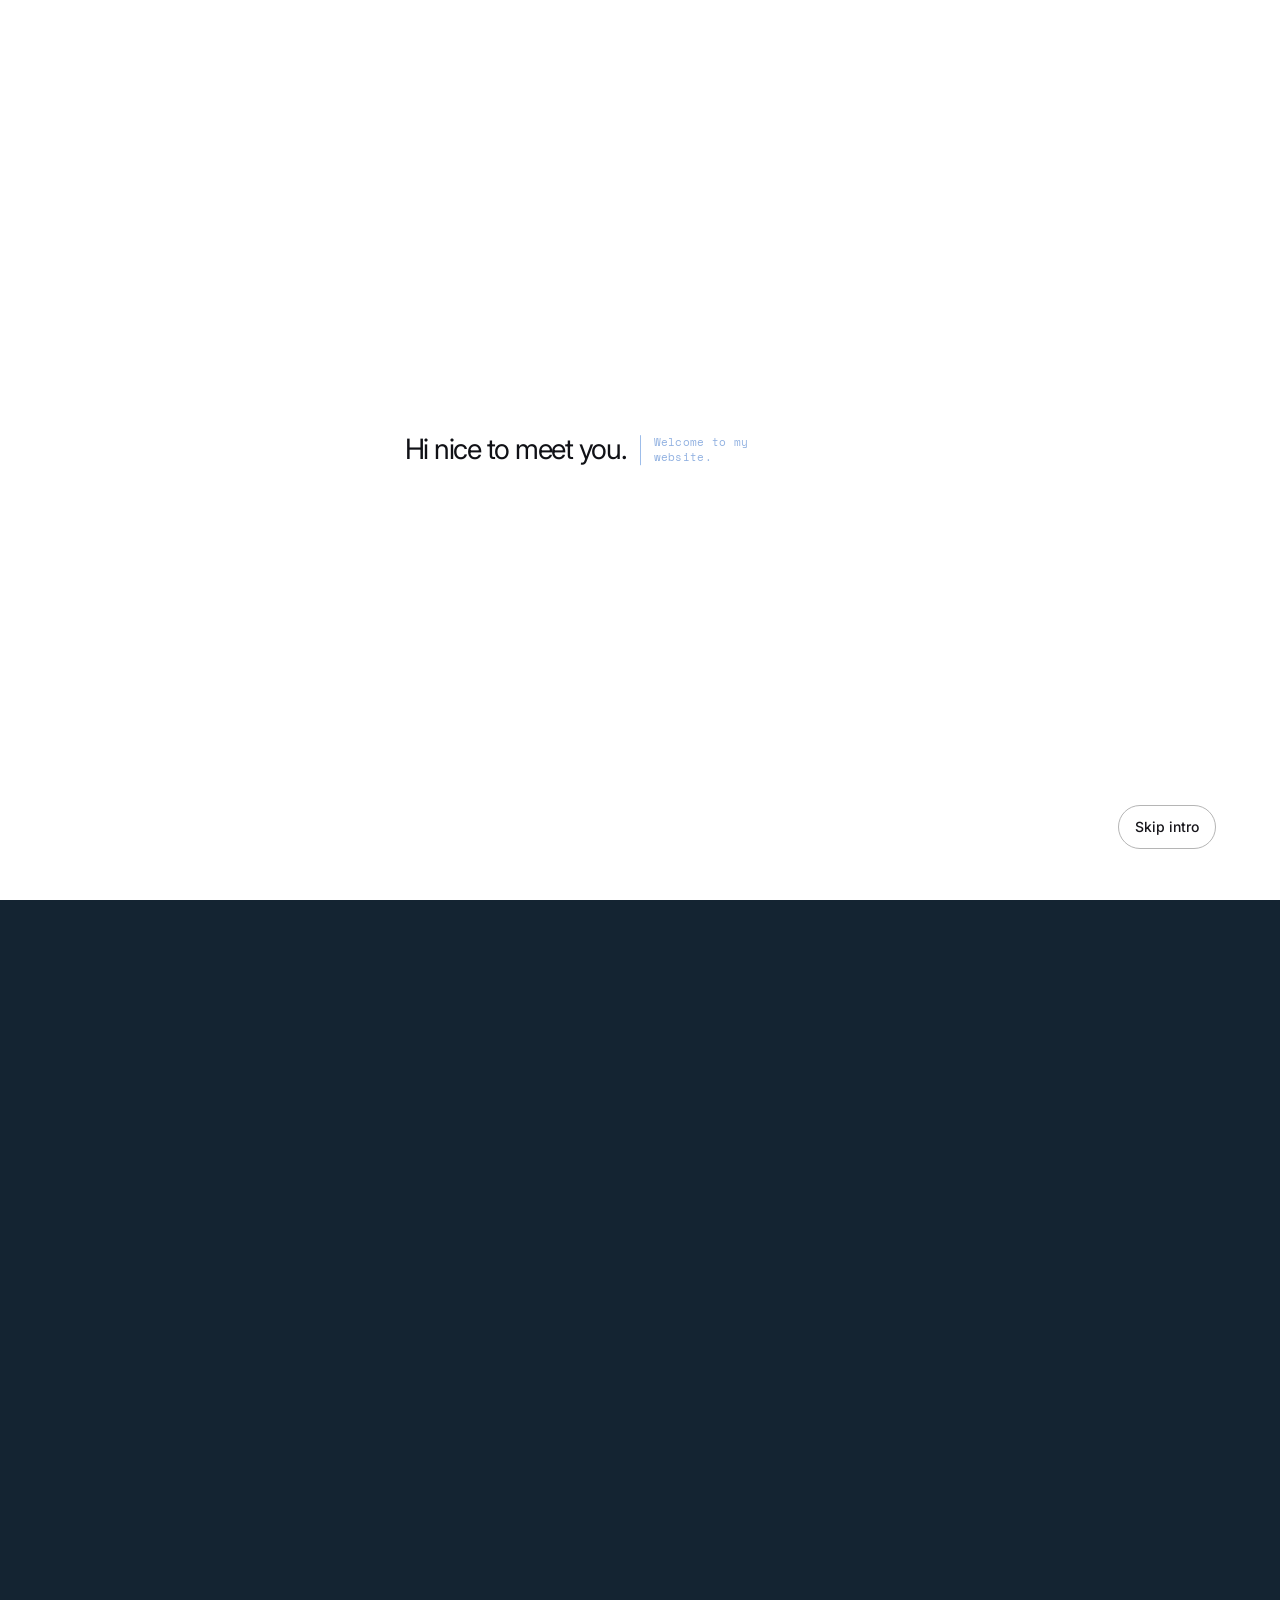
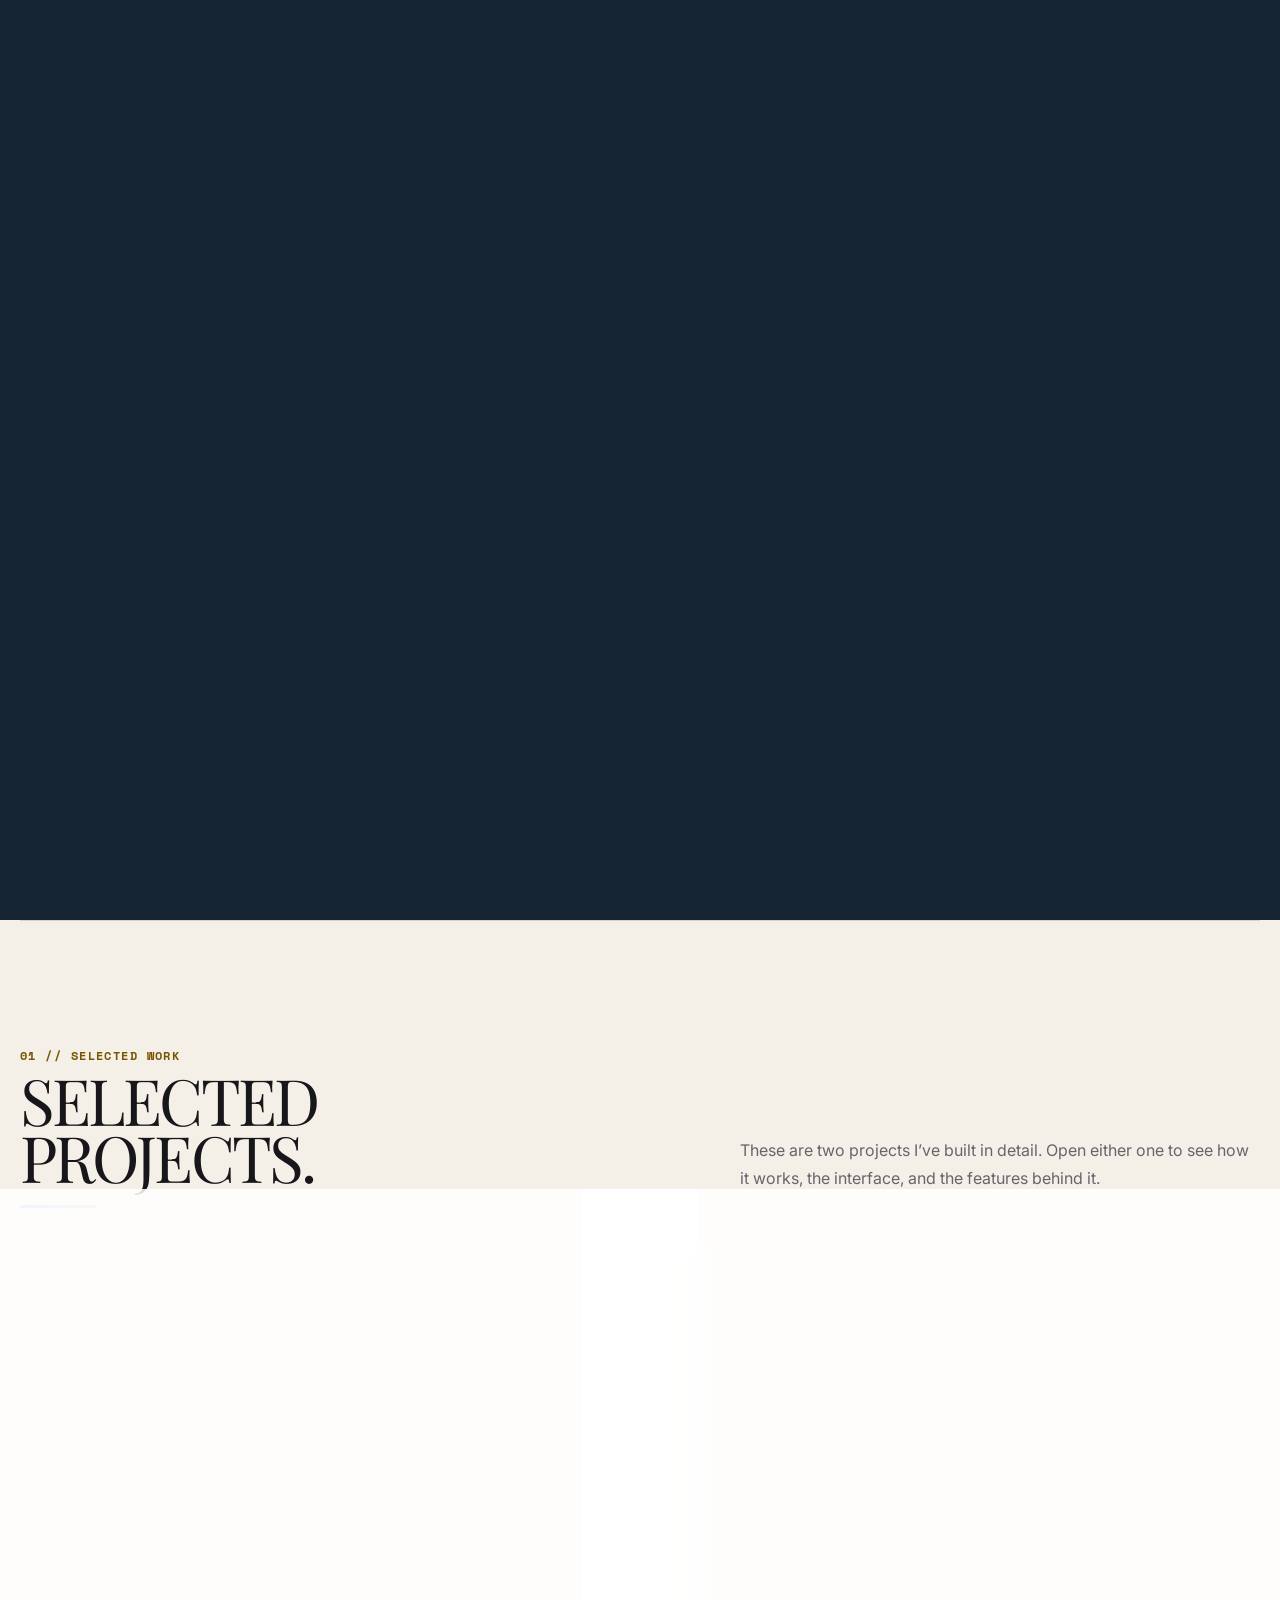
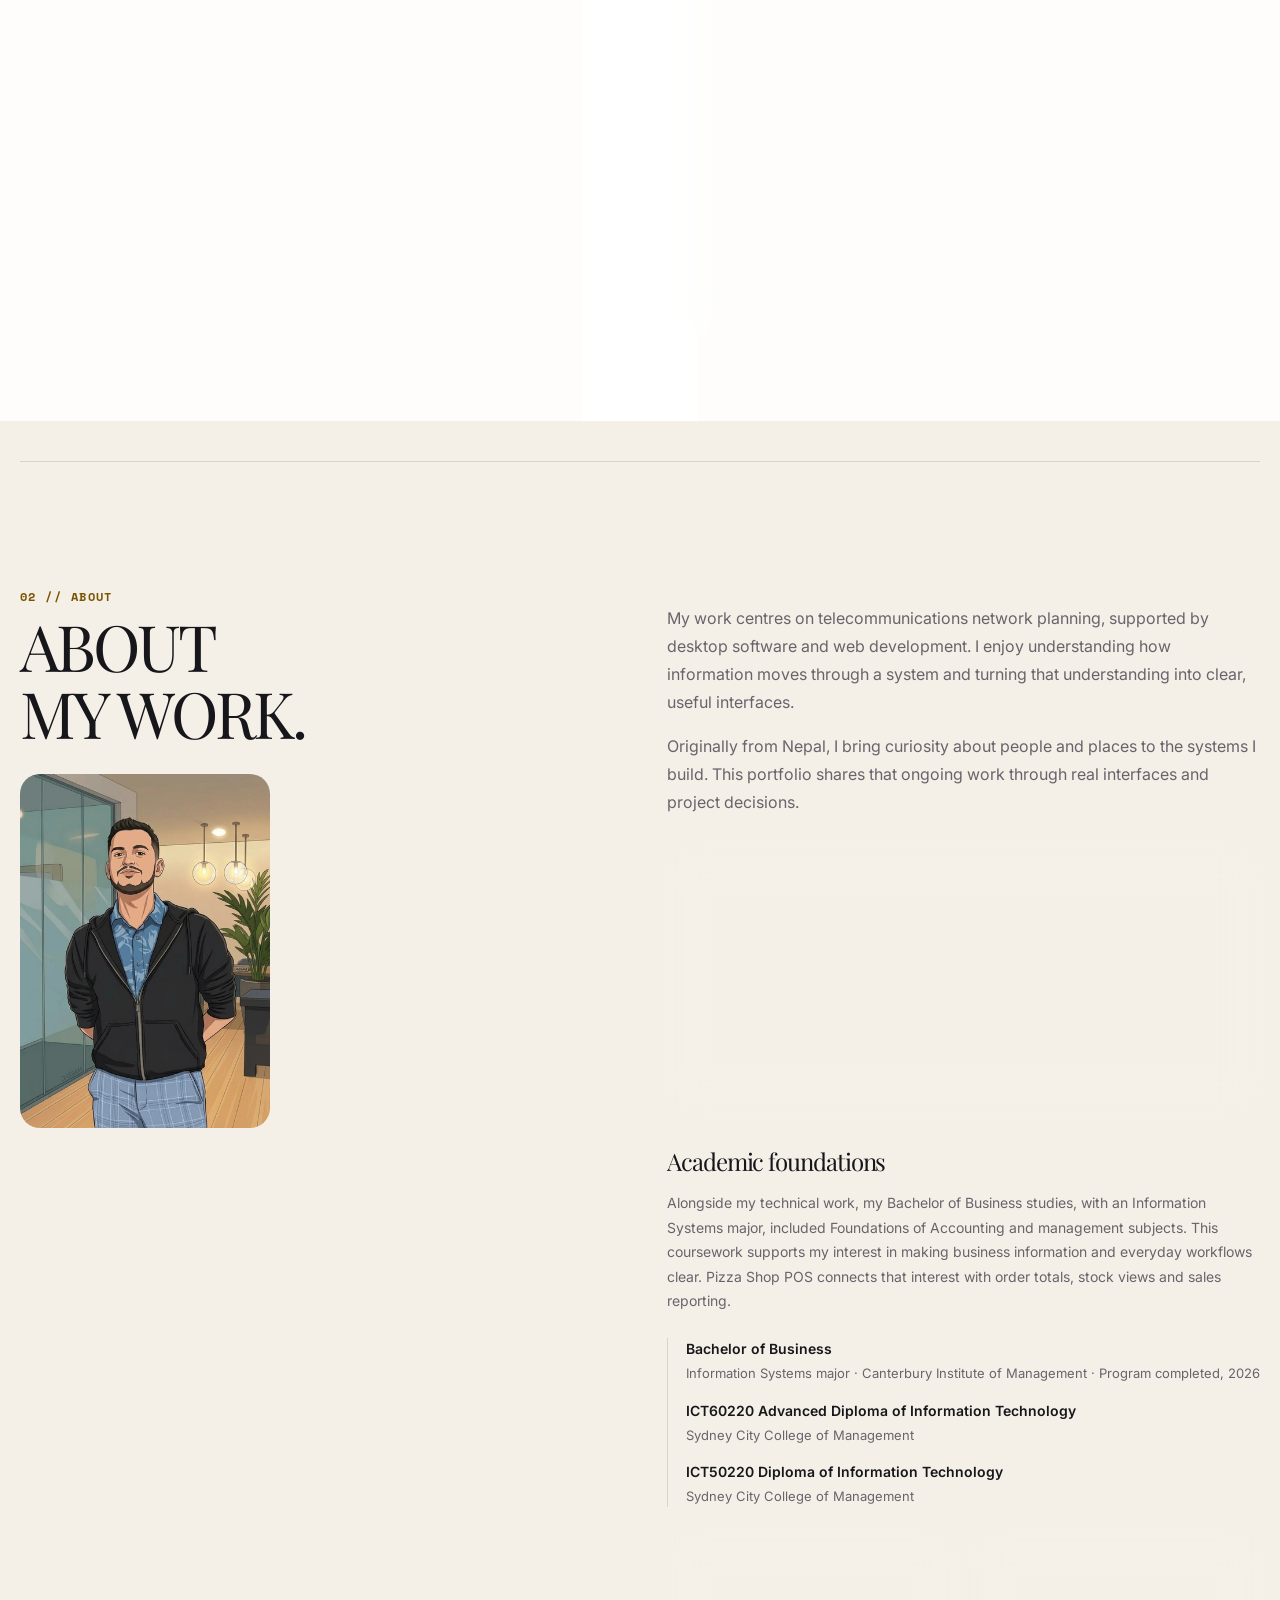
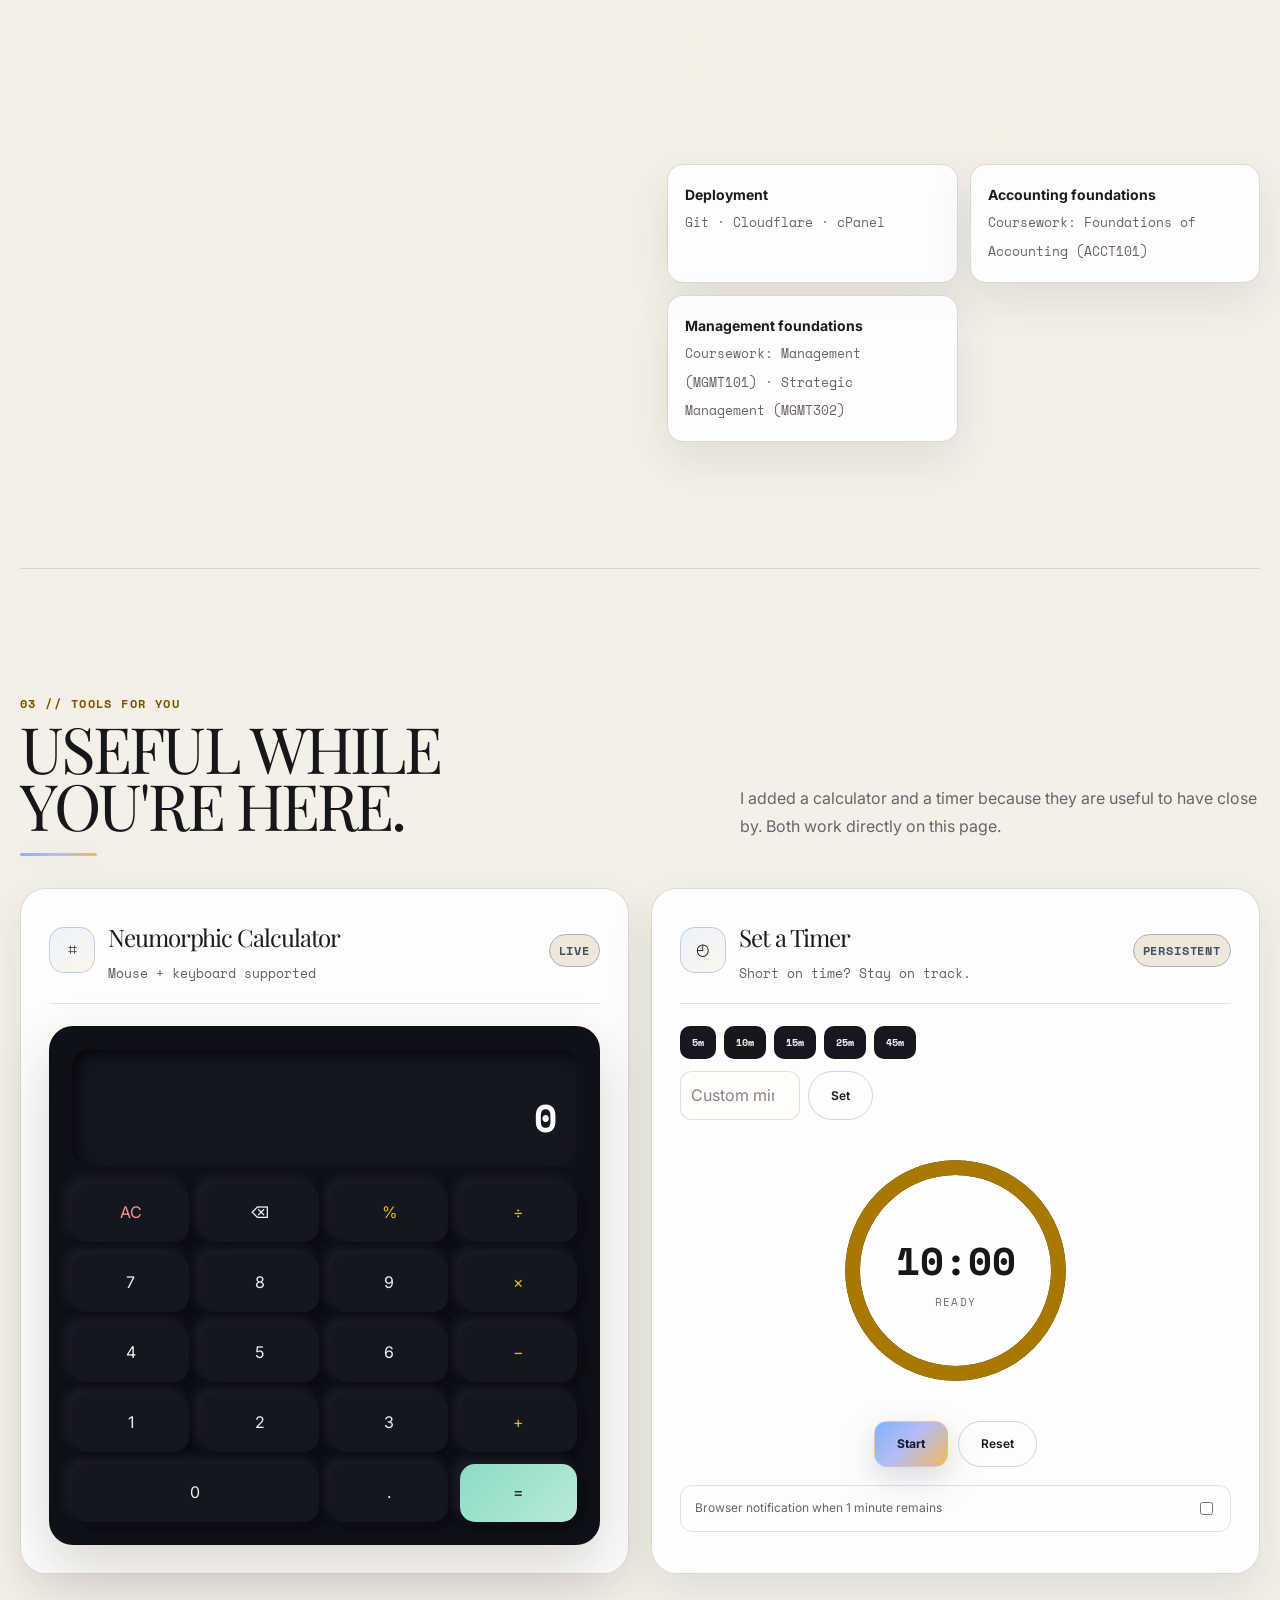
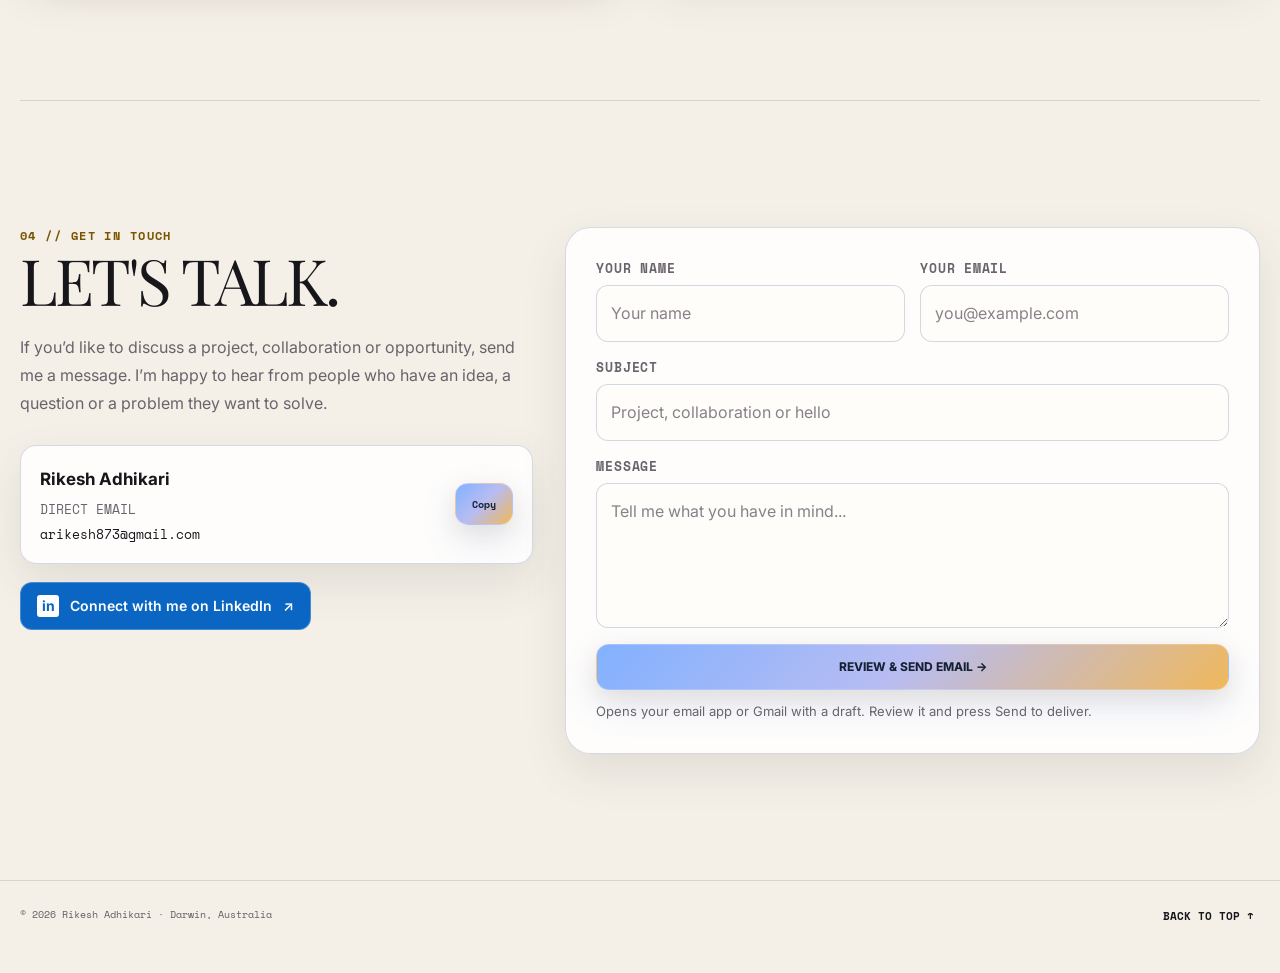
<file: index.html>
<!doctype html>

<html lang="en">
  <head>
    <meta content="v74-2026-11-20-navigation-timer" name="portfolio-build" />
    <meta charset="utf-8" />
    <meta content="width=device-width,initial-scale=1,viewport-fit=cover" name="viewport" />
    <title>Rikesh Adhikari | Telecommunications Network Planner &amp; Developer</title>
    <script src="theme-bootstrap.js?v=20261121-welcome-mask"></script>
    <link href="https://fonts.googleapis.com" rel="preconnect" />
    <link crossorigin="" href="https://fonts.gstatic.com" rel="preconnect" />
    <link
      href="https://fonts.googleapis.com/css2?family=Instrument+Serif:ital@0;1&amp;family=Inter:wght@300;400;500;600&amp;family=Playfair+Display:ital,wght@0,400;0,500;0,600;1,400&amp;family=Space+Mono:wght@400;700&amp;display=swap"
      rel="stylesheet"
    />
    <link href="assets/favicon.svg" rel="icon" />
    <link
      rel="preload"
      as="image"
      href="assets/images/scenery/nepal-himalayas.webp"
      fetchpriority="high"
    />
    <link href="styles.css?v=20261120-shared-pointer" rel="stylesheet" />
    <link href="./responsive-cinematic.css?v=20261116" rel="stylesheet" />
    <meta
      content="Rikesh Adhikari is a telecommunications network planner and developer based in Darwin, Australia. Explore his portfolio, software projects and web development work."
      name="description"
    />
    <link href="https://rikeshad.com/" rel="canonical" />
    <meta content="index, follow" name="robots" />
    <meta content="website" property="og:type" />
    <meta
      content="Rikesh Adhikari | Telecommunications Network Planner &amp; Developer"
      property="og:title"
    />
    <meta
      content="Rikesh Adhikari is a telecommunications network planner and developer based in Darwin, Australia. Explore his portfolio, software projects and web development work."
      property="og:description"
    />
    <meta content="https://rikeshad.com/" property="og:url" />
    <meta content="summary" name="twitter:card" />
    <meta content="Rikesh Adhikari" property="og:site_name" />
    <meta content="en_AU" property="og:locale" />
    <meta content="https://rikeshad.com/assets/images/home/rikesh-home.jpg" property="og:image" />
    <meta content="Portrait representing Rikesh Adhikari" property="og:image:alt" />
    <meta
      content="Rikesh Adhikari | Telecommunications Network Planner &amp; Developer"
      name="twitter:title"
    />
    <meta
      content="Rikesh Adhikari is a telecommunications network planner and developer based in Darwin, Australia. Explore his portfolio, software projects and web development work."
      name="twitter:description"
    />
    <script type="application/ld+json">
      {
        "@context": "https://schema.org",
        "@graph": [
          {
            "@type": "WebSite",
            "@id": "https://rikeshad.com/#website",
            "url": "https://rikeshad.com/",
            "name": "Rikesh Adhikari",
            "description": "Official portfolio of Rikesh Adhikari, a telecommunications network planner and developer based in Darwin, Australia.",
            "inLanguage": "en-AU",
            "publisher": {
              "@id": "https://rikeshad.com/#person"
            }
          },
          {
            "@type": "Person",
            "@id": "https://rikeshad.com/#person",
            "name": "Rikesh Adhikari",
            "url": "https://rikeshad.com/",
            "image": "https://rikeshad.com/assets/images/home/rikesh-home.jpg",
            "description": "Telecommunications network planner and developer in Darwin, Northern Territory, Australia.",
            "jobTitle": "Telecommunications Network Planner",
            "homeLocation": {
              "@type": "Place",
              "name": "Darwin, Northern Territory, Australia"
            },
            "knowsAbout": [
              "Telecommunications network planning",
              "Desktop software development",
              "Web development",
              "JavaScript",
              "MySQL"
            ]
          },
          {
            "@type": "WebPage",
            "@id": "https://rikeshad.com/#webpage",
            "url": "https://rikeshad.com/",
            "name": "Rikesh Adhikari | Telecommunications Network Planner & Developer",
            "description": "Rikesh Adhikari is a telecommunications network planner and developer based in Darwin, Australia. Explore his portfolio, software projects and web development work.",
            "inLanguage": "en-AU",
            "isPartOf": {
              "@id": "https://rikeshad.com/#website"
            },
            "about": {
              "@id": "https://rikeshad.com/#person"
            }
          }
        ]
      }
    </script>
    <link href="visual-polish.css?v=20261120-seamless-header" rel="stylesheet" />
    <link href="cinematic-journey.css?v=20261121-welcome-mask" rel="stylesheet" />
  </head>
  <body class="portfolio-home">
    <div class="site-intro motion-welcome" id="site-intro" role="dialog" aria-modal="true" aria-labelledby="intro-heading" aria-describedby="intro-description">
      <div class="welcome-composition">
        <div class="welcome-primary-mask"><h2 class="welcome-primary-text" id="intro-heading">Hi nice to meet you.</h2></div>
        <span class="welcome-divider" aria-hidden="true"></span>
        <div class="welcome-secondary-mask"><p class="welcome-secondary-text" id="intro-description">Welcome to my website.</p></div>
      </div>
      <div class="welcome-dark-wipe" aria-hidden="true"></div>
      <button class="welcome-skip" type="button" data-skip-intro>Skip intro</button>
    </div>
        <a class="skip-link" href="#projects">Skip to projects</a>
    <div class="journey-waves page-waves" aria-hidden="true">
      <svg class="wave-mask-defs" width="0" height="0" focusable="false">
        <defs>
          <linearGradient id="page-wave-fade" x1="0" y1="0" x2="0" y2="1">
            <stop stop-color="white" stop-opacity="0" />
            <stop offset=".12" stop-color="white" />
            <stop offset=".9" stop-color="white" />
            <stop offset="1" stop-color="white" stop-opacity="0" />
          </linearGradient>
          <mask
            id="page-wave-mask"
            x="0"
            y="0"
            width="1"
            height="1"
            maskUnits="userSpaceOnUse"
            mask-type="luminance"
          >
            <rect data-wave-mask-base width="1" height="1" fill="url(#page-wave-fade)" />
            <g data-wave-mask-holes fill="black"></g>
          </mask>
        </defs>
      </svg>
      <canvas class="page-wave-surface" width="1" height="1"></canvas>
      <span class="journey-still-wave"></span>
    </div>
    <div class="toast" id="toast" role="status"></div>
    <header class="site-header">
      <div class="nav-shell glass">
        <a class="brand" data-scroll-target="home" href="#home">
          <span class="brand-mark">RA</span>
          <span class="brand-copy"
            ><strong>RIKESH ADHIKARI</strong><small>Telecommunications Network Planner</small></span
          >
        </a>
        <nav aria-label="Primary" class="site-nav">
          <a class="nav-btn active" data-scroll-target="home" href="#home">Home</a>
          <a class="nav-btn" data-scroll-target="projects" href="#projects">Projects</a>
          <a class="nav-btn" data-scroll-target="tools" href="#tools">Tools</a>
          <a class="nav-btn" data-scroll-target="about" href="#about">About</a>
          <a class="nav-btn nav-link" href="/darwin/">Darwin</a>
        </nav>
        <div class="nav-right nav-actions">
          <button
            aria-label="Switch colour mode"
            class="theme-toggle nav-theme-toggle"
            data-theme-toggle=""
            title="Switch colour mode"
            type="button"
          >
            <span aria-hidden="true" class="theme-toggle-icon" data-theme-icon="">☾</span
            ><span data-theme-label="">Night</span>
          </button>
          <a class="nav-contact" data-scroll-target="contact" href="#contact">Contact</a>
        </div>
        <button
          aria-controls="mobile-navigation"
          aria-expanded="false"
          aria-label="Open navigation"
          class="menu-toggle"
          data-menu-toggle=""
          type="button"
        >
          ☰
        </button>
      </div>
      <div aria-label="Mobile navigation" class="mobile-menu glass" id="mobile-navigation" inert>
        <a class="nav-btn active" data-scroll-target="home" href="#home">Home</a>
        <a class="nav-btn" data-scroll-target="projects" href="#projects">Projects</a>
        <a class="nav-btn" data-scroll-target="tools" href="#tools">Tools</a>
        <a class="nav-btn" data-scroll-target="about" href="#about">About</a>
        <a class="nav-btn nav-link" href="/darwin/">Darwin</a>
        <button
          aria-label="Switch colour mode"
          class="theme-toggle theme-toggle-mobile"
          data-theme-toggle=""
          title="Switch colour mode"
          type="button"
        >
          <span aria-hidden="true" class="theme-toggle-icon" data-theme-icon="">☾</span
          ><span data-theme-label="">Night mode</span>
        </button>
        <a class="nav-contact mobile-contact" data-scroll-target="contact" href="#contact"
          >Contact</a
        >
      </div>
      <button
        aria-label="Close navigation"
        class="mobile-menu-backdrop"
        data-menu-backdrop=""
        tabindex="-1"
        type="button"
      ></button>
    </header>
    <main id="main-content">
      <section class="journey-story" id="home" tabindex="-1" aria-label="My work and journey">
        <div class="journey-stage">
          <div class="journey-scenery" aria-hidden="true">
            <img
              class="journey-nepal"
              src="assets/images/scenery/nepal-himalayas.webp"
              width="1672"
              height="941"
              alt=""
              fetchpriority="high"
              decoding="async"
            /><img
              class="journey-darwin"
              data-darwin-src="assets/images/scenery/darwin-artwork-fallback.webp"
              alt=""
              decoding="async"
            />
          </div>
          <div class="journey-orb" aria-hidden="true">
            <svg class="wire-orb-art" viewBox="0 0 800 800" focusable="false">
              <g class="wire-orb-rotate">
                <path
                  class="wire-orb-back"
                  d="M263.6 649.3L330.1 668.2M400.0 666.9L330.1 668.2M530.7 607.6L468.4 646.0M400.0 666.9L468.4 646.0M330.1 668.2L315.8 673.2M400.0 666.9L388.2 685.6M330.1 668.2L388.2 685.6M530.7 607.6L540.4 637.0M540.0 649.9L540.4 637.0M468.4 646.0L540.4 637.0M400.0 666.9L472.1 671.8M540.0 649.9L472.1 671.8M468.4 646.0L472.1 671.8M388.2 685.6L472.1 671.8M540.4 637.0L472.1 671.8M307.3 209.1L281.4 174.8M263.1 155.5L281.4 174.8M263.1 155.5L326.5 123.2M537.0 149.7L481.2 136.5M421.5 143.2L481.2 136.5M472.2 123.1L481.2 136.5M307.3 209.1L362.2 168.2M421.5 143.2L362.2 168.2M281.4 174.8L362.2 168.2M421.5 143.2L411.7 116.9M481.2 136.5L411.7 116.9M263.1 155.5L340.4 136.7M421.5 143.2L340.4 136.7M281.4 174.8L340.4 136.7M326.5 123.2L340.4 136.7M362.2 168.2L340.4 136.7M411.7 116.9L340.4 136.7M263.6 649.3L261.3 625.3M269.1 586.3L261.3 625.3M330.1 668.2L261.3 625.3M309.8 477.9L285.7 535.9M269.1 586.3L285.7 535.9M400.0 666.9L330.4 637.2M269.1 586.3L330.4 637.2M330.1 668.2L330.4 637.2M261.3 625.3L330.4 637.2M530.7 607.6L477.4 592.4M420.6 564.2L477.4 592.4M468.4 646.0L477.4 592.4M309.8 477.9L363.6 525.2M420.6 564.2L363.6 525.2M285.7 535.9L363.6 525.2M400.0 666.9L411.1 624.6M420.6 564.2L411.1 624.6M468.4 646.0L411.1 624.6M330.4 637.2L411.1 624.6M477.4 592.4L411.1 624.6M269.1 586.3L343.1 583.5M420.6 564.2L343.1 583.5M285.7 535.9L343.1 583.5M330.4 637.2L343.1 583.5M363.6 525.2L343.1 583.5M411.1 624.6L343.1 583.5M307.3 209.1L296.8 269.1M293.9 336.6L296.8 269.1M309.8 477.9L298.3 407.5M293.9 336.6L298.3 407.5M530.7 607.6L552.0 550.4M562.0 484.2L552.0 550.4M477.4 592.4L552.0 550.4M547.6 342.1L560.4 413.4M562.0 484.2L560.4 413.4M420.6 564.2L495.4 530.2M562.0 484.2L495.4 530.2M477.4 592.4L495.4 530.2M552.0 550.4L495.4 530.2M537.0 149.7L557.9 180.0M566.4 224.8L557.9 180.0M481.2 136.5L557.9 180.0M547.6 342.1L562.6 280.2M566.4 224.8L562.6 280.2M421.5 143.2L499.0 173.6M566.4 224.8L499.0 173.6M481.2 136.5L499.0 173.6M557.9 180.0L499.0 173.6M307.3 209.1L369.8 226.8M433.1 256.3L369.8 226.8M362.2 168.2L369.8 226.8M296.8 269.1L369.8 226.8M547.6 342.1L493.5 295.5M433.1 256.3L493.5 295.5M562.6 280.2L493.5 295.5M421.5 143.2L428.8 191.5M433.1 256.3L428.8 191.5M362.2 168.2L428.8 191.5M499.0 173.6L428.8 191.5M369.8 226.8L428.8 191.5M293.9 336.6L361.6 291.7M433.1 256.3L361.6 291.7M296.8 269.1L361.6 291.7M369.8 226.8L361.6 291.7M566.4 224.8L503.3 233.2M433.1 256.3L503.3 233.2M562.6 280.2L503.3 233.2M499.0 173.6L503.3 233.2M493.5 295.5L503.3 233.2M428.8 191.5L503.3 233.2M309.8 477.9L370.5 446.4M432.6 411.9L370.5 446.4M363.6 525.2L370.5 446.4M298.3 407.5L370.5 446.4M547.6 342.1L492.8 376.6M432.6 411.9L492.8 376.6M560.4 413.4L492.8 376.6M493.5 295.5L492.8 376.6M420.6 564.2L427.9 491.3M432.6 411.9L427.9 491.3M363.6 525.2L427.9 491.3M495.4 530.2L427.9 491.3M370.5 446.4L427.9 491.3M293.9 336.6L361.9 373.3M432.6 411.9L361.9 373.3M298.3 407.5L361.9 373.3M361.6 291.7L361.9 373.3M370.5 446.4L361.9 373.3M562.0 484.2L501.0 449.8M432.6 411.9L501.0 449.8M560.4 413.4L501.0 449.8M495.4 530.2L501.0 449.8M492.8 376.6L501.0 449.8M427.9 491.3L501.0 449.8M433.1 256.3L434.4 331.7M432.6 411.9L434.4 331.7M493.5 295.5L434.4 331.7M361.6 291.7L434.4 331.7M492.8 376.6L434.4 331.7M361.9 373.3L434.4 331.7M530.7 607.6L592.5 576.3M641.6 531.1L592.5 576.3M540.4 637.0L592.5 576.3M552.0 550.4L592.5 576.3M641.6 531.1L674.0 474.5M641.6 531.1L601.4 599.3M540.4 637.0L601.4 599.3M592.5 576.3L601.4 599.3M562.0 484.2L610.5 512.3M641.6 531.1L610.5 512.3M552.0 550.4L610.5 512.3M592.5 576.3L610.5 512.3M557.9 180.0L600.3 195.7M566.4 224.8L616.7 232.8M648.6 257.8L616.7 232.8M557.9 180.0L616.7 232.8M600.3 195.7L616.7 232.8M641.6 531.1L650.8 538.2M547.6 342.1L604.9 354.3M649.6 370.3L604.9 354.3M560.4 413.4L604.9 354.3M562.6 280.2L604.9 354.3M686.2 410.3L677.8 389.3M649.6 370.3L677.8 389.3M674.0 474.5L677.8 389.3M678.1 331.2L677.8 389.3M562.0 484.2L615.0 429.6M649.6 370.3L615.0 429.6M560.4 413.4L615.0 429.6M610.5 512.3L615.0 429.6M604.9 354.3L615.0 429.6M566.4 224.8L618.0 292.3M649.6 370.3L618.0 292.3M562.6 280.2L618.0 292.3M616.7 232.8L618.0 292.3M604.9 354.3L618.0 292.3M641.6 531.1L657.9 452.3M649.6 370.3L657.9 452.3M674.0 474.5L657.9 452.3M610.5 512.3L657.9 452.3M677.8 389.3L657.9 452.3M615.0 429.6L657.9 452.3M648.6 257.8L661.7 311.2M649.6 370.3L661.7 311.2M678.1 331.2L661.7 311.2M616.7 232.8L661.7 311.2M677.8 389.3L661.7 311.2M618.0 292.3L661.7 311.2M263.6 649.3L202.1 601.9M156.0 539.6L202.1 601.9M261.3 625.3L202.1 601.9M121.5 390.0L128.5 467.2M156.0 539.6L128.5 467.2M269.1 586.3L204.6 571.6M156.0 539.6L204.6 571.6M261.3 625.3L204.6 571.6M202.1 601.9L204.6 571.6M121.5 390.0L124.5 325.1M263.1 155.5L196.9 198.9M307.3 209.1L241.4 238.5M185.9 280.1L241.4 238.5M281.4 174.8L241.4 238.5M296.8 269.1L241.4 238.5M121.5 390.0L144.8 331.7M185.9 280.1L144.8 331.7M124.5 325.1L144.8 331.7M263.1 155.5L215.0 209.8M185.9 280.1L215.0 209.8M281.4 174.8L215.0 209.8M196.9 198.9L215.0 209.8M241.4 238.5L215.0 209.8M293.9 336.6L233.5 304.6M185.9 280.1L233.5 304.6M296.8 269.1L233.5 304.6M241.4 238.5L233.5 304.6M185.9 280.1L156.2 265.7M124.5 325.1L156.2 265.7M196.9 198.9L156.2 265.7M144.8 331.7L156.2 265.7M215.0 209.8L156.2 265.7M309.8 477.9L245.1 462.2M189.5 441.5L245.1 462.2M285.7 535.9L245.1 462.2M298.3 407.5L245.1 462.2M121.5 390.0L147.1 417.0M189.5 441.5L147.1 417.0M128.5 467.2L147.1 417.0M144.8 331.7L147.1 417.0M269.1 586.3L220.9 519.2M189.5 441.5L220.9 519.2M285.7 535.9L220.9 519.2M204.6 571.6L220.9 519.2M245.1 462.2L220.9 519.2M293.9 336.6L234.9 387.8M189.5 441.5L234.9 387.8M298.3 407.5L234.9 387.8M233.5 304.6L234.9 387.8M245.1 462.2L234.9 387.8M156.0 539.6L161.9 493.7M189.5 441.5L161.9 493.7M128.5 467.2L161.9 493.7M204.6 571.6L161.9 493.7M147.1 417.0L161.9 493.7M220.9 519.2L161.9 493.7M185.9 280.1L177.4 359.6M189.5 441.5L177.4 359.6M144.8 331.7L177.4 359.6M233.5 304.6L177.4 359.6M147.1 417.0L177.4 359.6M234.9 387.8L177.4 359.6M121.5 390.0L113.9 411.0M128.5 467.2L113.9 411.0"
                />
                <path
                  class="wire-orb-front"
                  d="M256.6 172.2L326.0 134.0M400.0 117.4L326.0 134.0M537.0 149.7L472.2 123.1M400.0 117.4L472.2 123.1M256.6 172.2L311.4 179.8M375.7 206.0L311.4 179.8M326.0 134.0L311.4 179.8M509.2 305.7L443.8 249.2M375.7 206.0L443.8 249.2M400.0 117.4L387.5 147.3M375.7 206.0L387.5 147.3M326.0 134.0L387.5 147.3M311.4 179.8L387.5 147.3M537.0 149.7L547.6 160.4M546.8 191.1L547.6 160.4M472.2 123.1L547.6 160.4M509.2 305.7L533.9 240.6M546.8 191.1L533.9 240.6M443.8 249.2L533.9 240.6M400.0 117.4L476.2 140.4M546.8 191.1L476.2 140.4M472.2 123.1L476.2 140.4M387.5 147.3L476.2 140.4M547.6 160.4L476.2 140.4M375.7 206.0L465.9 187.2M546.8 191.1L465.9 187.2M443.8 249.2L465.9 187.2M387.5 147.3L465.9 187.2M533.9 240.6L465.9 187.2M476.2 140.4L465.9 187.2M263.6 649.3L315.8 673.2M376.8 676.6L315.8 673.2M505.7 617.5L442.0 657.8M376.8 676.6L442.0 657.8M376.8 676.6L388.2 685.6M315.8 673.2L388.2 685.6M505.7 617.5L528.4 643.8M540.0 649.9L528.4 643.8M442.0 657.8L528.4 643.8M376.8 676.6L462.6 677.0M540.0 649.9L462.6 677.0M442.0 657.8L462.6 677.0M388.2 685.6L462.6 677.0M528.4 643.8L462.6 677.0M472.1 671.8L462.6 677.0M509.2 305.7L523.9 390.8M528.2 476.6L523.9 390.8M505.7 617.5L521.8 554.6M528.2 476.6L521.8 554.6M256.6 172.2L254.3 154.1M263.1 155.5L254.3 154.1M326.0 134.0L254.3 154.1M400.0 117.4L326.5 123.2M326.0 134.0L326.5 123.2M254.3 154.1L326.5 123.2M400.0 117.4L411.7 116.9M472.2 123.1L411.7 116.9M326.5 123.2L411.7 116.9M686.2 410.3L674.0 474.5M540.0 649.9L601.4 599.3M537.0 149.7L600.3 195.7M648.6 257.8L600.3 195.7M547.6 160.4L600.3 195.7M686.2 410.3L678.1 331.2M648.6 257.8L678.1 331.2M546.8 191.1L609.6 215.9M648.6 257.8L609.6 215.9M547.6 160.4L609.6 215.9M600.3 195.7L609.6 215.9M509.2 305.7L582.9 326.6M639.3 352.8L582.9 326.6M533.9 240.6L582.9 326.6M523.9 390.8L582.9 326.6M686.2 410.3L674.2 381.5M639.3 352.8L674.2 381.5M678.1 331.2L674.2 381.5M546.8 191.1L603.5 264.6M639.3 352.8L603.5 264.6M533.9 240.6L603.5 264.6M609.6 215.9L603.5 264.6M582.9 326.6L603.5 264.6M528.2 476.6L595.1 414.4M639.3 352.8L595.1 414.4M523.9 390.8L595.1 414.4M582.9 326.6L595.1 414.4M648.6 257.8L657.2 298.8M639.3 352.8L657.2 298.8M678.1 331.2L657.2 298.8M609.6 215.9L657.2 298.8M674.2 381.5L657.2 298.8M603.5 264.6L657.2 298.8M505.7 617.5L578.1 581.4M634.9 531.6L578.1 581.4M528.4 643.8L578.1 581.4M521.8 554.6L578.1 581.4M686.2 410.3L671.6 472.7M634.9 531.6L671.6 472.7M674.0 474.5L671.6 472.7M674.2 381.5L671.6 472.7M540.0 649.9L596.5 602.0M634.9 531.6L596.5 602.0M528.4 643.8L596.5 602.0M601.4 599.3L596.5 602.0M578.1 581.4L596.5 602.0M528.2 476.6L593.1 510.6M634.9 531.6L593.1 510.6M521.8 554.6L593.1 510.6M595.1 414.4L593.1 510.6M578.1 581.4L593.1 510.6M634.9 531.6L650.8 538.2M674.0 474.5L650.8 538.2M601.4 599.3L650.8 538.2M671.6 472.7L650.8 538.2M596.5 602.0L650.8 538.2M639.3 352.8L650.0 445.4M634.9 531.6L650.0 445.4M674.2 381.5L650.0 445.4M595.1 414.4L650.0 445.4M671.6 472.7L650.0 445.4M593.1 510.6L650.0 445.4M256.6 172.2L193.9 211.2M148.9 263.8L193.9 211.2M254.3 154.1L193.9 211.2M148.9 263.8L124.5 325.1M148.9 263.8L196.9 198.9M254.3 154.1L196.9 198.9M193.9 211.2L196.9 198.9M148.9 263.8L156.2 265.7M263.6 649.3L234.2 631.0M216.5 593.2L234.2 631.0M315.8 673.2L234.2 631.0M202.1 601.9L234.2 631.0M224.9 468.7L213.0 537.8M216.5 593.2L213.0 537.8M376.8 676.6L291.6 647.8M216.5 593.2L291.6 647.8M315.8 673.2L291.6 647.8M234.2 631.0L291.6 647.8M156.0 539.6L174.1 574.3M216.5 593.2L174.1 574.3M202.1 601.9L174.1 574.3M234.2 631.0L174.1 574.3M256.6 172.2L227.1 228.9M210.8 301.6L227.1 228.9M311.4 179.8L227.1 228.9M193.9 211.2L227.1 228.9M224.9 468.7L209.9 384.1M210.8 301.6L209.9 384.1M375.7 206.0L287.0 245.8M210.8 301.6L287.0 245.8M311.4 179.8L287.0 245.8M227.1 228.9L287.0 245.8M148.9 263.8L166.9 275.7M210.8 301.6L166.9 275.7M193.9 211.2L166.9 275.7M227.1 228.9L166.9 275.7M509.2 305.7L436.4 342.8M359.6 385.2L436.4 342.8M443.8 249.2L436.4 342.8M523.9 390.8L436.4 342.8M224.9 468.7L286.7 428.6M359.6 385.2L286.7 428.6M209.9 384.1L286.7 428.6M375.7 206.0L365.9 288.5M359.6 385.2L365.9 288.5M443.8 249.2L365.9 288.5M287.0 245.8L365.9 288.5M436.4 342.8L365.9 288.5M528.2 476.6L447.1 433.0M359.6 385.2L447.1 433.0M523.9 390.8L447.1 433.0M436.4 342.8L447.1 433.0M210.8 301.6L277.5 339.5M359.6 385.2L277.5 339.5M209.9 384.1L277.5 339.5M287.0 245.8L277.5 339.5M286.7 428.6L277.5 339.5M365.9 288.5L277.5 339.5M505.7 617.5L435.4 603.2M360.4 571.6L435.4 603.2M442.0 657.8L435.4 603.2M521.8 554.6L435.4 603.2M224.9 468.7L287.9 525.3M360.4 571.6L287.9 525.3M213.0 537.8L287.9 525.3M286.7 428.6L287.9 525.3M376.8 676.6L367.1 638.0M360.4 571.6L367.1 638.0M442.0 657.8L367.1 638.0M291.6 647.8L367.1 638.0M435.4 603.2L367.1 638.0M528.2 476.6L446.6 531.3M360.4 571.6L446.6 531.3M521.8 554.6L446.6 531.3M447.1 433.0L446.6 531.3M435.4 603.2L446.6 531.3M216.5 593.2L280.7 592.8M360.4 571.6L280.7 592.8M213.0 537.8L280.7 592.8M291.6 647.8L280.7 592.8M287.9 525.3L280.7 592.8M367.1 638.0L280.7 592.8M359.6 385.2L357.7 483.9M360.4 571.6L357.7 483.9M286.7 428.6L357.7 483.9M447.1 433.0L357.7 483.9M287.9 525.3L357.7 483.9M446.6 531.3L357.7 483.9M128.5 432.3L113.9 411.0M124.5 325.1L113.9 411.0M224.9 468.7L166.1 452.2M128.5 432.3L166.1 452.2M213.0 537.8L166.1 452.2M209.9 384.1L166.1 452.2M156.0 539.6L129.1 491.9M128.5 432.3L129.1 491.9M128.5 467.2L129.1 491.9M174.1 574.3L129.1 491.9M113.9 411.0L129.1 491.9M148.9 263.8L124.9 344.2M128.5 432.3L124.9 344.2M124.5 325.1L124.9 344.2M166.9 275.7L124.9 344.2M113.9 411.0L124.9 344.2M216.5 593.2L160.0 518.6M128.5 432.3L160.0 518.6M213.0 537.8L160.0 518.6M174.1 574.3L160.0 518.6M166.1 452.2L160.0 518.6M129.1 491.9L160.0 518.6M210.8 301.6L156.2 366.5M128.5 432.3L156.2 366.5M209.9 384.1L156.2 366.5M166.9 275.7L156.2 366.5M166.1 452.2L156.2 366.5M124.9 344.2L156.2 366.5"
                />
              </g>
            </svg>
          </div>
          <svg class="journey-network" viewBox="0 0 640 180" aria-hidden="true">
            <path pathLength="1" d="M20 135L150 55L305 110L455 30L615 95" />
            <g>
              <circle cx="20" cy="135" r="5" />
              <circle cx="150" cy="55" r="5" />
              <circle cx="305" cy="110" r="5" />
              <circle cx="455" cy="30" r="5" />
              <circle cx="615" cy="95" r="5" />
            </g>
          </svg>
          <div class="journey-chapters container">
            <article class="journey-chapter is-active" data-journey-chapter="0">
              <p class="journey-eyebrow">Telecommunications Network Planner</p>
              <h1>I plan networks.<br />I connect systems.</h1>
              <p class="journey-description">
                My work begins with how people, places and infrastructure fit together.
              </p>
            </article>
            <article class="journey-chapter" data-journey-chapter="1">
              <p class="journey-eyebrow">Desktop software</p>
              <h2>Software for<br />everyday work.</h2>
              <p class="journey-description">
                Pizza Shop POS brings ordering, stock and reporting into one desktop workflow.
              </p>
            </article>
            <article class="journey-chapter" data-journey-chapter="2">
              <p class="journey-eyebrow">Web development</p>
              <h2>Clear interfaces.<br />Useful experiences.</h2>
              <p class="journey-description">
                BrewBean explores product discovery, recommendations and responsive web design.
              </p>
            </article>
            <article class="journey-chapter" data-journey-chapter="3">
              <p class="journey-eyebrow">From Nepal to Darwin</p>
              <h2>A journey shaped<br />by people and place.</h2>
              <p class="journey-description">
                Originally from Nepal, now based in Darwin, Australia. These are the projects I am
                building along the way.
              </p>
            </article>
          </div>
          <div class="journey-controls container">
            <div class="journey-position">
              <span data-journey-count>01 / 04</span
              ><span class="journey-progress" aria-hidden="true"><i></i></span
              ><span class="journey-scroll"
                >Scroll to explore <span aria-hidden="true">&#8595;</span></span
              >
            </div>
            <a class="journey-skip" href="#projects"
              >Skip to projects <span aria-hidden="true">&#8594;</span></a
            >
          </div>
        </div>
      </section>
      <section class="section container" id="projects" tabindex="-1">
        <div class="section-head">
          <div>
            <div class="section-index">01 // SELECTED WORK</div>
            <h2>
              SELECTED
              <br />
              PROJECTS.
            </h2>
          </div>
          <p>
            These are two projects I’ve built in detail. Open either one to see how it works, the
            interface, and the features behind it.
          </p>
        </div>
        <div class="works-grid">
          <article class="work-card glass">
            <a
              class="work-preview"
              href="/projects/pizza-pos/"
              aria-label="View Pizza Shop POS case study"
              ><img
                src="assets/images/pos/thumbs/taking-order.webp"
                srcset="
                  assets/images/pos/thumbs/taking-order.webp      420w,
                  assets/images/pos/thumbs/taking-order-card.webp 960w
                "
                sizes="(max-width: 760px) calc(100vw - 64px), (max-width: 1100px) 44vw, 580px"
                width="2403"
                height="1504"
                loading="lazy"
                decoding="async"
                alt="Pizza Shop POS order entry with product selection and current order"
            /></a>
            <div>
              <span class="work-num"> 01 / DESKTOP APPLICATION </span>
              <h3>Pizza Shop POS</h3>
              <p>
                A desktop point-of-sale system for day-to-day pizza shop work, including orders,
                customer details, stock, reporting and staff workflows.
              </p>
              <div class="tag-row">
                <span class="tag"> Electron </span>
                <span class="tag"> JavaScript </span>
                <span class="tag"> MySQL </span>
                <span class="tag"> Desktop UI </span>
              </div>
            </div>
            <a class="btn btn-gold work-link" href="/projects/pizza-pos/"> View case study → </a>
          </article>
          <article class="work-card glass">
            <a class="work-preview" href="/projects/brewbean/" aria-label="View BrewBean case study"
              ><img
                src="assets/images/brewbean/thumbs/homepage.webp"
                srcset="
                  assets/images/brewbean/thumbs/homepage.webp      420w,
                  assets/images/brewbean/thumbs/homepage-card.webp 960w
                "
                sizes="(max-width: 760px) calc(100vw - 64px), (max-width: 1100px) 44vw, 580px"
                width="1891"
                height="949"
                loading="lazy"
                decoding="async"
                alt="BrewBean coffee website homepage"
            /></a>
            <div>
              <span class="work-num"> 02 / WEB PROJECT </span>
              <h3>BrewBean</h3>
              <p>
                A responsive coffee website with product discovery, personalised recommendations,
                loyalty features and subscription options.
              </p>
              <div class="tag-row">
                <span class="tag"> Responsive Web </span>
                <span class="tag"> E-commerce </span>
                <span class="tag"> Cloudflare </span>
              </div>
            </div>
            <a class="btn btn-gold work-link" href="/projects/brewbean/"> View case study → </a>
          </article>
        </div>
      </section>
      <section class="section container" id="about">
        <div class="about-grid">
          <div>
            <div class="section-index">02 // ABOUT</div>
            <h2>ABOUT<br />MY WORK.</h2>
            <img
              class="about-portrait"
              src="assets/images/home/rikesh-home-432.webp"
              width="432"
              height="612"
              loading="lazy"
              decoding="async"
              alt="Illustrated portrait of Rikesh Adhikari"
            />
          </div>
          <div class="about-copy">
            <p>
              My work centres on telecommunications network planning, supported by desktop software
              and web development. I enjoy understanding how information moves through a system and
              turning that understanding into clear, useful interfaces.
            </p>
            <p>
              Originally from Nepal, I bring curiosity about people and places to the systems I
              build. This portfolio shares that ongoing work through real interfaces and project
              decisions.
            </p>
            <div class="darwin-commitment glass">
              <div aria-hidden="true" class="darwin-love-mark">♥</div>
              <div>
                <span class="eyebrow"> DARWIN · MORE THAN A BASE </span>
                <h3>I LOVE DARWIN.</h3>
                <p>
                  Darwin feels like home to me. I value the community, the tropical lifestyle and
                  the character of the Northern Territory. I want to stay connected to Darwin for
                  the long term by living, working and contributing here.
                </p>
                <a class="darwin-love-link" href="/darwin/"> Explore the place I call home ↗ </a>
              </div>
            </div>
            <div class="education-background">
              <h3>Academic foundations</h3>
              <p>
                Alongside my technical work, my Bachelor of Business studies, with an Information
                Systems major, included Foundations of Accounting and management subjects. This
                coursework supports my interest in making business information and everyday
                workflows clear. Pizza Shop POS connects that interest with order totals, stock
                views and sales reporting.
              </p>
              <dl class="education-record">
                <div>
                  <dt>Bachelor of Business</dt>
                  <dd>
                    Information Systems major · Canterbury Institute of Management · Program
                    completed, 2026
                  </dd>
                </div>
                <div>
                  <dt>ICT60220 Advanced Diploma of Information Technology</dt>
                  <dd>Sydney City College of Management</dd>
                </div>
                <div>
                  <dt>ICT50220 Diploma of Information Technology</dt>
                  <dd>Sydney City College of Management</dd>
                </div>
              </dl>
            </div>
            <div class="skill-grid">
              <div class="skill-card">
                <strong> Telecommunications </strong>
                <span> Network planning · systems thinking </span>
              </div>
              <div class="skill-card">
                <strong> Desktop systems </strong>
                <span> Electron · Node.js </span>
              </div>
              <div class="skill-card">
                <strong> Databases </strong>
                <span> MySQL · data workflows </span>
              </div>
              <div class="skill-card">
                <strong> Web interfaces </strong>
                <span> HTML · CSS · JavaScript </span>
              </div>
              <div class="skill-card">
                <strong> Deployment </strong>
                <span> Git · Cloudflare · cPanel </span>
              </div>
              <div class="skill-card">
                <strong>Accounting foundations</strong>
                <span>Coursework: Foundations of Accounting (ACCT101)</span>
              </div>
              <div class="skill-card">
                <strong>Management foundations</strong>
                <span>Coursework: Management (MGMT101) · Strategic Management (MGMT302)</span>
              </div>
            </div>
          </div>
        </div>
      </section>
      <section class="section container" id="tools">
        <div class="section-head">
          <div>
            <div class="section-index">03 // TOOLS FOR YOU</div>
            <h2>
              USEFUL WHILE
              <br />
              YOU'RE HERE.
            </h2>
          </div>
          <p>
            I added a calculator and a timer because they are useful to have close by. Both work
            directly on this page.
          </p>
        </div>
        <div class="tools-grid">
          <article class="tool-card glass">
            <div class="tool-head">
              <div class="tool-title-wrap">
                <span class="tool-icon"> ⌗ </span>
                <div>
                  <h3>Neumorphic Calculator</h3>
                  <div class="tool-sub">Mouse + keyboard supported</div>
                </div>
              </div>
              <span class="tag"> LIVE </span>
            </div>
            <div class="neo-calc">
              <div class="calc-screen">
                <div class="calc-history" id="calc-history"></div>
                <div class="calc-display" id="calc-display">0</div>
              </div>
              <div class="calc-grid">
                <button class="calc-key danger" data-calc="clear">AC</button>
                <button class="calc-key" data-calc="delete">⌫</button>
                <button class="calc-key op" data-calc="%">%</button>
                <button class="calc-key op" data-calc="/">÷</button>
                <button class="calc-key" data-calc="7">7</button>
                <button class="calc-key" data-calc="8">8</button>
                <button class="calc-key" data-calc="9">9</button>
                <button class="calc-key op" data-calc="*">×</button>
                <button class="calc-key" data-calc="4">4</button>
                <button class="calc-key" data-calc="5">5</button>
                <button class="calc-key" data-calc="6">6</button>
                <button class="calc-key op" data-calc="-">−</button>
                <button class="calc-key" data-calc="1">1</button>
                <button class="calc-key" data-calc="2">2</button>
                <button class="calc-key" data-calc="3">3</button>
                <button class="calc-key op" data-calc="+">+</button>
                <button class="calc-key span2" data-calc="0">0</button>
                <button class="calc-key" data-calc=".">.</button>
                <button class="calc-key eq" data-calc="equals">=</button>
              </div>
            </div>
          </article>
          <article class="tool-card glass">
            <div class="tool-head">
              <div class="tool-title-wrap">
                <span class="tool-icon"> ◴ </span>
                <div>
                  <h3>Set a Timer</h3>
                  <div class="tool-sub">Short on time? Stay on track.</div>
                </div>
              </div>
              <span class="tag"> PERSISTENT </span>
            </div>
            <div class="timer-presets">
              <button class="preset" data-min="5">5m</button>
              <button class="preset active" data-min="10">10m</button>
              <button class="preset" data-min="15">15m</button>
              <button class="preset" data-min="25">25m</button>
              <button class="preset" data-min="45">45m</button>
            </div>
            <div class="custom-time">
              <input id="custom-min" max="180" min="1" placeholder="Custom min" type="number" />
              <button class="btn btn-glass" id="custom-set" type="button">Set</button>
            </div>
            <div class="timer-ring">
              <svg aria-hidden="true" viewbox="0 0 100 100">
                <circle
                  class="timer-track"
                  cx="50"
                  cy="50"
                  fill="none"
                  r="42"
                  stroke-width="6"
                ></circle>
                <circle
                  class="timer-progress"
                  cx="50"
                  cy="50"
                  fill="none"
                  id="timer-progress"
                  r="42"
                  stroke-linecap="round"
                  stroke-width="6"
                ></circle>
              </svg>
              <div class="timer-inner">
                <div class="timer-display" id="timer-display">10:00</div>
                <div class="timer-status" id="timer-status">Ready</div>
              </div>
            </div>
            <div class="timer-actions">
              <button class="btn btn-gold" id="timer-start" type="button">Start</button>
              <button class="btn btn-glass" id="timer-reset" type="button">Reset</button>
            </div>
            <div class="timer-alarm" id="timer-alarm" hidden>
              <p id="timer-alarm-message" role="status"></p>
              <div class="timer-actions">
                <button class="btn btn-glass" id="timer-enable-sound" type="button" hidden>
                  Enable alarm sound
                </button>
                <button class="btn btn-gold" id="timer-stop-alarm" type="button">Stop alarm</button>
              </div>
            </div>
            <label class="notify-row">
              <span> Browser notification when 1 minute remains </span>
              <input id="notify-toggle" type="checkbox" />
            </label>
          </article>
        </div>
      </section>
      <section class="section container" id="contact">
        <div class="contact-grid">
          <div class="contact-copy">
            <div class="section-index">04 // GET IN TOUCH</div>
            <h2>LET'S TALK.</h2>
            <p>
              If you’d like to discuss a project, collaboration or opportunity, send me a message.
              I’m happy to hear from people who have an idea, a question or a problem they want to
              solve.
            </p>
            <div class="identity-card glass">
              <div>
                <strong> Rikesh Adhikari </strong>
                <span> DIRECT EMAIL </span>
                <span class="email-value"> arikesh873@gmail.com </span>
              </div>
              <button class="copy-btn" data-copy-email="" type="button">Copy</button>
            </div>
            <a
              class="linkedin-connect"
              href="https://www.linkedin.com/in/rikesh-adhikari-808b80261/"
              target="_blank"
              rel="me noopener noreferrer"
              aria-label="Connect with Rikesh Adhikari on LinkedIn (opens in a new tab)"
              ><span class="linkedin-connect-mark" aria-hidden="true">in</span
              ><span>Connect with me on LinkedIn</span
              ><span class="linkedin-connect-arrow" aria-hidden="true">↗</span></a
            >
          </div>
          <form class="contact-form glass" id="contact-form">
            <div class="form-grid">
              <div class="field">
                <label for="name"> Your Name </label>
                <input
                  autocomplete="name"
                  id="name"
                  name="name"
                  placeholder="Your name"
                  required=""
                />
              </div>
              <div class="field">
                <label for="email"> Your Email </label>
                <input
                  autocomplete="email"
                  id="email"
                  name="email"
                  placeholder="you@example.com"
                  required=""
                  type="email"
                />
              </div>
              <div class="field full">
                <label for="subject"> Subject </label>
                <input
                  id="subject"
                  name="subject"
                  placeholder="Project, collaboration or hello"
                  required=""
                />
              </div>
              <div class="field full">
                <label for="message"> Message </label>
                <textarea
                  id="message"
                  name="message"
                  placeholder="Tell me what you have in mind..."
                  required=""
                ></textarea>
              </div>
            </div>
            <button class="btn btn-gold send-btn" type="submit">REVIEW &amp; SEND EMAIL →</button>
            <p class="contact-delivery-note">
              Opens your email app or Gmail with a draft. Review it and press Send to deliver.
            </p>
          </form>
        </div>
      </section>
    </main>
    <footer class="footer">
      <div class="container footer-inner">
        <span>
          ©
          <span id="year"> </span>
          Rikesh Adhikari · Darwin, Australia
        </span>
        <button class="back-top" data-back-top="" type="button">Back to top ↑</button>
      </div>
    </footer>
    <script defer="" src="site.js?v=20261121-cinematic"></script>
    <script defer="" src="home.js?v=20261120-timer-alarm"></script>
    <script defer src="assets/vendor/gsap.min.js?v=3.15.1"></script>
    <script defer src="assets/vendor/ScrollTrigger.min.js?v=3.15.1"></script>
    <script defer src="assets/vendor/SplitText.min.js?v=3.15.1"></script>
    <script defer src="cinematic-journey.js?v=20261121-welcome-mask"></script>
  </body>
</html>
</file>
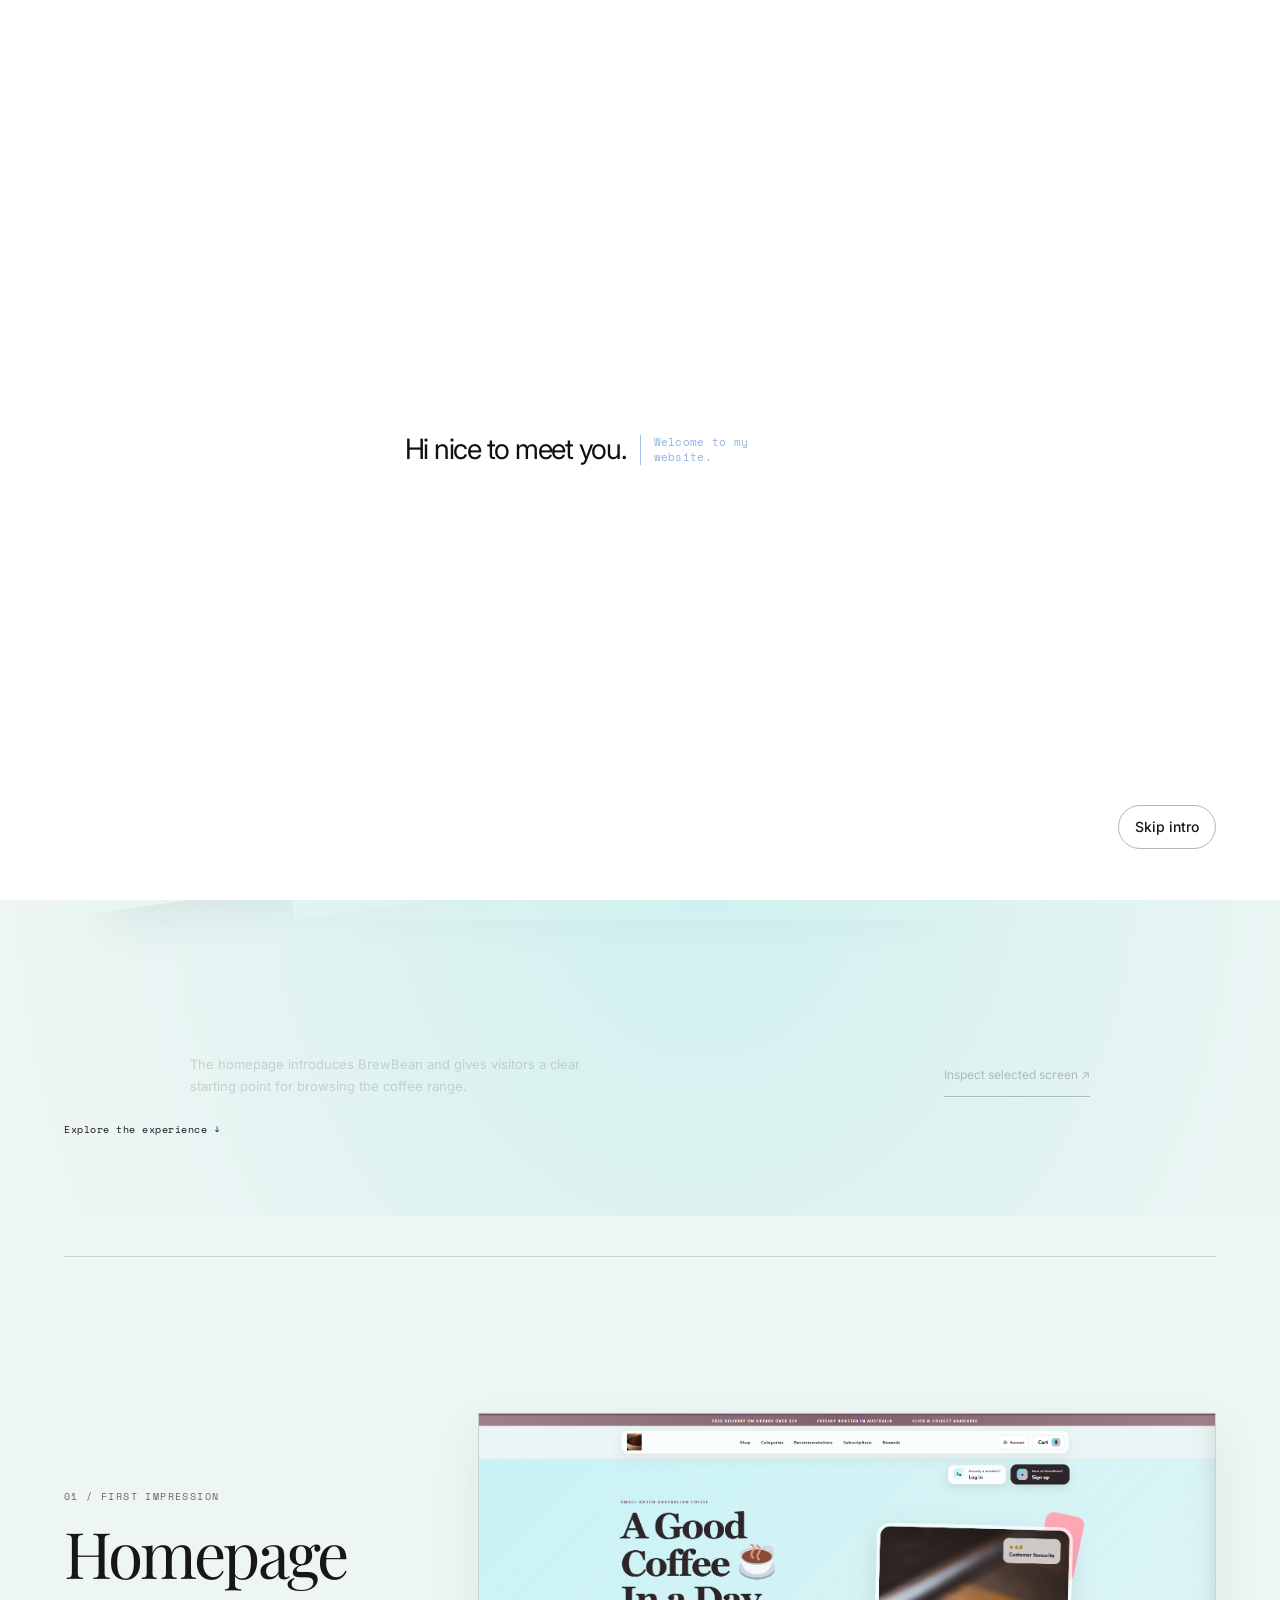
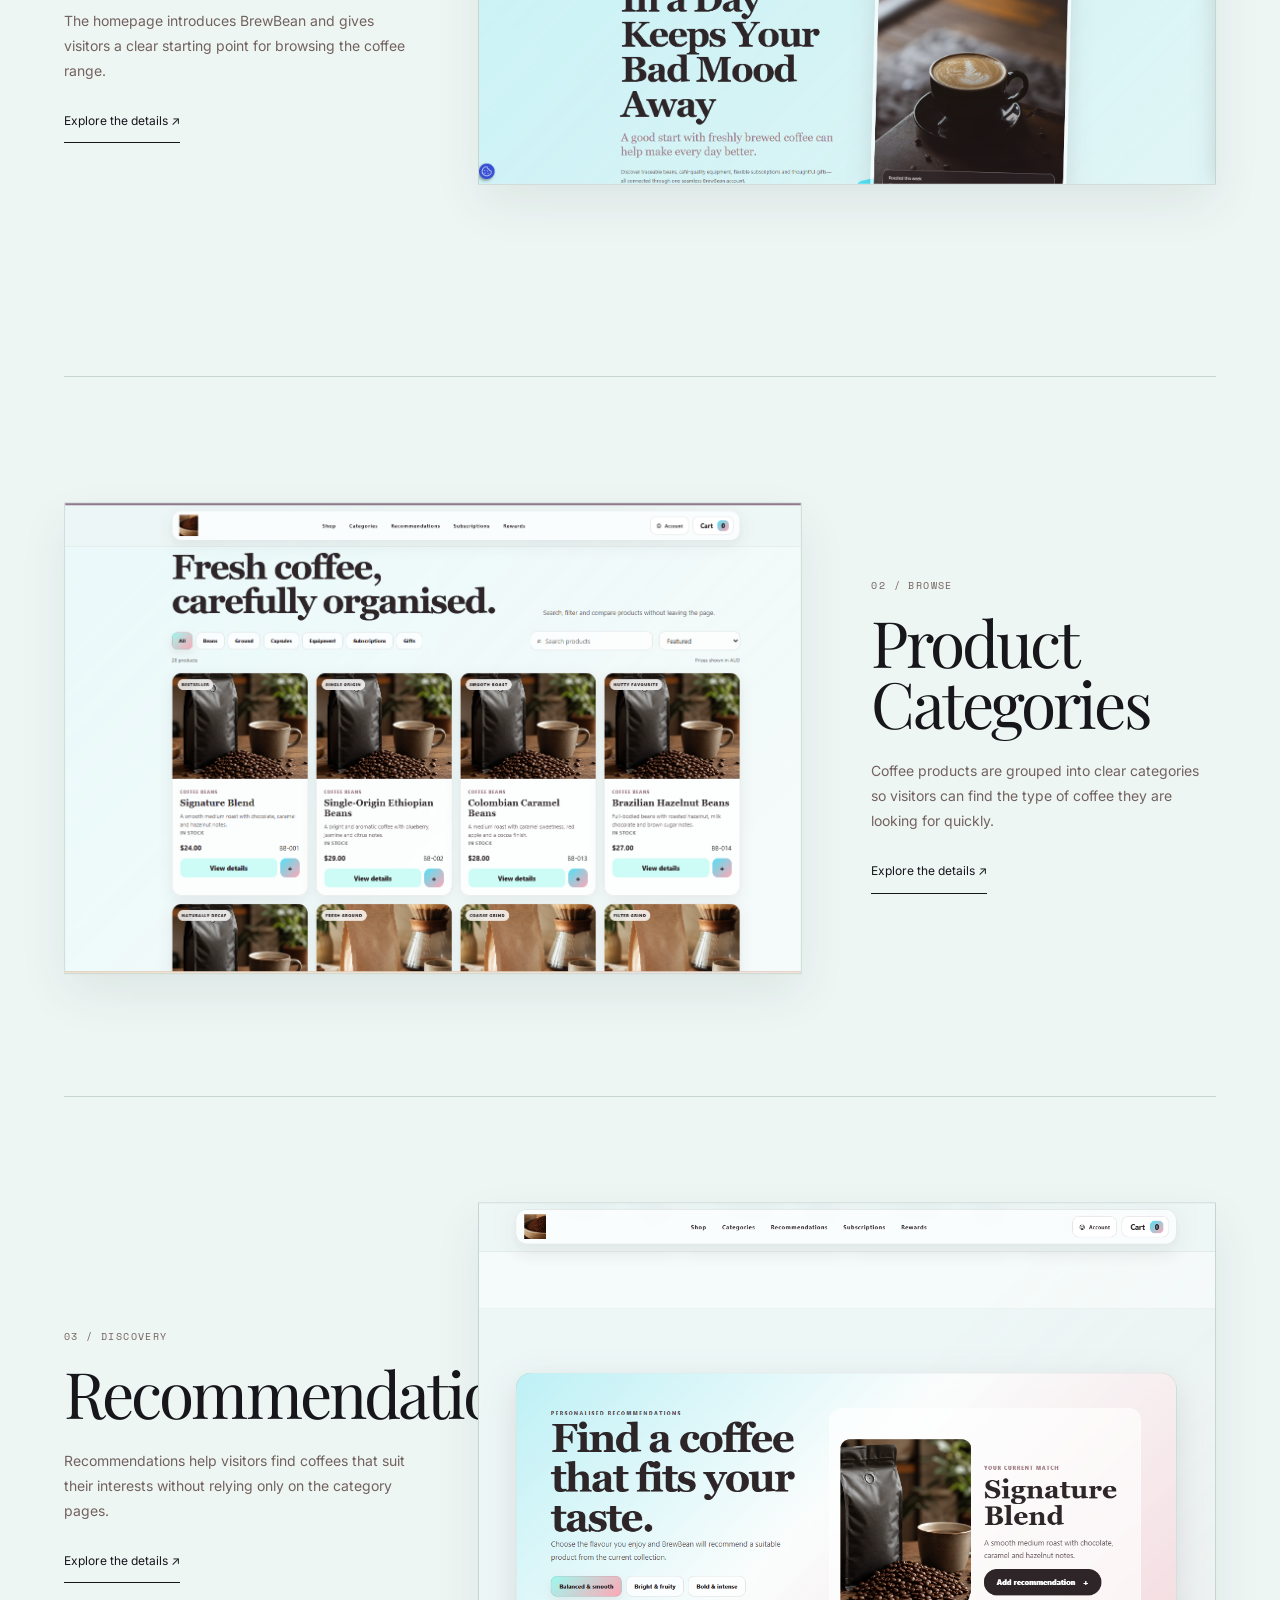
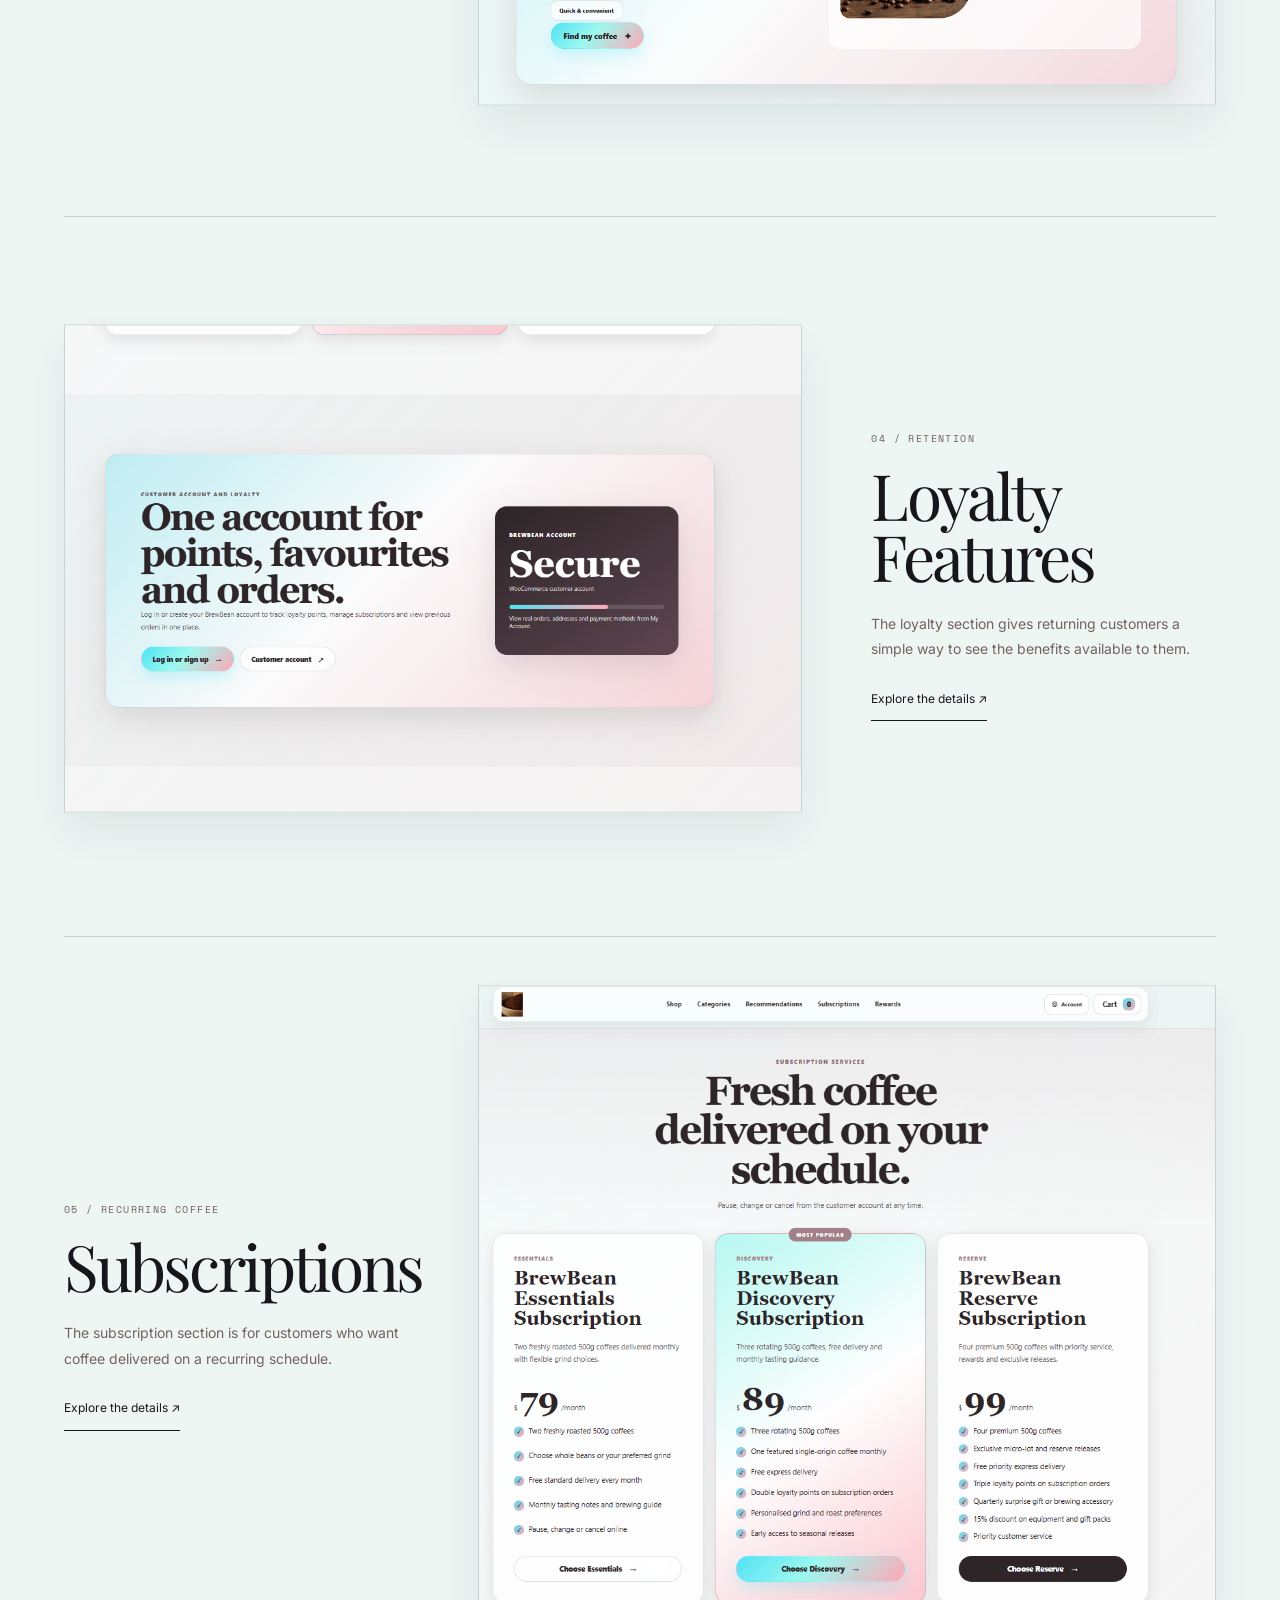
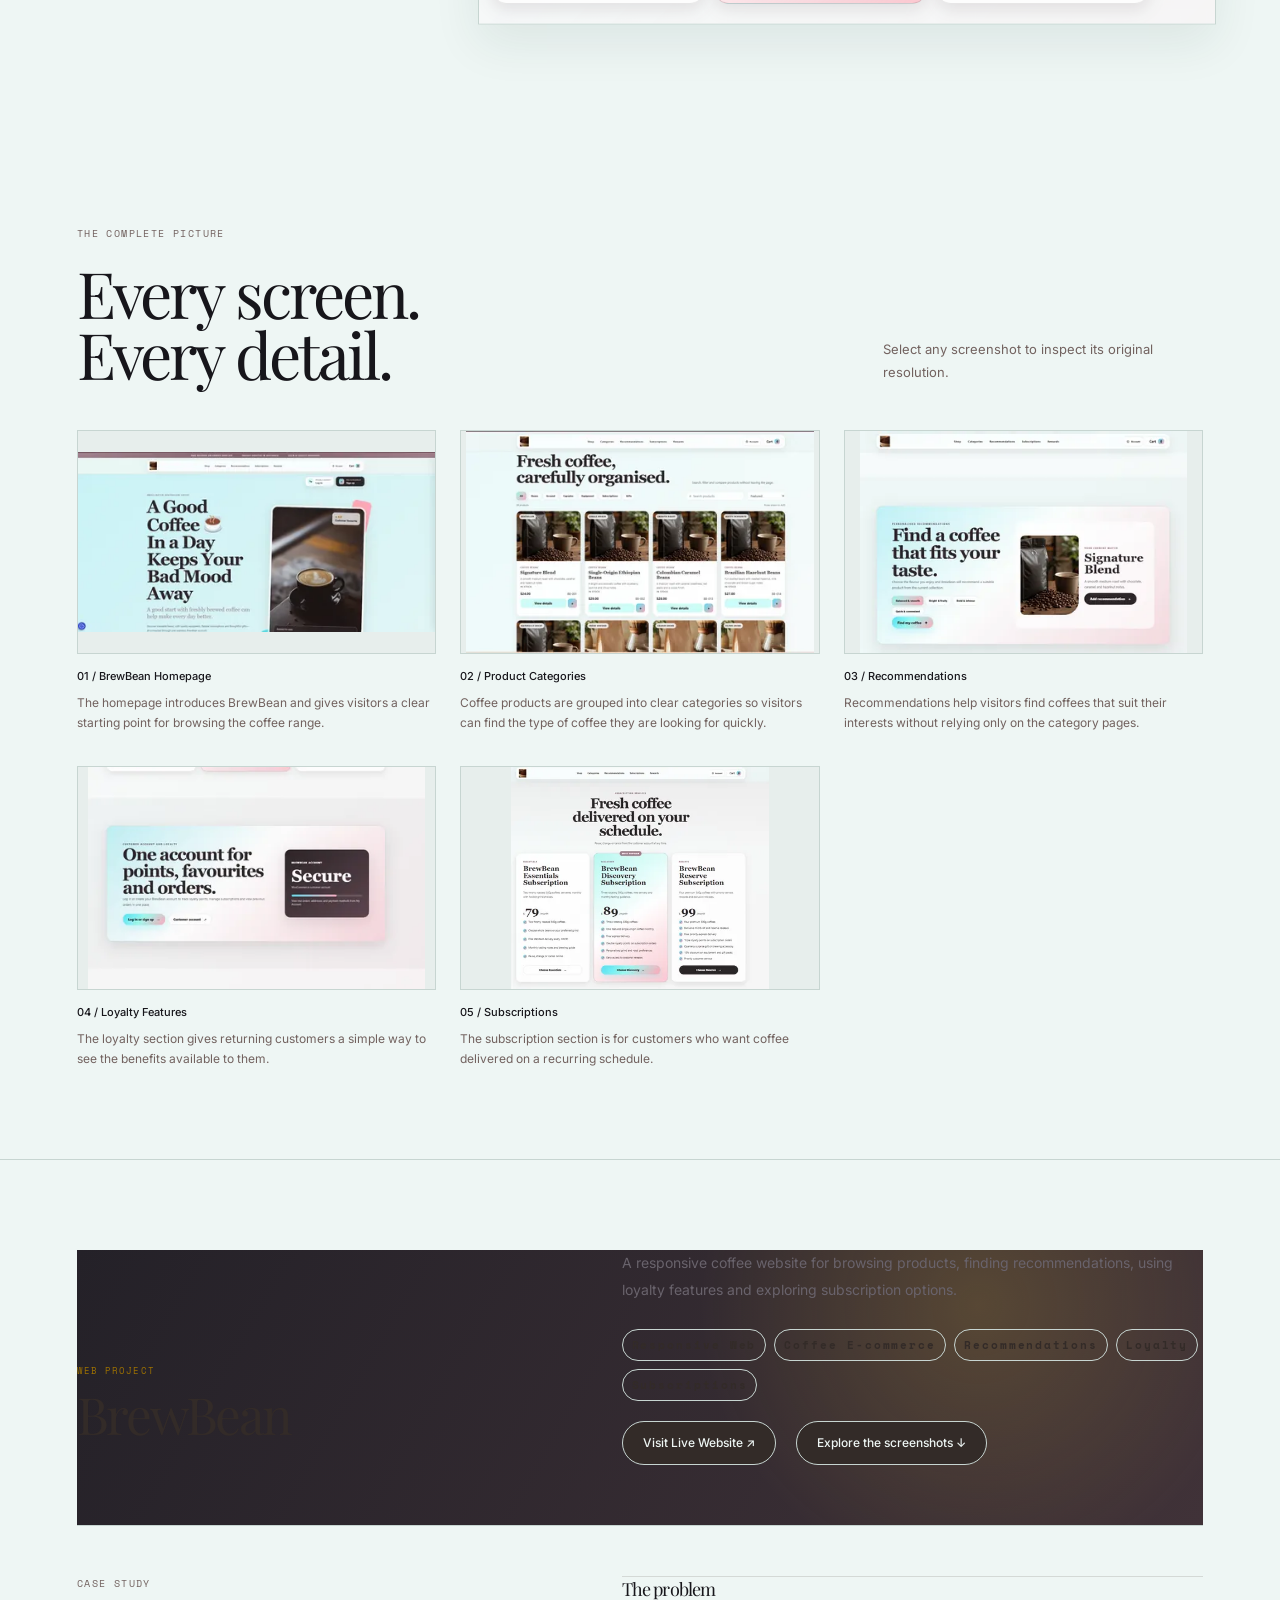
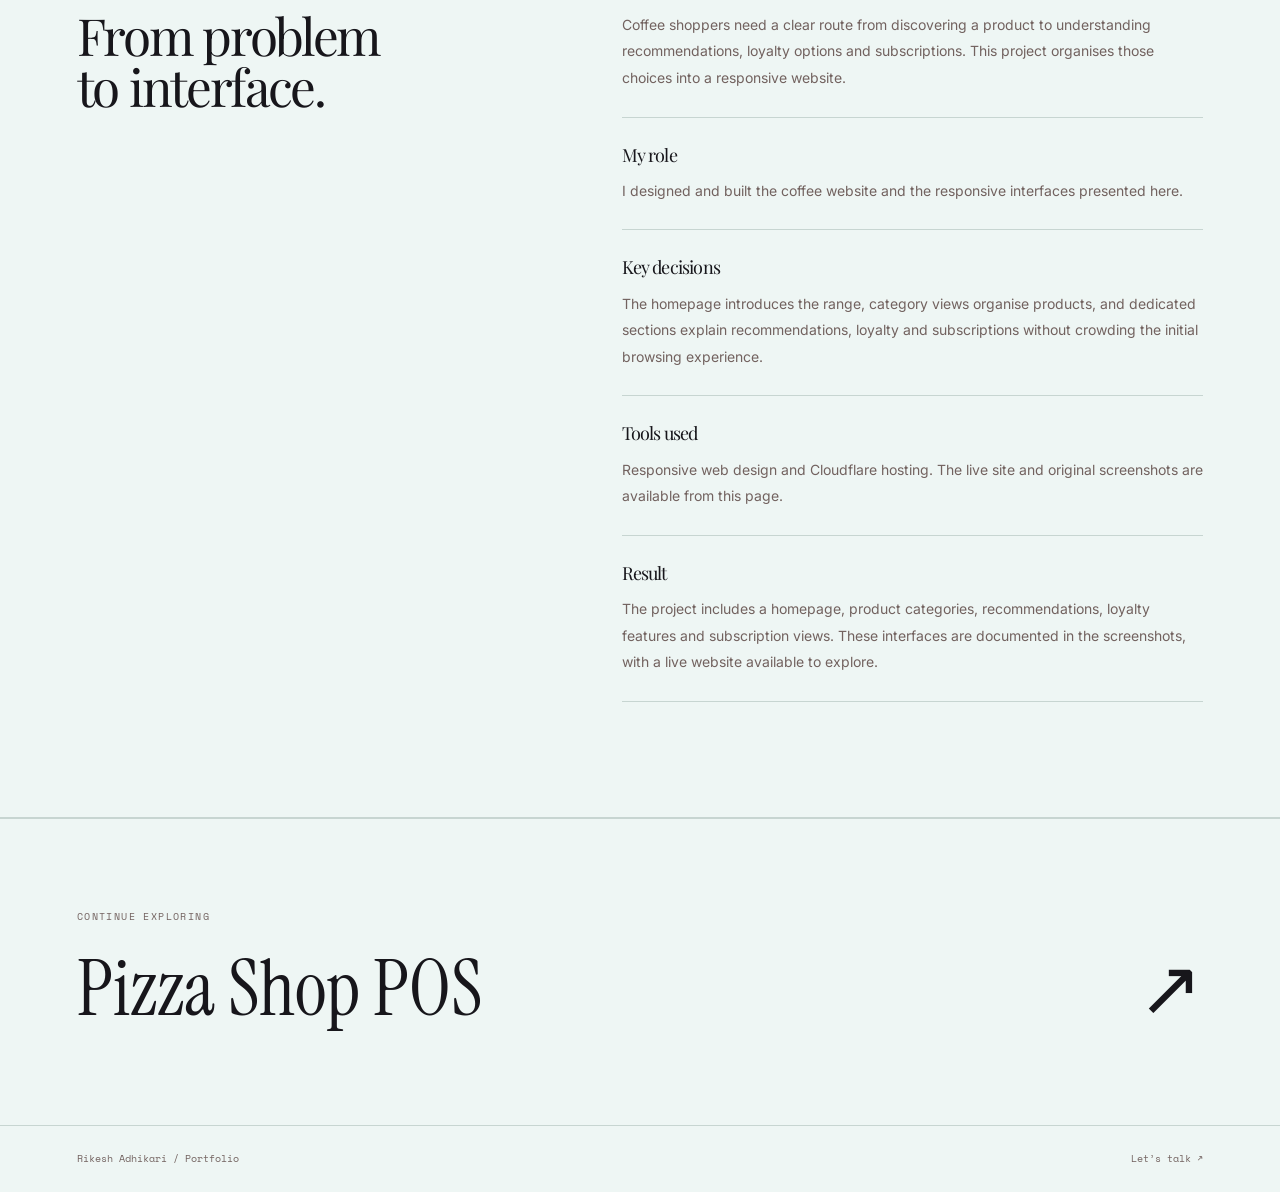
<file: projects/brewbean/index.html>
<!doctype html>

<html lang="en">
  <head>
    <meta content="v56-2026-10-29-fullscreen-gallery-parallax" name="portfolio-build" />
    <meta charset="utf-8" />
    <meta content="width=device-width,initial-scale=1" name="viewport" />
    <title>BrewBean Website Project | Rikesh Adhikari</title>
    <script src="../../theme-bootstrap.js?v=20261121-welcome-mask"></script>
    <link href="https://fonts.googleapis.com" rel="preconnect" />
    <link crossorigin="" href="https://fonts.gstatic.com" rel="preconnect" />
    <link
      href="https://fonts.googleapis.com/css2?family=Instrument+Serif:ital@0;1&amp;family=Inter:wght@300;400;500;600&amp;family=Playfair+Display:ital,wght@0,400;0,500;0,600;1,400&amp;family=Space+Mono:wght@400;700&amp;display=swap"
      rel="stylesheet"
    />
    <link href="../../assets/favicon.svg" rel="icon" />
    <link href="../../styles.css?v=20261120-shared-pointer" rel="stylesheet" />

    <meta
      content="Explore Rikesh Adhikari’s BrewBean website project, featuring responsive web design, product browsing, recommendations, loyalty features and subscriptions."
      name="description"
    />
    <link href="https://rikeshad.com/projects/brewbean/" rel="canonical" />
    <meta content="index, follow" name="robots" />
    <meta content="website" property="og:type" />
    <meta content="BrewBean Website Project | Rikesh Adhikari" property="og:title" />
    <meta
      content="Explore Rikesh Adhikari’s BrewBean website project, featuring responsive web design, product browsing, recommendations, loyalty features and subscriptions."
      property="og:description"
    />
    <meta content="https://rikeshad.com/projects/brewbean/" property="og:url" />
    <meta content="summary" name="twitter:card" />
    <meta content="Rikesh Adhikari" property="og:site_name" />
    <meta content="en_AU" property="og:locale" />
    <meta content="https://rikeshad.com/assets/images/brewbean/homepage.png" property="og:image" />
    <meta content="BrewBean Website Project | Rikesh Adhikari" property="og:image:alt" />
    <meta content="BrewBean Website Project | Rikesh Adhikari" name="twitter:title" />
    <meta
      content="Explore Rikesh Adhikari’s BrewBean website project, featuring responsive web design, product browsing, recommendations, loyalty features and subscriptions."
      name="twitter:description"
    />

    <link href="../../timed-gallery.css?v=20261121-url-audit" rel="stylesheet" />
    <link rel="preload" as="image" href="../../assets/images/brewbean/homepage.webp" />
    <link rel="stylesheet" href="../../cinematic-journey.css?v=20261121-welcome-mask" />
  </head>
  <body class="case-page case-brew">
    <header class="case-nav">
      <a href="/" class="case-back">← <span>Back to Portfolio</span></a
      ><span class="case-index">02 / DIGITAL COMMERCE</span
      ><button class="case-theme" data-theme-toggle type="button" aria-label="Switch colour mode">
        <span data-theme-icon aria-hidden="true">◐</span><span data-theme-label>Day</span>
      </button>
    </header>
    <main>
      <section class="brew-opening">
        <div class="brew-intro">
          <span class="case-label">BREWBEAN / A DIGITAL COFFEE EXPERIENCE</span>
          <h1>BrewBean.<em>Good coffee. Great company.</em></h1>
          <div class="brew-intro-bottom">
            <span class="brew-wordmark">BrewBean<span>®</span></span>
            <p>
              Discovery, recommendations and reasons to return.<br />A considered home for
              Australian coffee.
            </p>
          </div>
        </div>
        <div class="brew-composition" aria-label="Select a BrewBean screen">
          <button
            class="brew-float is-selected"
            data-brew-select="0"
            aria-pressed="true"
            aria-label="Select BrewBean Homepage"
          >
            <img
              width="1891"
              height="949"
              src="../../assets/images/brewbean/homepage.webp"
              alt="BrewBean Homepage"
              decoding="async"
            /><span>01 / BrewBean Homepage</span></button
          ><button
            class="brew-float"
            data-brew-select="1"
            aria-pressed="false"
            aria-label="Select Product Categories"
          >
            <img
              width="1491"
              height="952"
              src="../../assets/images/brewbean/thumbs/categories.webp"
              alt="Product Categories"
              decoding="async"
            /><span>02 / Product Categories</span></button
          ><button
            class="brew-float"
            data-brew-select="2"
            aria-pressed="false"
            aria-label="Select Recommendations"
          >
            <img
              width="1283"
              height="873"
              src="../../assets/images/brewbean/thumbs/recommendation.webp"
              alt="Recommendations"
              decoding="async"
            /><span>03 / Recommendations</span></button
          ><span class="brew-orbit" aria-hidden="true">CRAFTED FOR THE EVERYDAY ·</span>
        </div>
        <div class="brew-selected">
          <p data-brew-caption>
            The homepage introduces BrewBean and gives visitors a clear starting point for browsing
            the coffee range.
          </p>
          <a
            class="case-text-link brew-inspect"
            href="../../assets/images/brewbean/homepage.png"
            data-view-image
            data-title="BrewBean Homepage"
            data-description="The homepage introduces BrewBean and gives visitors a clear starting point for browsing the coffee range."
            target="_blank"
            rel="noopener"
            >Inspect selected screen ↗</a
          >
        </div>
        <a class="scroll-cue" href="#brew-feature-0">Explore the experience ↓</a>
      </section>
      <div class="brew-editorial">
        <section class="brew-feature" id="brew-feature-0" data-editorial>
          <div class="brew-feature-copy">
            <span class="case-label">01 / First impression</span>
            <h2>Homepage</h2>
            <p>
              The homepage introduces BrewBean and gives visitors a clear starting point for
              browsing the coffee range.
            </p>
            <a
              class="case-text-link"
              href="../../assets/images/brewbean/homepage.png"
              data-view-image
              data-title="BrewBean Homepage"
              data-description="The homepage introduces BrewBean and gives visitors a clear starting point for browsing the coffee range."
              target="_blank"
              rel="noopener"
              >Explore the details ↗</a
            >
          </div>
          <a
            class="brew-feature-image"
            href="../../assets/images/brewbean/homepage.png"
            data-view-image
            data-title="BrewBean Homepage"
            data-description="The homepage introduces BrewBean and gives visitors a clear starting point for browsing the coffee range."
            target="_blank"
            rel="noopener"
            ><img
              loading="lazy"
              decoding="async"
              width="1891"
              height="949"
              src="../../assets/images/brewbean/homepage.webp"
              alt="BrewBean Homepage screenshot"
          /></a>
        </section>
        <section class="brew-feature" id="brew-feature-1" data-editorial>
          <div class="brew-feature-copy">
            <span class="case-label">02 / Browse</span>
            <h2>Product Categories</h2>
            <p>
              Coffee products are grouped into clear categories so visitors can find the type of
              coffee they are looking for quickly.
            </p>
            <a
              class="case-text-link"
              href="../../assets/images/brewbean/categories.png"
              data-view-image
              data-title="Product Categories"
              data-description="Coffee products are grouped into clear categories so visitors can find the type of coffee they are looking for quickly."
              target="_blank"
              rel="noopener"
              >Explore the details ↗</a
            >
          </div>
          <a
            class="brew-feature-image"
            href="../../assets/images/brewbean/categories.png"
            data-view-image
            data-title="Product Categories"
            data-description="Coffee products are grouped into clear categories so visitors can find the type of coffee they are looking for quickly."
            target="_blank"
            rel="noopener"
            ><img
              loading="lazy"
              decoding="async"
              width="1491"
              height="952"
              src="../../assets/images/brewbean/categories.webp"
              alt="Product Categories screenshot"
          /></a>
        </section>
        <section class="brew-feature" id="brew-feature-2" data-editorial>
          <div class="brew-feature-copy">
            <span class="case-label">03 / Discovery</span>
            <h2>Recommendations</h2>
            <p>
              Recommendations help visitors find coffees that suit their interests without relying
              only on the category pages.
            </p>
            <a
              class="case-text-link"
              href="../../assets/images/brewbean/recommendation.png"
              data-view-image
              data-title="Recommendations"
              data-description="Recommendations help visitors find coffees that suit their interests without relying only on the category pages."
              target="_blank"
              rel="noopener"
              >Explore the details ↗</a
            >
          </div>
          <a
            class="brew-feature-image"
            href="../../assets/images/brewbean/recommendation.png"
            data-view-image
            data-title="Recommendations"
            data-description="Recommendations help visitors find coffees that suit their interests without relying only on the category pages."
            target="_blank"
            rel="noopener"
            ><img
              loading="lazy"
              decoding="async"
              width="1283"
              height="873"
              src="../../assets/images/brewbean/recommendation.webp"
              alt="Recommendations screenshot"
          /></a>
        </section>
        <section class="brew-feature" id="brew-feature-3" data-editorial>
          <div class="brew-feature-copy">
            <span class="case-label">04 / Retention</span>
            <h2>Loyalty Features</h2>
            <p>
              The loyalty section gives returning customers a simple way to see the benefits
              available to them.
            </p>
            <a
              class="case-text-link"
              href="../../assets/images/brewbean/loyalty.png"
              data-view-image
              data-title="Loyalty Features"
              data-description="The loyalty section gives returning customers a simple way to see the benefits available to them."
              target="_blank"
              rel="noopener"
              >Explore the details ↗</a
            >
          </div>
          <a
            class="brew-feature-image"
            href="../../assets/images/brewbean/loyalty.png"
            data-view-image
            data-title="Loyalty Features"
            data-description="The loyalty section gives returning customers a simple way to see the benefits available to them."
            target="_blank"
            rel="noopener"
            ><img
              loading="lazy"
              decoding="async"
              width="1159"
              height="766"
              src="../../assets/images/brewbean/loyalty.webp"
              alt="Loyalty Features screenshot"
          /></a>
        </section>
        <section class="brew-feature" id="brew-feature-4" data-editorial>
          <div class="brew-feature-copy">
            <span class="case-label">05 / Recurring coffee</span>
            <h2>Subscriptions</h2>
            <p>
              The subscription section is for customers who want coffee delivered on a recurring
              schedule.
            </p>
            <a
              class="case-text-link"
              href="../../assets/images/brewbean/subscription.png"
              data-view-image
              data-title="Subscriptions"
              data-description="The subscription section is for customers who want coffee delivered on a recurring schedule."
              target="_blank"
              rel="noopener"
              >Explore the details ↗</a
            >
          </div>
          <a
            class="brew-feature-image"
            href="../../assets/images/brewbean/subscription.png"
            data-view-image
            data-title="Subscriptions"
            data-description="The subscription section is for customers who want coffee delivered on a recurring schedule."
            target="_blank"
            rel="noopener"
            ><img
              loading="lazy"
              decoding="async"
              width="1077"
              height="932"
              src="../../assets/images/brewbean/subscription.webp"
              alt="Subscriptions screenshot"
          /></a>
        </section>
      </div>
      <section class="case-library" id="gallery" aria-labelledby="library-title">
        <div class="case-section-head">
          <span class="case-label">THE COMPLETE PICTURE</span>
          <h2 id="library-title">Every screen.<br />Every detail.</h2>
          <p>Select any screenshot to inspect its original resolution.</p>
        </div>
        <div class="case-library-grid">
          <a
            class="case-library-card"
            href="../../assets/images/brewbean/homepage.png"
            data-view-image
            data-title="BrewBean Homepage"
            data-description="The homepage introduces BrewBean and gives visitors a clear starting point for browsing the coffee range."
            target="_blank"
            rel="noopener"
            ><img
              loading="lazy"
              decoding="async"
              width="1891"
              height="949"
              src="../../assets/images/brewbean/thumbs/homepage.webp"
              alt="BrewBean Homepage"
            /><span>01 / BrewBean Homepage</span>
            <p>
              The homepage introduces BrewBean and gives visitors a clear starting point for
              browsing the coffee range.
            </p></a
          ><a
            class="case-library-card"
            href="../../assets/images/brewbean/categories.png"
            data-view-image
            data-title="Product Categories"
            data-description="Coffee products are grouped into clear categories so visitors can find the type of coffee they are looking for quickly."
            target="_blank"
            rel="noopener"
            ><img
              loading="lazy"
              decoding="async"
              width="1491"
              height="952"
              src="../../assets/images/brewbean/thumbs/categories.webp"
              alt="Product Categories"
            /><span>02 / Product Categories</span>
            <p>
              Coffee products are grouped into clear categories so visitors can find the type of
              coffee they are looking for quickly.
            </p></a
          ><a
            class="case-library-card"
            href="../../assets/images/brewbean/recommendation.png"
            data-view-image
            data-title="Recommendations"
            data-description="Recommendations help visitors find coffees that suit their interests without relying only on the category pages."
            target="_blank"
            rel="noopener"
            ><img
              loading="lazy"
              decoding="async"
              width="1283"
              height="873"
              src="../../assets/images/brewbean/thumbs/recommendation.webp"
              alt="Recommendations"
            /><span>03 / Recommendations</span>
            <p>
              Recommendations help visitors find coffees that suit their interests without relying
              only on the category pages.
            </p></a
          ><a
            class="case-library-card"
            href="../../assets/images/brewbean/loyalty.png"
            data-view-image
            data-title="Loyalty Features"
            data-description="The loyalty section gives returning customers a simple way to see the benefits available to them."
            target="_blank"
            rel="noopener"
            ><img
              loading="lazy"
              decoding="async"
              width="1159"
              height="766"
              src="../../assets/images/brewbean/thumbs/loyalty.webp"
              alt="Loyalty Features"
            /><span>04 / Loyalty Features</span>
            <p>
              The loyalty section gives returning customers a simple way to see the benefits
              available to them.
            </p></a
          ><a
            class="case-library-card"
            href="../../assets/images/brewbean/subscription.png"
            data-view-image
            data-title="Subscriptions"
            data-description="The subscription section is for customers who want coffee delivered on a recurring schedule."
            target="_blank"
            rel="noopener"
            ><img
              loading="lazy"
              decoding="async"
              width="1077"
              height="932"
              src="../../assets/images/brewbean/thumbs/subscription.webp"
              alt="Subscriptions"
            /><span>05 / Subscriptions</span>
            <p>
              The subscription section is for customers who want coffee delivered on a recurring
              schedule.
            </p></a
          >
        </div>
      </section>
      <div class="case-information" id="project-information">
        <section class="project-hero brew">
          <div>
            <div class="eyebrow">WEB PROJECT</div>
            <h2>BrewBean</h2>
          </div>
          <div class="project-hero-copy">
            <p>
              A responsive coffee website for browsing products, finding recommendations, using
              loyalty features and exploring subscription options.
            </p>
            <div class="facts">
              <span> Responsive Web </span>
              <span> Coffee E-commerce </span>
              <span> Recommendations </span>
              <span> Loyalty </span>
              <span> Subscriptions </span>
            </div>
            <div class="project-actions">
              <a
                class="btn btn-gold"
                href="https://brewbean.rikeshad.com/"
                rel="noopener"
                target="_blank"
              >
                Visit Live Website ↗
              </a>
              <a class="case-button" href="#gallery">Explore the screenshots ↓</a>
            </div>
          </div>
        </section>

        <section class="story" aria-labelledby="case-study-title">
          <div>
            <div class="case-label">CASE STUDY</div>
            <h2 id="case-study-title">From problem<br />to interface.</h2>
          </div>
          <div class="story-list">
            <div class="story-item">
              <h3>The problem</h3>
              <p>
                Coffee shoppers need a clear route from discovering a product to understanding
                recommendations, loyalty options and subscriptions. This project organises those
                choices into a responsive website.
              </p>
            </div>
            <div class="story-item">
              <h3>My role</h3>
              <p>
                I designed and built the coffee website and the responsive interfaces presented
                here.
              </p>
            </div>
            <div class="story-item">
              <h3>Key decisions</h3>
              <p>
                The homepage introduces the range, category views organise products, and dedicated
                sections explain recommendations, loyalty and subscriptions without crowding the
                initial browsing experience.
              </p>
            </div>
            <div class="story-item">
              <h3>Tools used</h3>
              <p>
                Responsive web design and Cloudflare hosting. The live site and original screenshots
                are available from this page.
              </p>
            </div>
            <div class="story-item">
              <h3>Result</h3>
              <p>
                The project includes a homepage, product categories, recommendations, loyalty
                features and subscription views. These interfaces are documented in the screenshots,
                with a live website available to explore.
              </p>
            </div>
          </div>
        </section>
      </div>
      <section class="case-next">
        <span class="case-label">CONTINUE EXPLORING</span
        ><a href="/projects/pizza-pos/">Pizza Shop POS <span>↗</span></a>
      </section>
    </main>
    <footer class="case-footer">
      <a href="/">Rikesh Adhikari / Portfolio</a
      ><a href="mailto:arikesh873@gmail.com">Let’s talk ↗</a>
    </footer>
    <dialog class="case-viewer" aria-labelledby="viewer-title">
      <div class="viewer-toolbar">
        <h2 id="viewer-title">Screenshot</h2>
        <button type="button" data-zoom aria-pressed="false">Zoom to original</button
        ><button type="button" data-close aria-label="Close screenshot viewer">Close ×</button>
      </div>
      <div class="viewer-media" tabindex="0" aria-label="Screenshot, scroll to inspect when zoomed">
        <img alt="" data-viewer-image />
      </div>
      <p data-viewer-description></p>
      <a data-original target="_blank" rel="noopener">Open original image ↗</a>
    </dialog>
    <script defer src="../../project.js?v=20261121-cinematic"></script>
    <script defer src="../../assets/vendor/gsap.min.js?v=3.15.1"></script>
    <script defer src="../../assets/vendor/ScrollTrigger.min.js?v=3.15.1"></script>
    <script defer src="../../assets/vendor/SplitText.min.js?v=3.15.1"></script>
    <script defer src="../../cinematic-journey.js?v=20261121-welcome-mask"></script>
  </body>
</html>
</file>
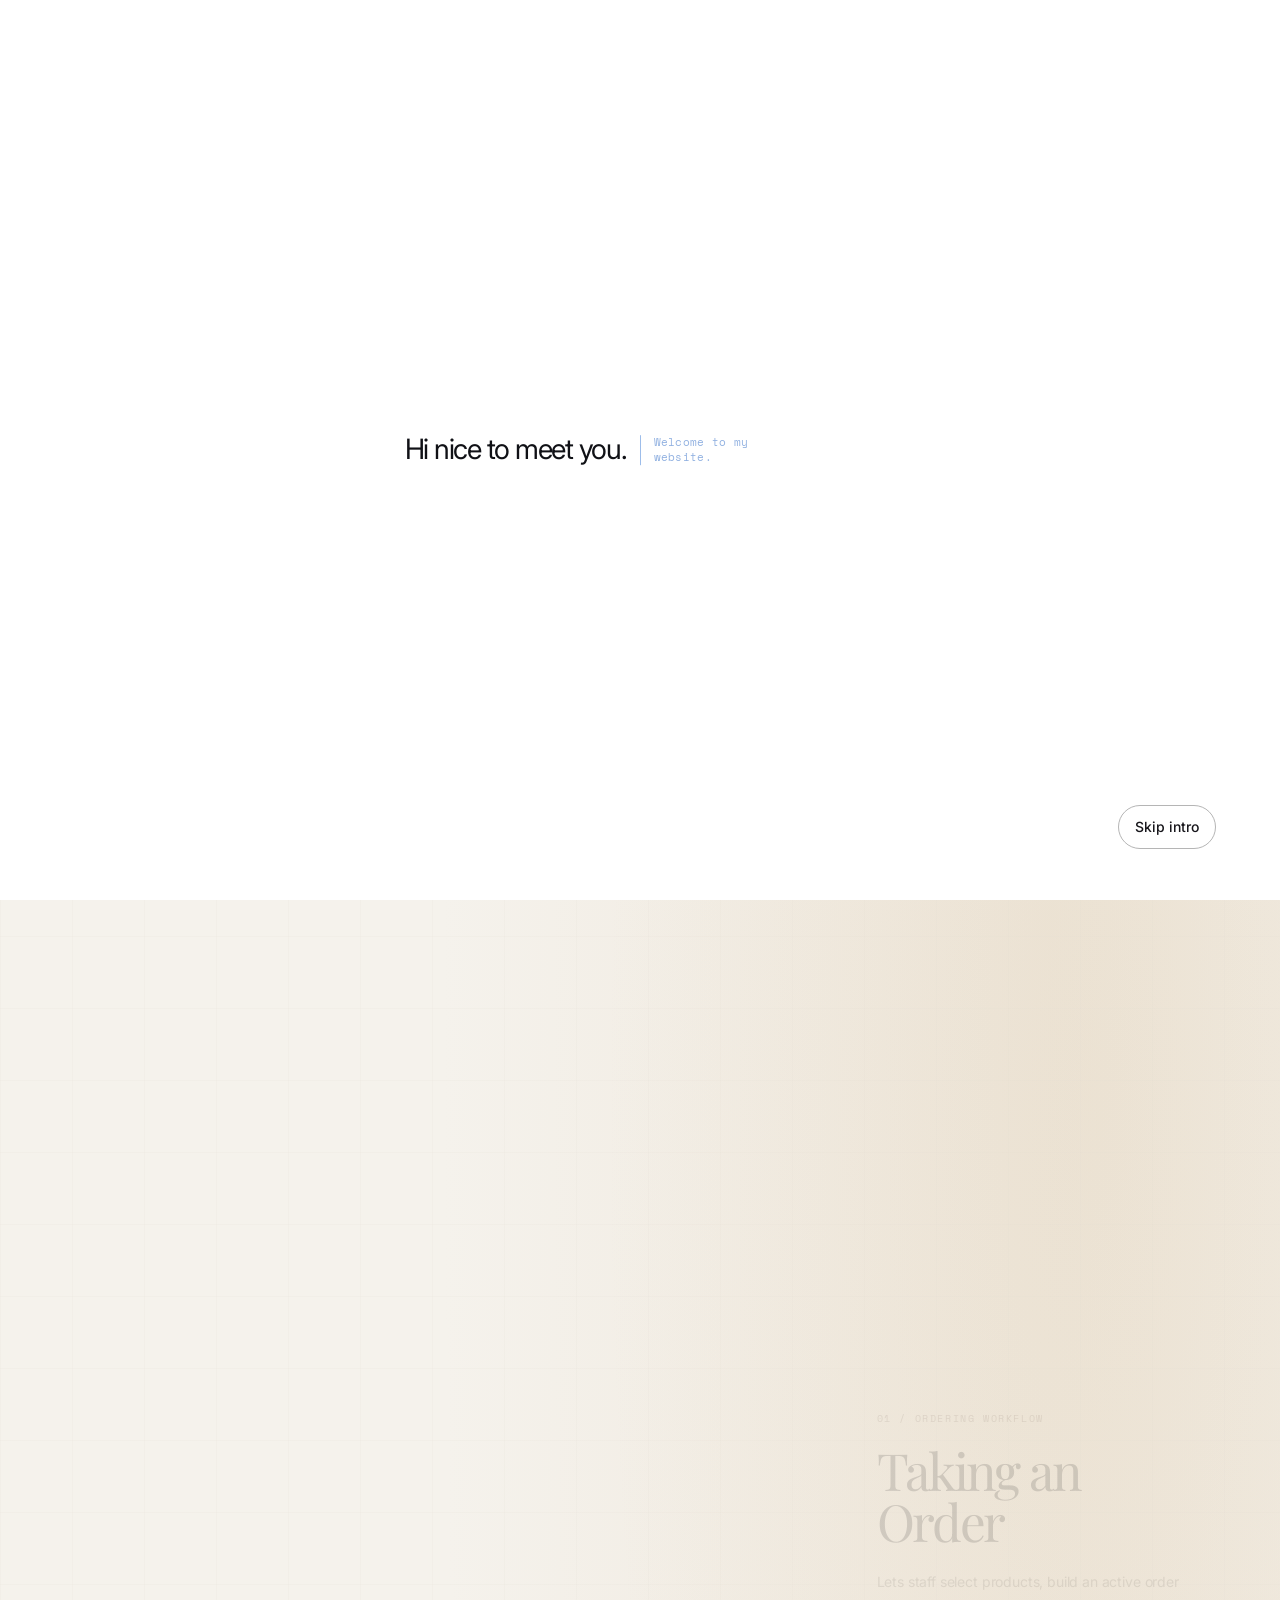
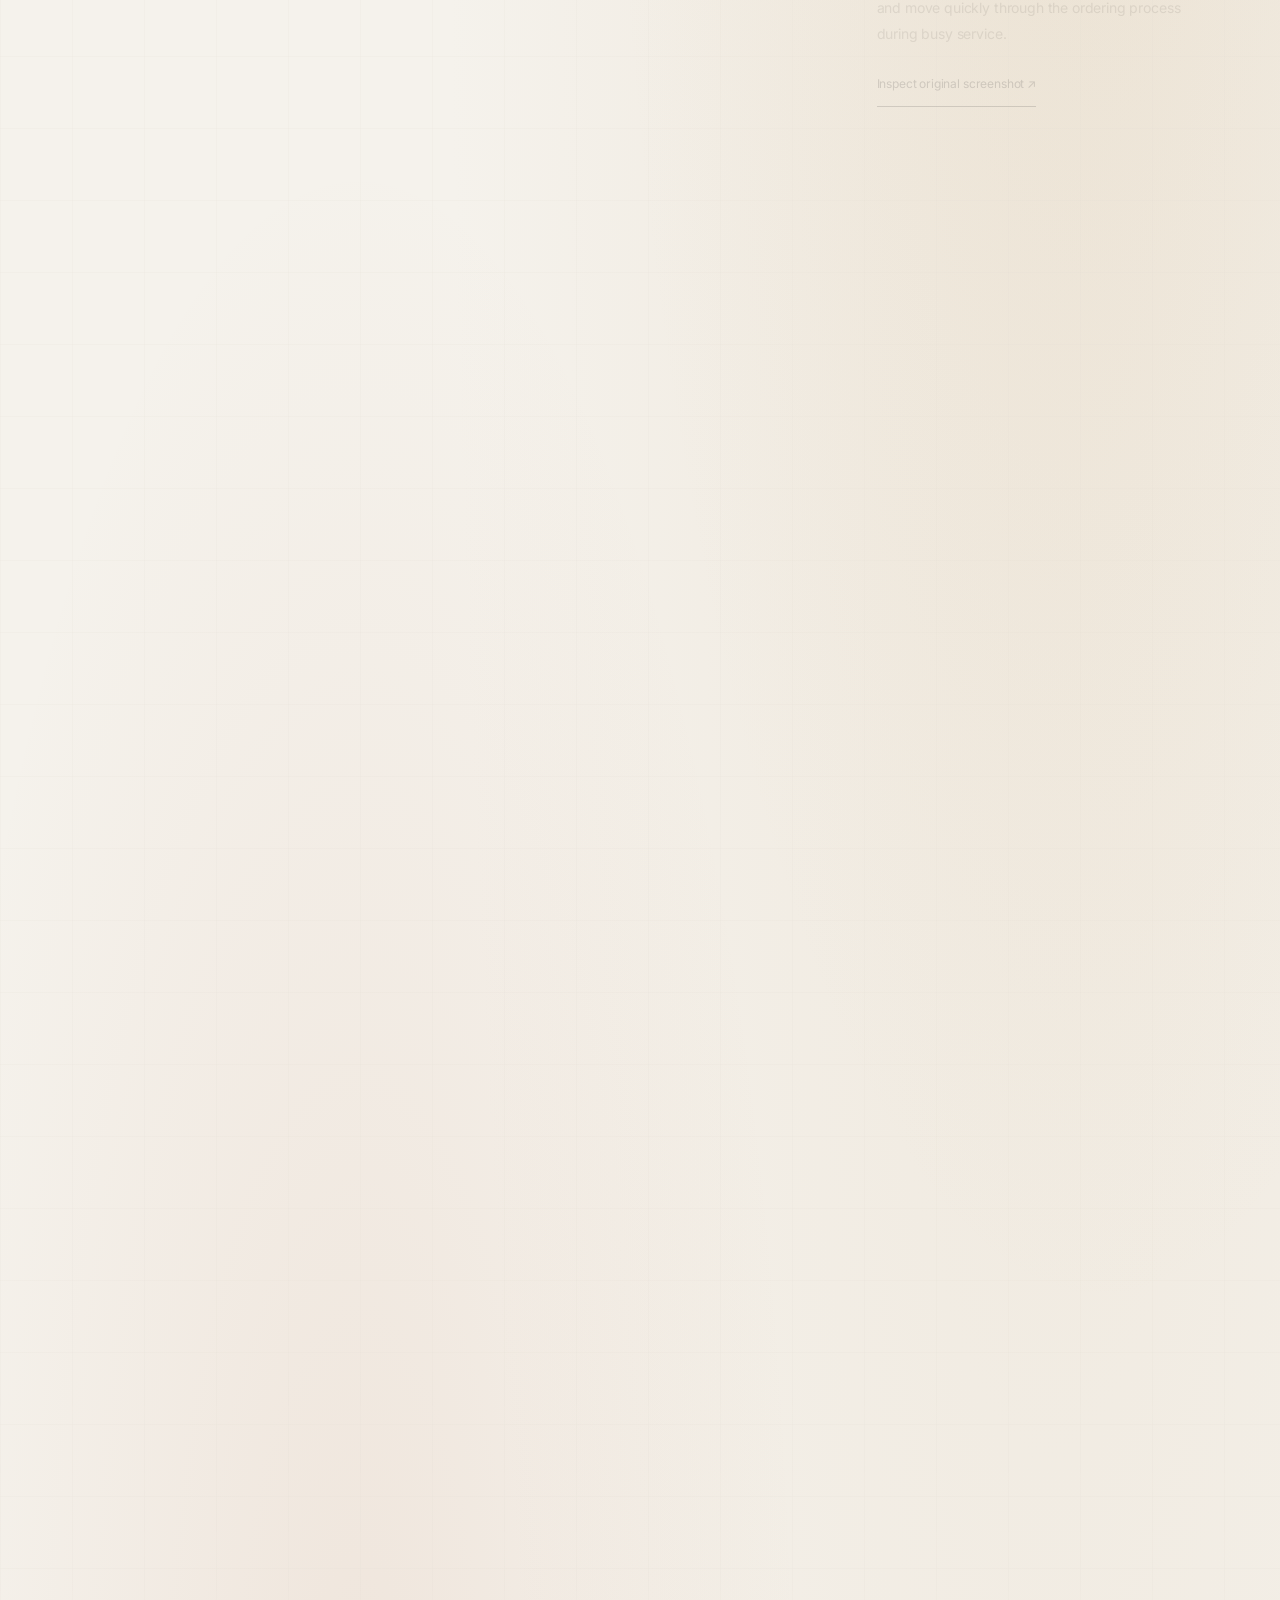
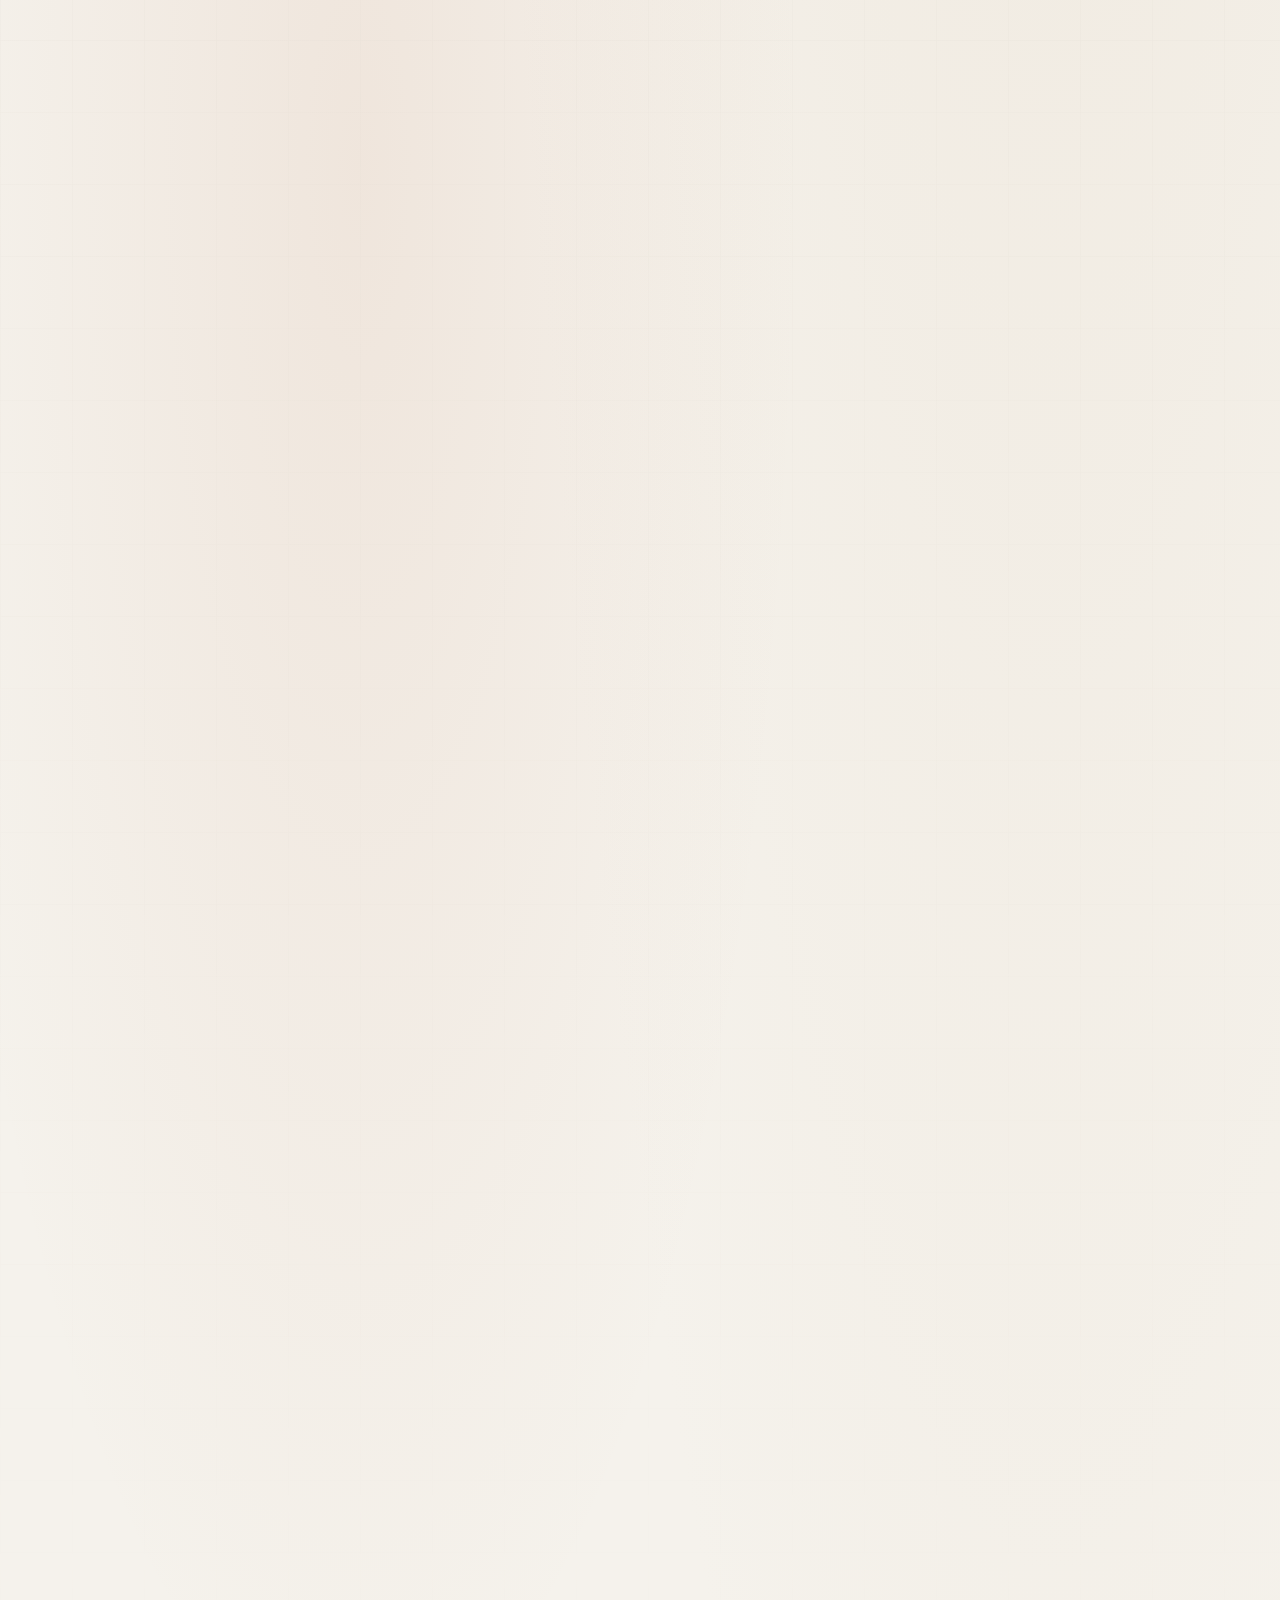
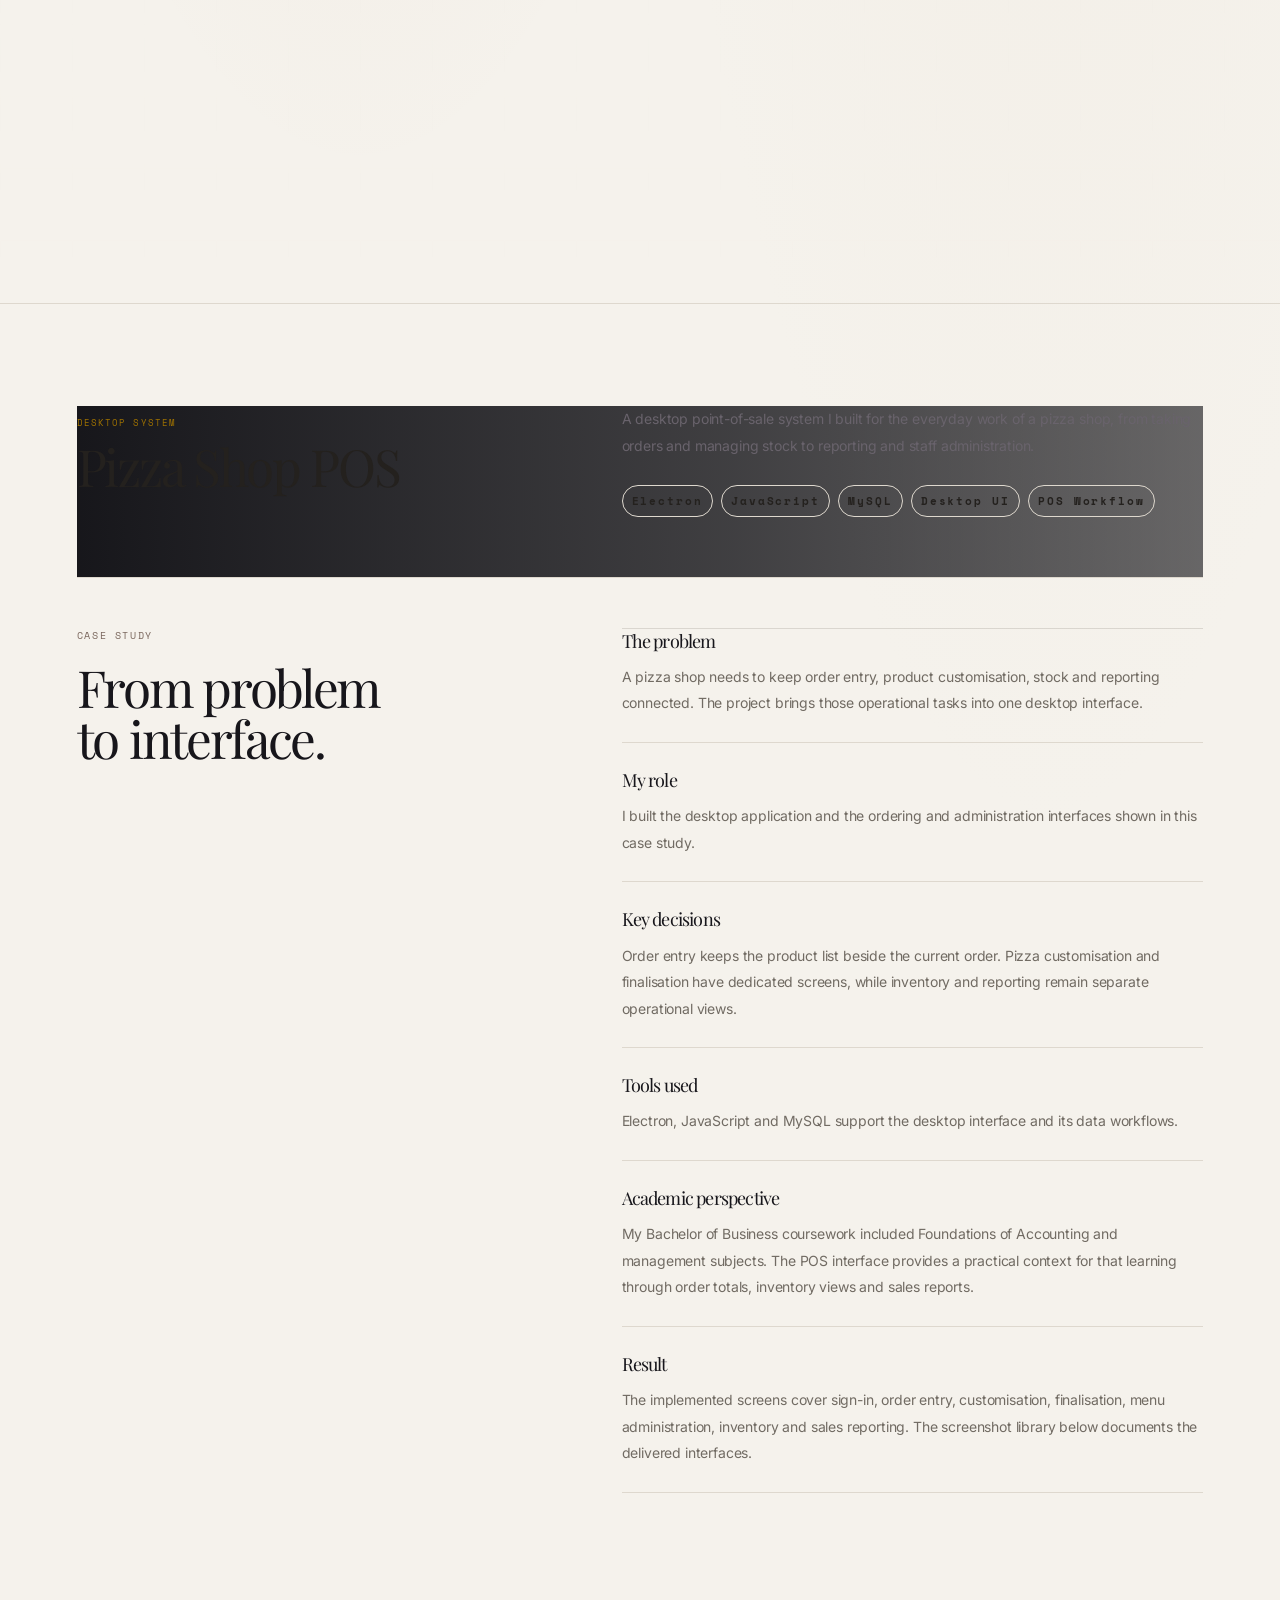
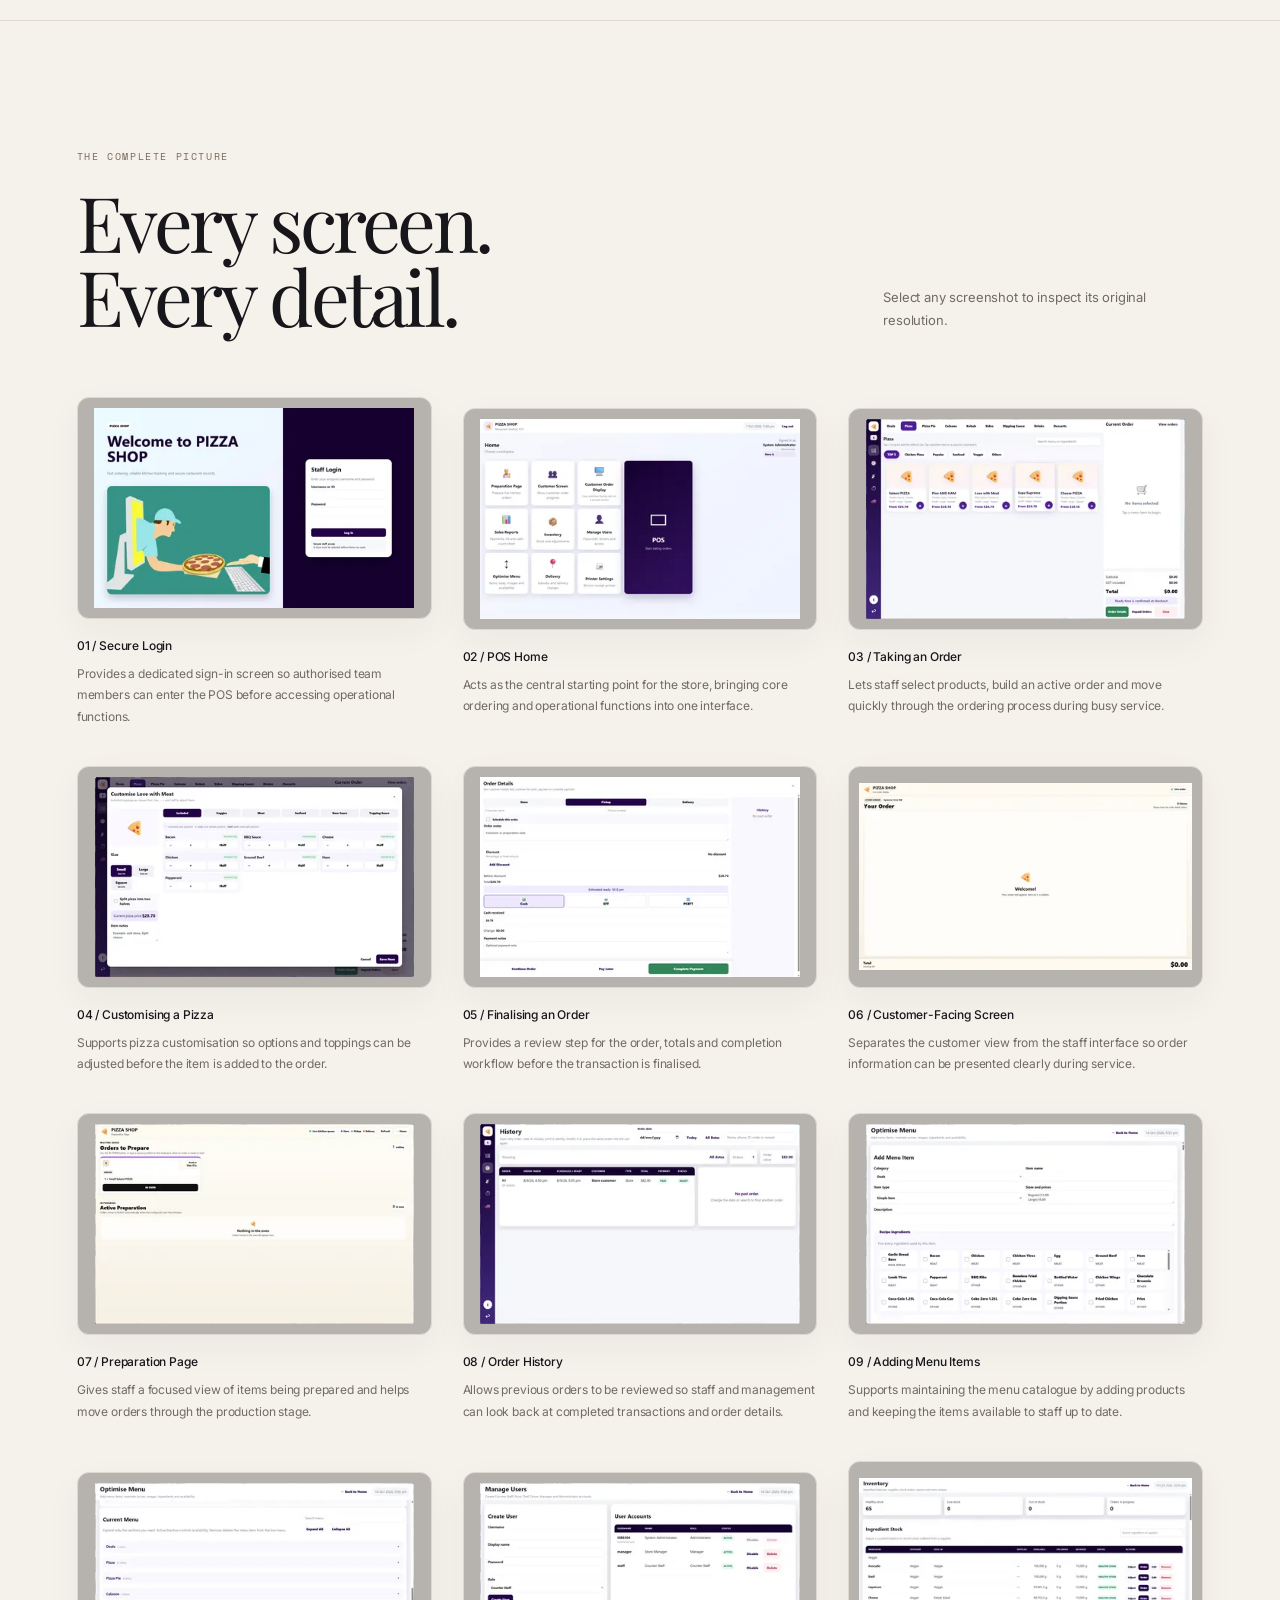
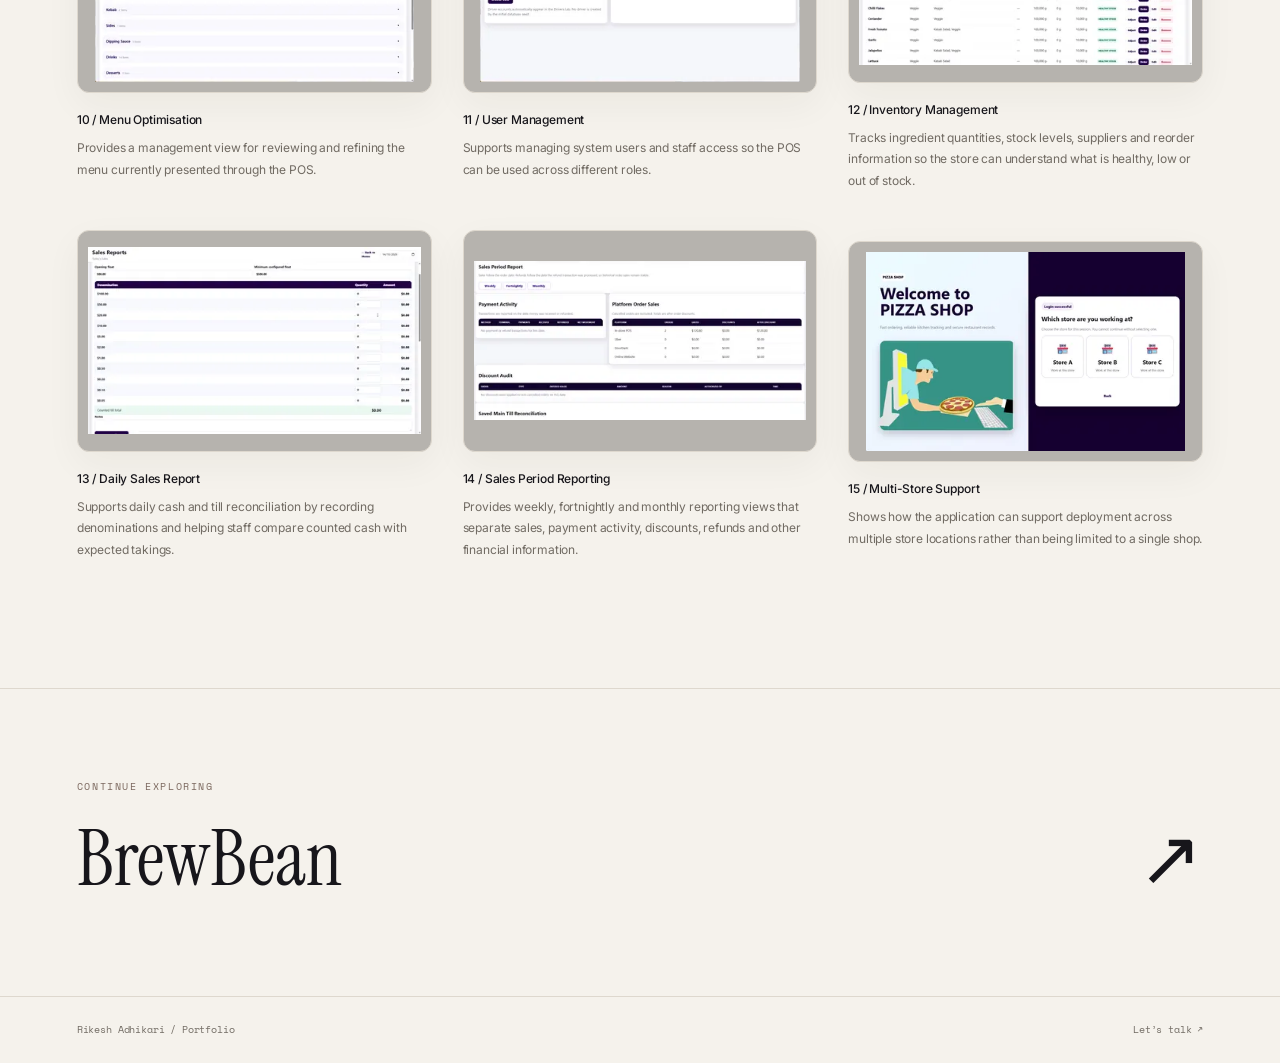
<file: projects/pizza-pos/index.html>
<!doctype html>

<html lang="en">
  <head>
    <meta content="v57-2026-11-19-premium-pos" name="portfolio-build" />
    <meta charset="utf-8" />
    <meta content="width=device-width,initial-scale=1" name="viewport" />
    <title>Pizza Shop POS Project | Rikesh Adhikari</title>
    <script src="../../theme-bootstrap.js?v=20261121-welcome-mask"></script>
    <link href="https://fonts.googleapis.com" rel="preconnect" />
    <link crossorigin="" href="https://fonts.gstatic.com" rel="preconnect" />
    <link
      href="https://fonts.googleapis.com/css2?family=Instrument+Serif:ital@0;1&amp;family=Inter:wght@300;400;500;600&amp;family=Playfair+Display:ital,wght@0,400;0,500;0,600;1,400&amp;family=Space+Mono:wght@400;700&amp;display=swap"
      rel="stylesheet"
    />
    <link href="../../assets/favicon.svg" rel="icon" />
    <link href="../../styles.css?v=20261120-shared-pointer" rel="stylesheet" />

    <meta
      content="Explore Rikesh Adhikari’s Pizza Shop POS desktop software project, featuring ordering, inventory, staff workflows and reporting built with Electron, JavaScript and MySQL."
      name="description"
    />
    <link href="https://rikeshad.com/projects/pizza-pos/" rel="canonical" />
    <meta content="index, follow" name="robots" />
    <meta content="website" property="og:type" />
    <meta content="Pizza Shop POS Project | Rikesh Adhikari" property="og:title" />
    <meta
      content="Explore Rikesh Adhikari’s Pizza Shop POS desktop software project, featuring ordering, inventory, staff workflows and reporting built with Electron, JavaScript and MySQL."
      property="og:description"
    />
    <meta content="https://rikeshad.com/projects/pizza-pos/" property="og:url" />
    <meta content="summary" name="twitter:card" />
    <meta content="Rikesh Adhikari" property="og:site_name" />
    <meta content="en_AU" property="og:locale" />
    <meta content="https://rikeshad.com/assets/images/pos/home.png" property="og:image" />
    <meta content="Pizza Shop POS Project | Rikesh Adhikari" property="og:image:alt" />
    <meta content="Pizza Shop POS Project | Rikesh Adhikari" name="twitter:title" />
    <meta
      content="Explore Rikesh Adhikari’s Pizza Shop POS desktop software project, featuring ordering, inventory, staff workflows and reporting built with Electron, JavaScript and MySQL."
      name="twitter:description"
    />

    <link href="../../timed-gallery.css?v=20261121-url-audit" rel="stylesheet" />
    <link rel="preload" as="image" href="../../assets/images/pos/login.webp" fetchpriority="high" />
    <link rel="stylesheet" href="../../cinematic-journey.css?v=20261121-welcome-mask" />
  </head>
  <body class="case-page case-pos">
    <header class="case-nav">
      <a href="/" class="case-back">← <span>Back to Portfolio</span></a
      ><span class="case-index">01 / DESKTOP SOFTWARE</span
      ><button class="case-theme" data-theme-toggle type="button" aria-label="Switch colour mode">
        <span data-theme-icon aria-hidden="true">◐</span><span data-theme-label>Day</span>
      </button>
    </header>
    <main>
      <section
        class="pos-experience"
        aria-label="Scroll-controlled restaurant POS terminal walkthrough"
      >
        <div class="pos-device-column">
          <div class="pos-device-stage">
            <div class="terminal-rig">
              <div
                class="pos-terminal"
                aria-label="Restaurant POS terminal showing Staff Login. Use the left and right arrow keys to browse screens."
                aria-keyshortcuts="ArrowLeft ArrowRight"
                role="img"
                tabindex="0"
                title="Use the left and right arrow keys to browse screens"
              >
                <img
                  class="terminal-scene"
                  src="../../assets/images/pos/restaurant-terminal.webp"
                  width="1448"
                  height="1086"
                  alt=""
                  aria-hidden="true"
                  decoding="async"
                  fetchpriority="high"
                />
                <div class="terminal-head">
                  <div class="terminal-display">
                    <img
                      src="../../assets/images/pos/login.webp"
                      width="2559"
                      height="1599"
                      alt="Staff Login interface"
                      decoding="async"
                      data-screen="0"
                    /><img
                      data-src="../../assets/images/pos/taking-order.webp"
                      width="2403"
                      height="1504"
                      alt="Taking an Order interface"
                      data-screen="1"
                    /><img
                      data-src="../../assets/images/pos/customising-pizza.webp"
                      width="2403"
                      height="1504"
                      alt="Customising a Pizza interface"
                      data-screen="2"
                    /><img
                      data-src="../../assets/images/pos/finalising-order.webp"
                      width="2560"
                      height="1600"
                      alt="Finalising an Order interface"
                      data-screen="3"
                    /><img
                      data-src="../../assets/images/pos/adding-menu.webp"
                      width="2403"
                      height="1504"
                      alt="Adding Menu Items interface"
                      data-screen="4"
                    /><img
                      data-src="../../assets/images/pos/inventory.webp"
                      width="1920"
                      height="1080"
                      alt="Inventory Management interface"
                      data-screen="5"
                    /><img
                      data-src="../../assets/images/pos/sales-report-period.webp"
                      width="1878"
                      height="893"
                      alt="Sales Period Reporting interface"
                      data-screen="6"
                    />
                  </div>
                </div>
              </div>
            </div>
            <span class="device-note">
              <span class="device-note-desktop"
                ><span data-pos-current>01 / Staff Login</span><br />Scroll to explore · Use the
                left and right arrow keys</span
              >
              <span class="device-note-mobile"
                >SWIPE THE SCREEN TO BROWSE <span aria-hidden="true">← →</span></span
              >
            </span>
          </div>
        </div>
        <div class="pos-chapters">
          <section class="pos-step pos-opening" data-pos-step="0">
            <div class="pos-copy">
              <span class="case-label">A SYSTEM BUILT FOR SERVICE</span>
              <h1>PIZZA<br />SHOP POS<span class="title-dot">.</span></h1>
              <p>A desktop point-of-sale system for the everyday rhythm of a pizza shop.</p>
              <a class="scroll-cue" href="#pos-feature-1"
                >Scroll to explore the system <span aria-hidden="true">↓</span></a
              >
            </div>
          </section>
          <section class="pos-step" id="pos-feature-1" data-pos-step="1">
            <div class="pos-copy">
              <span class="case-label">01 / Ordering workflow</span>
              <h2>Taking an Order</h2>
              <p>
                Lets staff select products, build an active order and move quickly through the
                ordering process during busy service.
              </p>
              <a
                class="case-text-link"
                href="../../assets/images/pos/taking-order.png"
                data-view-image
                data-title="Taking an Order"
                data-description="Lets staff select products, build an active order and move quickly through the ordering process during busy service."
                target="_blank"
                rel="noopener"
                >Inspect original screenshot ↗</a
              >
            </div>
          </section>
          <section class="pos-step" id="pos-feature-2" data-pos-step="2">
            <div class="pos-copy">
              <span class="case-label">02 / Product configuration</span>
              <h2>Customising a Pizza</h2>
              <p>
                Supports pizza customisation so options and toppings can be adjusted before the item
                is added to the order.
              </p>
              <a
                class="case-text-link"
                href="../../assets/images/pos/customising-pizza.png"
                data-view-image
                data-title="Customising a Pizza"
                data-description="Supports pizza customisation so options and toppings can be adjusted before the item is added to the order."
                target="_blank"
                rel="noopener"
                >Inspect original screenshot ↗</a
              >
            </div>
          </section>
          <section class="pos-step" id="pos-feature-3" data-pos-step="3">
            <div class="pos-copy">
              <span class="case-label">03 / Checkout</span>
              <h2>Finalising an Order</h2>
              <p>
                Provides a review step for the order, totals and completion workflow before the
                transaction is finalised.
              </p>
              <a
                class="case-text-link"
                href="../../assets/images/pos/finalising-order.png"
                data-view-image
                data-title="Finalising an Order"
                data-description="Provides a review step for the order, totals and completion workflow before the transaction is finalised."
                target="_blank"
                rel="noopener"
                >Inspect original screenshot ↗</a
              >
            </div>
          </section>
          <section class="pos-step" id="pos-feature-4" data-pos-step="4">
            <div class="pos-copy">
              <span class="case-label">04 / Catalogue management</span>
              <h2>Adding Menu Items</h2>
              <p>
                Supports maintaining the menu catalogue by adding products and keeping the items
                available to staff up to date.
              </p>
              <a
                class="case-text-link"
                href="../../assets/images/pos/adding-menu.png"
                data-view-image
                data-title="Adding Menu Items"
                data-description="Supports maintaining the menu catalogue by adding products and keeping the items available to staff up to date."
                target="_blank"
                rel="noopener"
                >Inspect original screenshot ↗</a
              >
            </div>
          </section>
          <section class="pos-step" id="pos-feature-5" data-pos-step="5">
            <div class="pos-copy">
              <span class="case-label">05 / Stock control</span>
              <h2>Inventory Management</h2>
              <p>
                Tracks ingredient quantities, stock levels, suppliers and reorder information so the
                store can understand what is healthy, low or out of stock.
              </p>
              <a
                class="case-text-link"
                href="../../assets/images/pos/inventory.png"
                data-view-image
                data-title="Inventory Management"
                data-description="Tracks ingredient quantities, stock levels, suppliers and reorder information so the store can understand what is healthy, low or out of stock."
                target="_blank"
                rel="noopener"
                >Inspect original screenshot ↗</a
              >
            </div>
          </section>
          <section class="pos-step" id="pos-feature-6" data-pos-step="6">
            <div class="pos-copy">
              <span class="case-label">06 / Performance analysis</span>
              <h2>Sales Period Reporting</h2>
              <p>
                Provides weekly, fortnightly and monthly reporting views that separate sales,
                payment activity, discounts, refunds and other financial information.
              </p>
              <a
                class="case-text-link"
                href="../../assets/images/pos/sales-report-period.png"
                data-view-image
                data-title="Sales Period Reporting"
                data-description="Provides weekly, fortnightly and monthly reporting views that separate sales, payment activity, discounts, refunds and other financial information."
                target="_blank"
                rel="noopener"
                >Inspect original screenshot ↗</a
              >
            </div>
          </section>
        </div>
      </section>
      <div class="case-information" id="project-information">
        <section class="project-hero">
          <div>
            <div class="eyebrow">DESKTOP SYSTEM</div>
            <h2>Pizza Shop POS</h2>
          </div>
          <div class="project-hero-copy">
            <p>
              A desktop point-of-sale system I built for the everyday work of a pizza shop, from
              taking orders and managing stock to reporting and staff administration.
            </p>
            <div class="facts">
              <span> Electron </span>
              <span> JavaScript </span>
              <span> MySQL </span>
              <span> Desktop UI </span>
              <span> POS Workflow </span>
            </div>
          </div>
        </section>

        <section class="story" aria-labelledby="case-study-title">
          <div>
            <div class="case-label">CASE STUDY</div>
            <h2 id="case-study-title">From problem<br />to interface.</h2>
          </div>
          <div class="story-list">
            <div class="story-item">
              <h3>The problem</h3>
              <p>
                A pizza shop needs to keep order entry, product customisation, stock and reporting
                connected. The project brings those operational tasks into one desktop interface.
              </p>
            </div>
            <div class="story-item">
              <h3>My role</h3>
              <p>
                I built the desktop application and the ordering and administration interfaces shown
                in this case study.
              </p>
            </div>
            <div class="story-item">
              <h3>Key decisions</h3>
              <p>
                Order entry keeps the product list beside the current order. Pizza customisation and
                finalisation have dedicated screens, while inventory and reporting remain separate
                operational views.
              </p>
            </div>
            <div class="story-item">
              <h3>Tools used</h3>
              <p>
                Electron, JavaScript and MySQL support the desktop interface and its data workflows.
              </p>
            </div>
            <div class="story-item">
              <h3>Academic perspective</h3>
              <p>
                My Bachelor of Business coursework included Foundations of Accounting and management
                subjects. The POS interface provides a practical context for that learning through
                order totals, inventory views and sales reports.
              </p>
            </div>
            <div class="story-item">
              <h3>Result</h3>
              <p>
                The implemented screens cover sign-in, order entry, customisation, finalisation,
                menu administration, inventory and sales reporting. The screenshot library below
                documents the delivered interfaces.
              </p>
            </div>
          </div>
        </section>
      </div>
      <section class="case-library" id="gallery" aria-labelledby="library-title">
        <div class="case-section-head">
          <span class="case-label">THE COMPLETE PICTURE</span>
          <h2 id="library-title">Every screen.<br />Every detail.</h2>
          <p>Select any screenshot to inspect its original resolution.</p>
        </div>
        <div class="case-library-grid">
          <a
            class="case-library-card"
            href="../../assets/images/pos/login.png"
            data-view-image
            data-title="Secure Login"
            data-description="Provides a dedicated sign-in screen so authorised team members can enter the POS before accessing operational functions."
            target="_blank"
            rel="noopener"
            ><img
              loading="lazy"
              decoding="async"
              width="2559"
              height="1599"
              src="../../assets/images/pos/thumbs/login.webp"
              alt="Secure Login"
            /><span>01 / Secure Login</span>
            <p>
              Provides a dedicated sign-in screen so authorised team members can enter the POS
              before accessing operational functions.
            </p></a
          ><a
            class="case-library-card"
            href="../../assets/images/pos/home.png"
            data-view-image
            data-title="POS Home"
            data-description="Acts as the central starting point for the store, bringing core ordering and operational functions into one interface."
            target="_blank"
            rel="noopener"
            ><img
              loading="lazy"
              decoding="async"
              width="2543"
              height="1592"
              src="../../assets/images/pos/thumbs/home.webp"
              alt="POS Home"
            /><span>02 / POS Home</span>
            <p>
              Acts as the central starting point for the store, bringing core ordering and
              operational functions into one interface.
            </p></a
          ><a
            class="case-library-card"
            href="../../assets/images/pos/taking-order.png"
            data-view-image
            data-title="Taking an Order"
            data-description="Lets staff select products, build an active order and move quickly through the ordering process during busy service."
            target="_blank"
            rel="noopener"
            ><img
              loading="lazy"
              decoding="async"
              width="2403"
              height="1504"
              src="../../assets/images/pos/thumbs/taking-order.webp"
              alt="Taking an Order"
            /><span>03 / Taking an Order</span>
            <p>
              Lets staff select products, build an active order and move quickly through the
              ordering process during busy service.
            </p></a
          ><a
            class="case-library-card"
            href="../../assets/images/pos/customising-pizza.png"
            data-view-image
            data-title="Customising a Pizza"
            data-description="Supports pizza customisation so options and toppings can be adjusted before the item is added to the order."
            target="_blank"
            rel="noopener"
            ><img
              loading="lazy"
              decoding="async"
              width="2403"
              height="1504"
              src="../../assets/images/pos/thumbs/customising-pizza.webp"
              alt="Customising a Pizza"
            /><span>04 / Customising a Pizza</span>
            <p>
              Supports pizza customisation so options and toppings can be adjusted before the item
              is added to the order.
            </p></a
          ><a
            class="case-library-card"
            href="../../assets/images/pos/finalising-order.png"
            data-view-image
            data-title="Finalising an Order"
            data-description="Provides a review step for the order, totals and completion workflow before the transaction is finalised."
            target="_blank"
            rel="noopener"
            ><img
              loading="lazy"
              decoding="async"
              width="2560"
              height="1600"
              src="../../assets/images/pos/thumbs/finalising-order.webp"
              alt="Finalising an Order"
            /><span>05 / Finalising an Order</span>
            <p>
              Provides a review step for the order, totals and completion workflow before the
              transaction is finalised.
            </p></a
          ><a
            class="case-library-card"
            href="../../assets/images/pos/customer-facing.png"
            data-view-image
            data-title="Customer-Facing Screen"
            data-description="Separates the customer view from the staff interface so order information can be presented clearly during service."
            target="_blank"
            rel="noopener"
            ><img
              loading="lazy"
              decoding="async"
              width="1920"
              height="1080"
              src="../../assets/images/pos/thumbs/customer-facing.webp"
              alt="Customer-Facing Screen"
            /><span>06 / Customer-Facing Screen</span>
            <p>
              Separates the customer view from the staff interface so order information can be
              presented clearly during service.
            </p></a
          ><a
            class="case-library-card"
            href="../../assets/images/pos/preparation.png"
            data-view-image
            data-title="Preparation Page"
            data-description="Gives staff a focused view of items being prepared and helps move orders through the production stage."
            target="_blank"
            rel="noopener"
            ><img
              loading="lazy"
              decoding="async"
              width="2403"
              height="1504"
              src="../../assets/images/pos/thumbs/preparation.webp"
              alt="Preparation Page"
            /><span>07 / Preparation Page</span>
            <p>
              Gives staff a focused view of items being prepared and helps move orders through the
              production stage.
            </p></a
          ><a
            class="case-library-card"
            href="../../assets/images/pos/order-history.png"
            data-view-image
            data-title="Order History"
            data-description="Allows previous orders to be reviewed so staff and management can look back at completed transactions and order details."
            target="_blank"
            rel="noopener"
            ><img
              loading="lazy"
              decoding="async"
              width="2403"
              height="1504"
              src="../../assets/images/pos/thumbs/order-history.webp"
              alt="Order History"
            /><span>08 / Order History</span>
            <p>
              Allows previous orders to be reviewed so staff and management can look back at
              completed transactions and order details.
            </p></a
          ><a
            class="case-library-card"
            href="../../assets/images/pos/adding-menu.png"
            data-view-image
            data-title="Adding Menu Items"
            data-description="Supports maintaining the menu catalogue by adding products and keeping the items available to staff up to date."
            target="_blank"
            rel="noopener"
            ><img
              loading="lazy"
              decoding="async"
              width="2403"
              height="1504"
              src="../../assets/images/pos/thumbs/adding-menu.webp"
              alt="Adding Menu Items"
            /><span>09 / Adding Menu Items</span>
            <p>
              Supports maintaining the menu catalogue by adding products and keeping the items
              available to staff up to date.
            </p></a
          ><a
            class="case-library-card"
            href="../../assets/images/pos/optimise-menu.png"
            data-view-image
            data-title="Menu Optimisation"
            data-description="Provides a management view for reviewing and refining the menu currently presented through the POS."
            target="_blank"
            rel="noopener"
            ><img
              loading="lazy"
              decoding="async"
              width="2403"
              height="1504"
              src="../../assets/images/pos/thumbs/optimise-menu.webp"
              alt="Menu Optimisation"
            /><span>10 / Menu Optimisation</span>
            <p>
              Provides a management view for reviewing and refining the menu currently presented
              through the POS.
            </p></a
          ><a
            class="case-library-card"
            href="../../assets/images/pos/user-management.png"
            data-view-image
            data-title="User Management"
            data-description="Supports managing system users and staff access so the POS can be used across different roles."
            target="_blank"
            rel="noopener"
            ><img
              loading="lazy"
              decoding="async"
              width="2403"
              height="1504"
              src="../../assets/images/pos/thumbs/user-management.webp"
              alt="User Management"
            /><span>11 / User Management</span>
            <p>
              Supports managing system users and staff access so the POS can be used across
              different roles.
            </p></a
          ><a
            class="case-library-card"
            href="../../assets/images/pos/inventory.png"
            data-view-image
            data-title="Inventory Management"
            data-description="Tracks ingredient quantities, stock levels, suppliers and reorder information so the store can understand what is healthy, low or out of stock."
            target="_blank"
            rel="noopener"
            ><img
              loading="lazy"
              decoding="async"
              width="1920"
              height="1080"
              src="../../assets/images/pos/thumbs/inventory.webp"
              alt="Inventory Management"
            /><span>12 / Inventory Management</span>
            <p>
              Tracks ingredient quantities, stock levels, suppliers and reorder information so the
              store can understand what is healthy, low or out of stock.
            </p></a
          ><a
            class="case-library-card"
            href="../../assets/images/pos/sales-report-daily.png"
            data-view-image
            data-title="Daily Sales Report"
            data-description="Supports daily cash and till reconciliation by recording denominations and helping staff compare counted cash with expected takings."
            target="_blank"
            rel="noopener"
            ><img
              loading="lazy"
              decoding="async"
              width="1920"
              height="1080"
              src="../../assets/images/pos/thumbs/sales-report-daily.webp"
              alt="Daily Sales Report"
            /><span>13 / Daily Sales Report</span>
            <p>
              Supports daily cash and till reconciliation by recording denominations and helping
              staff compare counted cash with expected takings.
            </p></a
          ><a
            class="case-library-card"
            href="../../assets/images/pos/sales-report-period.png"
            data-view-image
            data-title="Sales Period Reporting"
            data-description="Provides weekly, fortnightly and monthly reporting views that separate sales, payment activity, discounts, refunds and other financial information."
            target="_blank"
            rel="noopener"
            ><img
              loading="lazy"
              decoding="async"
              width="1878"
              height="893"
              src="../../assets/images/pos/thumbs/sales-report-period.webp"
              alt="Sales Period Reporting"
            /><span>14 / Sales Period Reporting</span>
            <p>
              Provides weekly, fortnightly and monthly reporting views that separate sales, payment
              activity, discounts, refunds and other financial information.
            </p></a
          ><a
            class="case-library-card"
            href="../../assets/images/pos/multiple-stores.png"
            data-view-image
            data-title="Multi-Store Support"
            data-description="Shows how the application can support deployment across multiple store locations rather than being limited to a single shop."
            target="_blank"
            rel="noopener"
            ><img
              loading="lazy"
              decoding="async"
              width="2388"
              height="1494"
              src="../../assets/images/pos/thumbs/multiple-stores.webp"
              alt="Multi-Store Support"
            /><span>15 / Multi-Store Support</span>
            <p>
              Shows how the application can support deployment across multiple store locations
              rather than being limited to a single shop.
            </p></a
          >
        </div>
      </section>
      <section class="case-next">
        <span class="case-label">CONTINUE EXPLORING</span
        ><a href="/projects/brewbean/">BrewBean <span>↗</span></a>
      </section>
    </main>
    <footer class="case-footer">
      <a href="/">Rikesh Adhikari / Portfolio</a
      ><a href="mailto:arikesh873@gmail.com">Let’s talk ↗</a>
    </footer>
    <dialog class="case-viewer" aria-labelledby="viewer-title">
      <div class="viewer-toolbar">
        <h2 id="viewer-title">Screenshot</h2>
        <button type="button" data-zoom aria-pressed="false">Zoom to original</button
        ><button type="button" data-close aria-label="Close screenshot viewer">Close ×</button>
      </div>
      <div class="viewer-media" tabindex="0" aria-label="Screenshot, scroll to inspect when zoomed">
        <img alt="" data-viewer-image />
      </div>
      <p data-viewer-description></p>
      <a data-original target="_blank" rel="noopener">Open original image ↗</a>
    </dialog>
    <script defer src="../../project.js?v=20261121-cinematic"></script>
    <script defer src="../../assets/vendor/gsap.min.js?v=3.15.1"></script>
    <script defer src="../../assets/vendor/ScrollTrigger.min.js?v=3.15.1"></script>
    <script defer src="../../assets/vendor/SplitText.min.js?v=3.15.1"></script>
    <script defer src="../../cinematic-journey.js?v=20261121-welcome-mask"></script>
  </body>
</html>
</file>
<file: styles.css>
:root {
  --bg:#0a0a0f;
  --panel:#12121acc;
  --panel-solid:#12121a;
  --panel2:#1a1a26;
  --text:#eef1f6;
  --muted:#9aa1ad;
  --gold:#d4af37;
  --gold2:#f6d365;
  --amber:#fda085;
  --line:rgba(255,255,255,.09);
  --green:#35d07f;
  --danger:#ff6b6b;
  --radius:24px;
  --max:1320px;
  --ease:cubic-bezier(.16,1,.3,1)
}

* {
  box-sizing:border-box
}

html {
  scroll-behavior:smooth;
  scroll-padding-top:102px
}

body {
  margin:0;
  background:var(--bg);
  font-family:'Plus Jakarta Sans',Arial,sans-serif;
  overflow-x:hidden
}

button,input,textarea,select {
  font:inherit
}

button {
  cursor:pointer
}

a {
  color:inherit;
  text-decoration:none
}

img,video {
  display:block;
  max-width:100%
}

::selection {
  color:#111
}

::-webkit-scrollbar {
  width:8px
}

::-webkit-scrollbar-track {
  background:#08080d
}

::-webkit-scrollbar-thumb {
  background:#2b2b38;
  border-radius:99px
}

::-webkit-scrollbar-thumb:hover {
  background:var(--gold)
}

.no-scroll {
  overflow:hidden
}

.container {
  width:min(100% - 40px,var(--max));
  margin-inline:auto
}

.glass {
  background:rgba(18,18,26,.68);
  border:1px solid var(--line);
  backdrop-filter:blur(18px);
  -webkit-backdrop-filter:blur(18px);
  box-shadow:0 28px 80px rgba(0,0,0,.28)
}

.eyebrow {
  font:700 12px/1.25 'Space Mono',monospace;
  letter-spacing:.12em;
  text-transform:uppercase;
  color:var(--gold2)
}

.muted {
  color:var(--muted)
}


.site-intro {
  position:fixed;
  inset:0;
  z-index:10000;
  background:#07080c;
  color:white;
  display:grid;
  grid-template-rows:1fr auto;
  padding:clamp(24px,4vw,64px);
  overflow:hidden;
  transition:opacity .65s var(--ease),visibility .65s
}

.site-intro::before {
  content:'';
  position:absolute;
  inset:0;
  background-image:linear-gradient(rgba(255,255,255,.035) 1px,transparent 1px),linear-gradient(90deg,rgba(255,255,255,.035) 1px,transparent 1px);
  background-size:64px 64px;
  mask-image:linear-gradient(to right,black,transparent 92%)
}

.site-intro.intro-hidden {
  opacity:0;
  visibility:hidden;
  pointer-events:none
}

.intro-main {
  position:relative;
  display:flex;
  align-items:center
}

.intro-copy {
  font-family:Arial,Helvetica,sans-serif;
  font-weight:900;
  font-size:clamp(62px,10vw,160px);
  line-height:.78;
  letter-spacing:-.045em;
  text-transform:uppercase
}

.intro-copy span {
  display:block
}

.intro-copy .indent {
  margin-left:10vw
}

.intro-copy .outline {
  -webkit-text-stroke:1.4px rgba(255,255,255,.76);
  color:transparent
}

.intro-star {
  position:absolute;
  right:5vw;
  top:48%;
  width:74px;
  height:74px;
  border:1px solid rgba(255,255,255,.3);
  border-radius:50%;
  display:grid;
  place-items:center;
  animation:spin 5s linear infinite
}

.intro-star::after {
  content:'✦';
  font-size:16px
}

.intro-bottom {
  position:relative;
  display:grid;
  grid-template-columns:1fr auto;
  gap:20px;
  align-items:end;
  font:700 10px 'Space Mono',monospace;
  letter-spacing:.12em
}

.intro-progress {
  grid-column:1/-1;
  height:1px;
  background:rgba(255,255,255,.18);
  position:relative
}

.intro-progress>i {
  position:absolute;
  inset:0 auto 0 0;
  width:0;
  background:white;
  transition:width .12s linear
}

.intro-pct {
  font-size:12px
}

.intro-skip {
  display:none
}

@keyframes spin {
  to {
    transform:rotate(360deg)
  }
}


.bg-canvas {
  z-index:-2;
  pointer-events:none
}

.ambient {
  z-index:-3;
  background:radial-gradient(circle at 18% 25%,rgba(212,175,55,.07),transparent 32%),radial-gradient(circle at 82% 70%,rgba(253,160,133,.045),transparent 35%),#0a0a0f
}


.site-header {
  position:fixed;
  left:0;
  right:0;
  top:0;
  z-index:1000;
  padding:18px 20px;
  pointer-events:none
}

.nav-shell {
  width:min(100%,var(--max));
  margin:auto;
  display:flex;
  align-items:center;
  gap:22px;
  padding:12px 16px;
  border-radius:20px;
  pointer-events:auto
}

.brand {
  border:0;
  background:none;
  color:white;
  display:flex;
  align-items:center;
  gap:10px;
  padding:0
}

.brand-mark {
  width:40px;
  height:40px;
  border-radius:12px;
  border:1px solid rgba(212,175,55,.4);
  display:grid;
  place-items:center;
  color:var(--gold2);
  background:linear-gradient(145deg,rgba(212,175,55,.18),rgba(253,160,133,.06));
  font-family:'Plus Jakarta Sans',Arial,sans-serif;
  font-weight:800
}

.brand-copy strong {
  display:block;
  font-family:'Plus Jakarta Sans',Arial,sans-serif;
  font-size:14px;
  letter-spacing:.06em
}

.brand-copy small {
  display:block;
  color:var(--muted);
  font:10px 'Space Mono';
  letter-spacing:.14em;
  text-transform:uppercase;
  margin-top:2px
}

.site-nav {
  margin-left:auto;
  display:flex;
  align-items:center;
  gap:4px
}

.nav-btn {
  border:0;
  background:transparent;
  color:#d6d9df;
  padding:10px 12px;
  border-radius:10px;
  font-size:13px;
  font-weight:600
}

.nav-btn:hover,.nav-btn.active {
  color:var(--gold2);
  background:rgba(255,255,255,.045)
}

.nav-right {
  display:flex;
  align-items:center;
  gap:10px
}

.darwin-chip {
  display:flex;
  align-items:center;
  gap:8px;
  color:#cfd3da;
  padding:8px 10px;
  border-radius:12px;
  border:1px solid var(--line);
  font:11px 'Space Mono';
  white-space:nowrap
}

.live-dot {
  width:7px;
  height:7px;
  border-radius:50%;
  background:var(--green);
  box-shadow:0 0 0 5px rgba(53,208,127,.08)
}

.darwin-button {
  display:inline-flex;
  align-items:center;
  gap:9px;
  padding:11px 16px;
  border-radius:12px;
  background:linear-gradient(135deg,var(--gold),var(--amber));
  color:#111;
  font:800 11px 'Space Mono';
  text-transform:uppercase;
  letter-spacing:.08em;
  box-shadow:0 12px 32px rgba(212,175,55,.16);
  transition:transform .25s var(--ease)
}

.darwin-button:hover {
  transform:translateY(-2px) scale(1.01)
}

.menu-toggle {
  display:none;
  margin-left:auto;
  background:none;
  border:0;
  color:white;
  font-size:20px
}

.mobile-menu {
  display:none;
  pointer-events:auto;
  user-select:none;
  -webkit-user-select:none
}


.hero {
  min-height:100vh;
  padding:150px 0 86px;
  display:grid;
  grid-template-columns:minmax(0,1.08fr) minmax(360px,.92fr);
  gap:78px;
  align-items:center
}

.hero-left {
  min-width:0
}

.status-pill {
  display:inline-flex;
  align-items:center;
  gap:9px;
  padding:9px 13px;
  border:1px solid rgba(212,175,55,.28);
  border-radius:999px;
  background:rgba(212,175,55,.06);
  color:var(--gold2);
  font:700 11px 'Space Mono';
  letter-spacing:.07em;
  text-transform:uppercase
}

.hero-title {
  font-family:'Plus Jakarta Sans',Arial,sans-serif;
  font-size:clamp(62px,6.8vw,112px);
  font-weight:800;
  line-height:.86;
  letter-spacing:-.045em;
  text-transform:uppercase;
  margin:34px 0 32px;
  max-width:820px
}

.wave-line {
  display:block;
  white-space:nowrap
}

.wave-line:nth-child(2) {
  padding-left:.7em
}

.wave-line:nth-child(3) {
  padding-left:1.3em
}

.wave-letter {
  display:inline-block;
  animation:wave 1.5s ease-in-out infinite;
  will-change:transform
}

.wave-line:nth-child(2) {
  color:rgba(255,255,255,.06);
  -webkit-text-stroke:1.6px var(--gold2);
  text-shadow:0 0 24px rgba(212,175,55,.08)
}

.wave-line:nth-child(3) {
  background:none;
  color:#fff
}

.wave-line:nth-child(3) .wave-letter {
  background:linear-gradient(135deg,#fff 8%,#f6d365 56%,var(--gold2) 100%);
  -webkit-background-clip:text;
  background-clip:text;
  color:transparent;
  -webkit-text-fill-color:transparent
}

@keyframes wave {
  0%,100% {
    transform:translateY(0)
  }
  25% {
    transform:translateY(-4px)
  }
  50% {
    transform:translateY(2px)
  }
  75% {
    transform:translateY(-1px)
  }
}

.hero-sub {
  max-width:700px;
  color:#c7ccd4;
  font-size:clamp(16px,1.15vw,19px);
  line-height:1.72
}

.cta-row {
  display:flex;
  gap:12px;
  flex-wrap:wrap;
  margin-top:28px
}

.btn {
  border:0;
  border-radius:13px;
  padding:14px 19px;
  font-weight:700;
  font-size:12px;
  display:inline-flex;
  align-items:center;
  gap:9px;
  transition:transform .25s var(--ease),background .25s,border-color .25s
}

.btn:hover {
  transform:translateY(-2px)
}

.btn-gold {
  background:linear-gradient(135deg,var(--gold),var(--amber));
  color:#101014;
  box-shadow:0 14px 36px rgba(212,175,55,.17)
}

.btn-glass {
  background:rgba(255,255,255,.045);
  border:1px solid var(--line);
  color:white
}

.hero-mini {
  display:grid;
  grid-template-columns:repeat(3,minmax(0,1fr));
  gap:12px;
  margin-top:38px;
  max-width:760px
}

.mini-card {
  min-height:105px;
  border-radius:18px;
  padding:16px;
  border:1px solid var(--line);
  background:rgba(18,18,26,.58);
  box-shadow:0 18px 45px rgba(0,0,0,.26);
  transition:transform .3s var(--ease),border .3s
}

.mini-card:hover {
  transform:translateY(-5px);
  border-color:rgba(212,175,55,.36)
}

.mini-card strong {
  display:block;
  font-family:'Plus Jakarta Sans',Arial,sans-serif;
  font-size:16px;
  margin-top:18px
}

.mini-card span {
  font:10px 'Space Mono';
  color:var(--muted);
  letter-spacing:.08em;
  text-transform:uppercase
}

.hero-right {
  position:relative;
  min-height:650px;
  display:flex;
  align-items:center;
  justify-content:flex-end;
  padding-right:8px
}

.portrait-glow {
  position:absolute;
  width:90%;
  height:85%;
  border-radius:50%;
  background:radial-gradient(circle,rgba(212,175,55,.16),transparent 68%);
  filter:blur(22px)
}

.portrait-card {
  position:relative;
  width:min(29vw,405px);
  height:min(69vh,625px);
  min-height:500px;
  border-radius:30px;
  overflow:hidden;
  border:1px solid rgba(255,255,255,.12);
  box-shadow:0 45px 120px rgba(0,0,0,.55),0 0 0 1px rgba(212,175,55,.09);
  transform:rotate(.8deg)
}

.portrait-card img {
  width:100%;
  height:100%;
  object-fit:cover;
  object-position:center top
}

.portrait-overlay {
  position:absolute;
  inset:auto 0 0;
  padding:26px;
  background:linear-gradient(transparent,rgba(8,8,12,.92) 34%)
}

.portrait-overlay h2 {
  font-family:'Plus Jakarta Sans',Arial,sans-serif;
  font-size:25px;
  margin:42px 0 4px
}

.portrait-overlay p {
  color:var(--gold2);
  font:11px 'Space Mono';
  letter-spacing:.08em;
  margin:0
}

.portrait-badge {
  position:absolute;
  right:-18px;
  top:12%;
  padding:12px 14px;
  border-radius:15px;
  background:rgba(12,12,18,.82);
  border:1px solid rgba(212,175,55,.26);
  backdrop-filter:blur(14px);
  font:11px 'Space Mono';
  color:var(--gold2);
  box-shadow:0 18px 45px rgba(0,0,0,.32)
}


.section {
  padding:110px 0
}

.section-head {
  display:flex;
  justify-content:space-between;
  align-items:end;
  gap:28px;
  margin-bottom:48px
}

.section-head h2 {
  font-family:'Plus Jakarta Sans',Arial,sans-serif;
  font-size:clamp(44px,5.5vw,82px);
  line-height:.95;
  margin:8px 0 0;
  letter-spacing:-.035em
}

.section-head p {
  max-width:520px;
  color:var(--muted);
  line-height:1.7
}

.section-index {
  font:700 12px 'Space Mono';
  color:var(--gold2);
  letter-spacing:.12em;
  text-transform:uppercase
}

.works-grid {
  display:grid;
  grid-template-columns:repeat(2,minmax(0,1fr));
  gap:20px
}

.work-card {
  padding:30px;
  border-radius:28px;
  min-height:390px;
  display:flex;
  flex-direction:column;
  justify-content:space-between;
  position:relative;
  overflow:hidden;
  transition:transform .35s var(--ease),border-color .35s
}

.work-card:hover {
  transform:translateY(-7px);
  border-color:rgba(212,175,55,.28)
}

.work-card::before {
  content:'';
  position:absolute;
  width:250px;
  height:250px;
  border-radius:50%;
  right:-70px;
  top:-80px;
  background:radial-gradient(circle,rgba(212,175,55,.12),transparent 70%)
}

.work-num {
  font:700 11px 'Space Mono';
  color:var(--gold2)
}

.work-card h3 {
  font-family:'Plus Jakarta Sans',Arial,sans-serif;
  font-size:clamp(34px,4vw,58px);
  line-height:.9;
  margin:40px 0 14px
}

.work-card p {
  color:var(--muted);
  line-height:1.7;
  max-width:620px
}

.tag-row {
  display:flex;
  gap:7px;
  flex-wrap:wrap;
  margin-top:22px
}

.tag {
  border:1px solid var(--line);
  border-radius:999px;
  padding:7px 9px;
  font:700 9px 'Space Mono';
  letter-spacing:.07em;
  text-transform:uppercase;
  color:#cfd3da
}

.work-link {
  align-self:flex-start;
  margin-top:34px
}


.tools-grid {
  display:grid;
  grid-template-columns:1fr 1fr;
  gap:22px
}

.tool-card {
  padding:28px;
  border-radius:28px
}

.tool-card h3 {
  font-family:'Plus Jakarta Sans',Arial,sans-serif;
  font-size:24px;
  margin:0
}

.tool-card .tool-sub {
  font:11px 'Space Mono';
  color:var(--muted);
  margin-top:5px
}

.tool-head {
  display:flex;
  align-items:center;
  justify-content:space-between;
  gap:16px;
  border-bottom:1px solid var(--line);
  padding-bottom:20px;
  margin-bottom:22px
}

.tool-icon {
  width:46px;
  height:46px;
  border-radius:15px;
  display:grid;
  place-items:center;
  color:var(--gold2);
  background:rgba(212,175,55,.09);
  border:1px solid rgba(212,175,55,.18)
}

.tool-title-wrap {
  display:flex;
  align-items:center;
  gap:13px
}

/* Grid items must be allowed to shrink below a long calculation's intrinsic width. */
.tools-grid > .tool-card { min-width:0; max-width:100%; box-sizing:border-box; }

.neo-calc {
  min-width:0;
  max-width:100%;
  box-sizing:border-box;
  padding:22px;
  border-radius:24px;
  background:#14141d;
  box-shadow:inset 7px 7px 14px #0b0b11,inset -7px -7px 14px #1d1d29
}

.calc-screen {
  min-width:0;
  max-width:100%;
  box-sizing:border-box;
  border-radius:18px;
  background:#101017;
  box-shadow:inset 6px 6px 13px #09090d,inset -6px -6px 13px #171720;
  padding:20px;
  text-align:right;
  margin-bottom:18px
}

.calc-history {
  max-width:100%;
  white-space:nowrap;
  min-height:20px;
  color:#646b77;
  font:11px 'Space Mono';
  overflow-x:auto
}

.calc-display {
  min-width:0;
  max-width:100%;
  box-sizing:border-box;
  font:700 clamp(28px,3vw,42px) 'Space Mono';
  white-space:nowrap;
  overflow-x:auto
}

.calc-grid {
  display:grid;
  grid-template-columns:repeat(4,minmax(0,1fr));
  gap:12px
}

.calc-key {
  min-width:0;
  max-width:100%;
  box-sizing:border-box;
  min-height:58px;
  border:0;
  border-radius:15px;
  background:#15151f;
  color:white;
  box-shadow:6px 6px 12px #0b0b10,-5px -5px 11px #1f1f2d;
  transition:transform .1s,box-shadow .1s;
  color:#e7e9ed
}

.calc-key:active {
  transform:translateY(1px);
  box-shadow:inset 4px 4px 9px #0b0b10,inset -4px -4px 9px #1f1f2d
}

.calc-key.op {
  color:var(--gold2)
}

.calc-key.eq {
  background:linear-gradient(135deg,var(--gold),var(--amber));
  color:#101014
}

.calc-key.danger {
  color:#ff8585
}

.span2 {
  grid-column:span 2
}

.timer-presets {
  display:flex;
  gap:8px;
  flex-wrap:wrap
}

.preset {
  border:1px solid var(--line);
  background:#15151e;
  color:#cfd3da;
  border-radius:10px;
  padding:8px 11px;
  font:700 10px 'Space Mono'
}

.preset.active,.preset:hover {
  background:var(--gold);
  color:#101014;
  border-color:var(--gold)
}

.custom-time {
  display:flex;
  gap:8px;
  margin-top:12px
}

.custom-time input {
  width:120px;
  background:#0f0f16;
  border:1px solid var(--line);
  border-radius:10px;
  padding:10px;
  color:white
}

.timer-ring {
  width:min(56vw,245px);
  aspect-ratio:1;
  margin:28px auto;
  position:relative;
  display:grid;
  place-items:center
}

.timer-ring svg {
  position:absolute;
  inset:0;
  width:100%;
  height:100%;
  transform:rotate(-90deg)
}

.timer-track {
  stroke:#252535
}

.timer-progress {
  stroke:var(--gold2);
  transition:stroke-dashoffset .5s linear
}

.timer-inner {
  text-align:center
}

.timer-display {
  font:700 39px 'Space Mono'
}

.timer-status {
  font:11px 'Space Mono';
  color:var(--muted);
  letter-spacing:.09em;
  text-transform:uppercase;
  margin-top:5px
}

.timer-actions {
  display:flex;
  gap:10px;
  justify-content:center;
  flex-wrap:wrap
}

.notify-row {
  display:flex;
  align-items:center;
  justify-content:space-between;
  gap:12px;
  padding:12px 14px;
  border:1px solid var(--line);
  border-radius:12px;
  margin-top:18px;
  font-size:12px;
  color:#c8ccd3
}

.notify-row input {
  accent-color:var(--gold)
}

.one-minute {
  animation:warningPulse 1s ease infinite
}

@keyframes warningPulse {
  50% {
    filter:drop-shadow(0 0 14px rgba(246,211,101,.6))
  }
}

.more-tools {
  margin-top:24px;
  padding:24px;
  border-radius:22px;
  display:flex;
  justify-content:space-between;
  gap:22px;
  align-items:center
}

.more-tools ul {
  display:flex;
  gap:9px;
  flex-wrap:wrap;
  margin:0;
  padding:0;
  list-style:none
}

.more-tools li {
  padding:8px 10px;
  border:1px solid var(--line);
  border-radius:999px;
  color:#b8bec8;
  font:10px 'Space Mono'
}


.about-grid {
  display:grid;
  grid-template-columns:1fr 1fr;
  gap:54px;
  align-items:start
}

.about-grid h2 {
  font-family:'Plus Jakarta Sans',Arial,sans-serif;
  font-size:clamp(46px,5vw,76px);
  line-height:.95;
  margin:7px 0 0
}

.about-copy {
  color:#b9bec8;
  line-height:1.8;
  font-size:16px
}

.skill-grid {
  display:grid;
  grid-template-columns:1fr 1fr;
  gap:12px;
  margin-top:24px
}

.skill-card {
  padding:17px;
  border:1px solid var(--line);
  border-radius:16px;
  background:rgba(255,255,255,.025)
}

.skill-card strong {
  display:block;
  font-size:14px
}

.skill-card span {
  font:11px 'Space Mono';
  color:var(--muted)
}

.marquee {
  margin-top:40px;
  overflow:hidden;
  border-block:1px solid var(--line);
  padding:18px 0
}

.marquee-track {
  display:flex;
  width:max-content;
  gap:46px;
  animation:marquee 26s linear infinite;
  font:700 13px 'Space Mono';
  color:#cfd3da
}

.marquee-track span::before {
  content:'✦';
  color:var(--gold);
  margin-right:16px
}

@keyframes marquee {
  to {
    transform:translateX(-50%)
  }
}


.contact-grid {
  display:grid;
  grid-template-columns:.85fr 1.15fr;
  gap:32px
}

.contact-copy h2 {
  font-family:'Plus Jakarta Sans',Arial,sans-serif;
  font-size:clamp(46px,5.5vw,84px);
  line-height:.92;
  margin:8px 0 24px
}

.contact-copy>p {
  color:var(--muted);
  line-height:1.75;
  max-width:600px
}

.identity-card {
  margin-top:28px;
  padding:19px;
  border-radius:18px;
  display:flex;
  justify-content:space-between;
  gap:16px;
  align-items:center
}

.identity-card strong {
  display:block;
  font-size:17px
}

.identity-card span {
  display:block;
  font:11px 'Space Mono';
  color:var(--muted);
  margin-top:5px
}

.email-value {
  color:var(--gold2)!important
}

.copy-btn {
  border:0;
  border-radius:11px;
  padding:10px 13px;
  background:var(--gold);
  color:#111;
  font:700 10px 'Space Mono'
}

.contact-form {
  padding:30px;
  border-radius:28px
}

.form-grid {
  display:grid;
  grid-template-columns:1fr 1fr;
  gap:15px
}

.field {
  display:grid;
  gap:7px
}

.field.full {
  grid-column:1/-1
}

.field label {
  font:700 11px 'Space Mono';
  color:#bec4cd;
  letter-spacing:.06em;
  text-transform:uppercase
}

.field input,.field textarea {
  width:100%;
  border:1px solid var(--line);
  background:#0e0e15;
  color:white;
  border-radius:13px;
  padding:14px;
  outline:0;
  transition:border .2s
}

.field input:focus,.field textarea:focus {
  border-color:rgba(212,175,55,.66)
}

.field textarea {
  min-height:145px;
  resize:vertical
}

.send-btn {
  width:100%;
  justify-content:center;
  margin-top:16px
}


.footer {
  border-top:1px solid var(--line);
  padding:26px 0 48px
}

.footer-inner {
  display:flex;
  justify-content:space-between;
  gap:20px;
  color:var(--muted);
  font:10px 'Space Mono'
}

.back-top {
  border:0;
  background:transparent;
  color:var(--gold2);
  font:700 11px 'Space Mono';
  text-transform:uppercase
}

.toast {
  position:fixed;
  right:22px;
  bottom:22px;
  z-index:5000;
  padding:14px 17px;
  border-radius:13px;
  background:#15151f;
  border:1px solid rgba(212,175,55,.32);
  box-shadow:0 18px 46px rgba(0,0,0,.4);
  font-size:12px;
  transform:translateY(30px);
  opacity:0;
  pointer-events:none;
  transition:.3s
}

.toast.show {
  transform:translateY(0);
  opacity:1
}


.subpage {
  padding-top:104px
}

.subnav {
  display:flex;
  justify-content:space-between;
  align-items:center;
  padding:24px 0
}

.back-home {
  font:700 11px 'Space Mono';
  color:var(--gold2)
}

.project-hero {
  position:relative;
  min-height:76vh;
  border-radius:30px;
  overflow:hidden;
  display:grid;
  grid-template-columns:1.08fr .92fr;
  gap:40px;
  align-items:end;
  padding:clamp(28px,5vw,70px);
  isolation:isolate;
  border:1px solid var(--line)
}

.project-hero video {
  position:absolute;
  inset:0;
  width:100%;
  height:100%;
  object-fit:cover;
  z-index:-3
}

.project-hero::after {
  content:'';
  position:absolute;
  inset:0;
  z-index:-2;
  background:linear-gradient(90deg,rgba(9,9,14,.94),rgba(9,9,14,.77) 58%,rgba(9,9,14,.6))
}

.project-hero.brew::after {
  background:radial-gradient(circle at 80% 20%,rgba(212,175,55,.12),transparent 30%),linear-gradient(120deg,#0b0b11,#17131a)
}

.project-hero h1 {
  font-family:'Plus Jakarta Sans',Arial,sans-serif;
  font-size:clamp(68px,10vw,160px);
  line-height:.76;
  letter-spacing:-.045em;
  margin:18px 0 0;
  text-transform:uppercase
}

.project-hero-copy {
  align-self:center
}

.project-hero-copy p {
  font-size:clamp(17px,1.5vw,22px);
  line-height:1.65;
  color:#d1d5dc
}

.facts {
  display:flex;
  gap:8px;
  flex-wrap:wrap;
  margin-top:24px
}

.facts span {
  padding:7px 9px;
  border:1px solid var(--line);
  border-radius:999px;
  font:700 9px 'Space Mono';
  color:#d5d8de
}

.project-actions {
  display:flex;
  gap:10px;
  flex-wrap:wrap;
  margin-top:24px
}

.gallery-section {
  padding:90px 0
}

.gallery-header {
  display:flex;
  justify-content:space-between;
  gap:28px;
  align-items:end;
  margin-bottom:28px
}

.gallery-header h2 {
  font-family:'Plus Jakarta Sans',Arial,sans-serif;
  font-size:clamp(46px,6.5vw,96px);
  line-height:.9;
  margin:5px 0 0
}

.gallery-header p {
  color:var(--muted);
  max-width:530px;
  line-height:1.65
}

.showcase {
  position:relative;
  min-height:720px;
  border:1px solid var(--line);
  border-radius:30px;
  overflow:hidden;
  background:#0d0d13
}

.showcase-video {
  position:absolute;
  inset:0;
  width:100%;
  height:100%;
  object-fit:cover;
  opacity:.16;
  filter:saturate(.85);
  z-index:0
}

.showcase-overlay {
  position:absolute;
  inset:0;
  background:linear-gradient(rgba(8,8,12,.72),rgba(8,8,12,.92));
  z-index:1
}

.gallery3d {
  position:relative;
  z-index:2;
  padding:28px 24px
}

.gallery-help {
  font:11px 'Space Mono';
  color:#aeb3bd;
  text-align:center;
  margin:4px 0 10px
}

.gallery-stage {
  height:455px;
  position:relative;
  perspective:1500px;
  touch-action:pan-y;
  cursor:grab
}

.gallery-stage:active {
  cursor:grabbing
}

.gallery-card3d {
  position:absolute;
  left:50%;
  top:50%;
  width:min(72vw,930px);
  aspect-ratio:16/9;
  overflow:hidden;
  background:#09090d;
  border:1px solid rgba(255,255,255,.13);
  box-shadow:0 28px 70px rgba(0,0,0,.54);
  transition:transform .75s var(--ease),opacity .55s,box-shadow .55s
}

.gallery-card3d.is-active {
  box-shadow:0 42px 110px rgba(0,0,0,.72),0 0 0 1px rgba(212,175,55,.17)
}

.gallery-card3d img {
  background:#09090d
}

.gallery-controls {
  display:grid;
  grid-template-columns:auto 1fr auto;
  gap:16px;
  align-items:center;
  margin-top:4px
}

.gallery-arrow {
  width:46px;
  height:46px;
  border-radius:13px;
  border:1px solid var(--line);
  background:#15151e;
  color:white;
  font-size:19px
}

.gallery-dots {
  gap:6px;
  flex-wrap:wrap
}

.gallery-dot {
  width:7px;
  height:7px;
  border-radius:50%;
  border:0;
  background:#555b66;
  padding:0
}

.gallery-dot.active {
  transform:scale(1.3)
}

.slide-detail {
  margin:22px 24px 0;
  padding:22px;
  border-radius:20px;
  background:rgba(11,11,16,.72);
  border:1px solid var(--line);
  display:grid;
  grid-template-columns:1fr auto;
  gap:30px;
  align-items:start
}

.slide-detail h3 {
  font-family:'Plus Jakarta Sans',Arial,sans-serif;
  font-size:34px;
  margin:4px 0 8px
}

.slide-detail p {
  margin:0;
  color:#b9bec8;
  line-height:1.7;
  max-width:920px
}

.slide-count {
  font:700 12px 'Space Mono';
  color:var(--gold2)
}

.gallery-modal {
  border:0;
  background:#0a0a0f;
  color:white;
  width:min(96vw,1500px);
  max-height:94vh;
  border-radius:22px;
  padding:0;
  box-shadow:0 40px 120px black
}

.gallery-modal::backdrop {
  background:rgba(0,0,0,.88)
}

.modal-close {
  position:absolute;
  right:14px;
  top:14px;
  z-index:2;
  width:42px;
  height:42px;
  border-radius:12px;
  border:1px solid var(--line);
  background:#16161f;
  color:white
}

.modal-media {
  padding:60px 14px 14px
}

.modal-media img {
  max-height:74vh;
  margin:auto
}

.modal-copy {
  padding:18px 24px 26px;
  border-top:1px solid var(--line)
}

.modal-copy h3 {
  font-family:'Plus Jakarta Sans',Arial,sans-serif;
  font-size:26px;
  margin:0 0 6px
}

.modal-copy p {
  color:var(--muted);
  margin:0;
  line-height:1.6
}

.story {
  padding:90px 0;
  display:grid;
  grid-template-columns:.65fr 1.35fr;
  gap:60px
}

.story h2 {
  font-family:'Plus Jakarta Sans',Arial,sans-serif;
  font-size:clamp(44px,5vw,78px);
  line-height:.9;
  margin:0
}

.story-list {
  border-top:1px solid var(--line)
}

.story-item {
  padding:24px 0;
  border-bottom:1px solid var(--line)
}

.story-item h3 {
  margin:0 0 8px;
  font-size:20px
}

.story-item p {
  margin:0;
  color:var(--muted);
  line-height:1.7
}


.darwin-hero {
  padding:80px 0 44px
}

.darwin-hero h1 {
  font-family:'Plus Jakarta Sans',Arial,sans-serif;
  font-size:clamp(72px,11vw,170px);
  line-height:.78;
  letter-spacing:-.045em;
  margin:14px 0 24px
}

.darwin-hero p {
  max-width:850px;
  color:#bbc1ca;
  font-size:18px;
  line-height:1.75
}

.darwin-stats {
  display:grid;
  grid-template-columns:repeat(3,1fr);
  gap:12px;
  margin-top:34px
}

.darwin-stat {
  padding:20px;
  border-radius:18px
}

.darwin-stat strong {
  display:block;
  font-family:'Plus Jakarta Sans',Arial,sans-serif;
  font-size:25px;
  color:var(--gold2)
}

.darwin-stat span {
  font:11px 'Space Mono';
  color:var(--muted)
}

.travel-banner {
  display:grid;
  grid-template-columns:1fr 1fr;
  gap:20px;
  padding:24px;
  border-radius:22px;
  margin:40px 0
}

.travel-banner h2 {
  font-family:'Plus Jakarta Sans',Arial,sans-serif;
  font-size:32px;
  margin:0
}

.travel-banner p {
  margin:0;
  color:var(--muted);
  line-height:1.7
}

.place-grid {
  display:grid;
  grid-template-columns:repeat(2,1fr);
  gap:20px
}

.place-card {
  border-radius:25px;
  overflow:hidden;
  border:1px solid var(--line);
  background:#111118
}

.place-card img {
  width:100%;
  height:330px;
  object-fit:cover;
  background:#1a1a20
}

.place-card-body {
  padding:23px
}

.place-card h3 {
  font-family:'Plus Jakarta Sans',Arial,sans-serif;
  font-size:28px;
  margin:0 0 8px
}

.place-card p {
  color:var(--muted);
  line-height:1.65;
  margin:0
}

.place-meta {
  display:grid;
  grid-template-columns:repeat(3,1fr);
  gap:8px;
  margin:18px 0
}

.place-meta div {
  padding:10px;
  border:1px solid var(--line);
  border-radius:12px
}

.place-meta b {
  display:block;
  font:700 9px 'Space Mono';
  color:var(--gold2);
  text-transform:uppercase
}

.place-meta span {
  font-size:11px;
  color:#c7ccd4
}

.source-link {
  display:inline-block;
  margin-top:15px;
  color:var(--gold2);
  font:700 9px 'Space Mono'
}

.itinerary {
  display:grid;
  grid-template-columns:1fr 1fr;
  gap:20px
}

.day-card {
  padding:24px;
  border-radius:22px
}

.day-card h3 {
  font-family:'Plus Jakarta Sans',Arial,sans-serif;
  font-size:28px;
  margin:0 0 12px
}

.day-card ol {
  margin:0;
  padding-left:20px;
  color:#c5cad3;
  line-height:1.8
}

.practical-grid {
  display:grid;
  grid-template-columns:repeat(3,1fr);
  gap:14px
}

.practical-card {
  padding:20px;
  border-radius:18px
}

.practical-card h3 {
  font-size:16px;
  margin:0 0 9px
}

.practical-card p {
  color:var(--muted);
  line-height:1.65;
  font-size:13px;
  margin:0
}

.remote-note {
  font:10px 'Space Mono';
  color:#767e89;
  margin-top:14px
}

@media(max-width:1100px) {
  .site-nav {
    display:none
  }
  .nav-right .darwin-chip {
    display:none
  }
  .menu-toggle {
    display:block;
    pointer-events:auto;
    cursor:pointer;
    touch-action:manipulation
  }
  .mobile-menu {
    position:fixed;
    left:20px;
    right:20px;
    top:82px;
    padding:14px;
    border-radius:15px;
    z-index:1001;
    display:none;
    pointer-events:auto;
    user-select:none;
    -webkit-user-select:none
  }
  .mobile-menu.open {
    display:grid;
    gap:3px
  }
  .mobile-menu .nav-btn,
  .mobile-menu a {
    width:100%;
    text-align:left;
    padding:13px;
    pointer-events:auto;
    cursor:pointer;
    touch-action:manipulation;
    user-select:none;
    -webkit-user-select:none;
    -webkit-tap-highlight-color:transparent
  }
  .hero {
    grid-template-columns:1fr;
    gap:36px;
    padding-top:135px
  }
  .hero-right {
    min-height:590px
  }
  .portrait-card {
    width:min(68vw,420px)
  }
  .works-grid,.tools-grid,.about-grid,.contact-grid,.project-hero,.story {
    grid-template-columns:1fr
  }
  .project-hero {
    min-height:auto
  }
  .contact-grid {
    gap:26px
  }
  .place-grid {
    grid-template-columns:1fr 1fr
  }
}

@media(max-width:760px) {
  .container {
    width:min(100% - 28px,var(--max))
  }
  .site-header {
    padding:10px
  }
  .nav-shell {
    border-radius:15px;
    padding:9px 10px
  }
  .brand-copy {
    display:none
  }
  .nav-right {
    display:none
  }
  .mobile-menu {
    left:10px;
    right:10px;
    top:72px
  }
  .hero {
    padding-top:110px;
    padding-bottom:72px
  }
  .hero-title {
    font-size:clamp(50px,15.5vw,78px);
    margin-top:26px;
    line-height:.9;
    letter-spacing:-.035em
  }
  .wave-line:nth-child(2) {
    padding-left:.35em
  }
  .wave-line:nth-child(3) {
    padding-left:.7em
  }
  .hero-mini {
    grid-template-columns:1fr 1fr
  }
  .mini-card:last-child {
    grid-column:1/-1
  }
  .hero-right {
    min-height:520px
  }
  .portrait-card {
    width:82vw;
    height:570px;
    min-height:0
  }
  .portrait-badge {
    right:0
  }
  .section {
    padding:78px 0
  }
  .section-head {
    display:block
  }
  .section-head p {
    margin-top:18px
  }
  .works-grid,.tools-grid,.skill-grid,.form-grid,.place-grid,.itinerary,.practical-grid,.darwin-stats {
    grid-template-columns:1fr
  }
  .tool-card,.contact-form {
    padding:20px
  }
  .more-tools {
    align-items:flex-start;
    flex-direction:column
  }
  .contact-grid {
    grid-template-columns:1fr
  }
  .footer-inner {
    flex-direction:column;
    align-items:flex-start
  }
  .project-hero {
    padding:26px;
    border-radius:22px
  }
  .project-hero h1 {
    font-size:clamp(60px,20vw,96px)
  }
  .gallery-section {
    padding:64px 0
  }
  .gallery-header {
    display:block
  }
  .gallery-header p {
    margin-top:16px
  }
  .showcase {
    min-height:610px;
    border-radius:22px
  }
  .gallery3d {
    padding:18px 10px
  }
  .gallery-stage {
    height:300px
  }
  .gallery-card3d {
    width:84vw;
    border-radius:13px
  }
  .slide-detail {
    margin:16px 10px 0;
    padding:18px;
    grid-template-columns:1fr
  }
  .slide-detail h3 {
    font-size:27px
  }
  .story {
    padding:64px 0;
    gap:28px
  }
  .darwin-hero {
    padding-top:45px
  }
  .darwin-hero h1 {
    font-size:clamp(62px,19vw,105px)
  }
  .travel-banner {
    grid-template-columns:1fr
  }
  .place-card img {
    height:260px
  }
  .place-meta {
    grid-template-columns:1fr
  }
  .intro-copy {
    font-size:clamp(58px,18vw,105px)
  }
  .intro-copy .indent {
    margin-left:6vw
  }
  .intro-star {
    display:none
  }
}

@media(prefers-reduced-motion:reduce) {
  *,*::before,*::after {
    animation-duration:.001ms!important;
    animation-iteration-count:1!important;
    scroll-behavior:auto!important;
    transition-duration:.001ms!important
  }
}


.darwin-commitment {
  margin-top:30px;
  padding:26px 28px;
  border-radius:22px;
  display:grid;
  grid-template-columns:auto 1fr;
  gap:20px;
  align-items:start;
  border-color:rgba(212,175,55,.24);
  background:linear-gradient(135deg,rgba(212,175,55,.09),rgba(18,18,26,.66));
  box-shadow:0 24px 70px rgba(0,0,0,.28)
}

.darwin-love-mark {
  width:48px;
  height:48px;
  border-radius:50%;
  display:grid;
  place-items:center;
  background:rgba(212,175,55,.12);
  border:1px solid rgba(212,175,55,.32);
  color:var(--gold2);
  font-size:19px;
  box-shadow:0 0 30px rgba(212,175,55,.08)
}

.darwin-commitment .eyebrow {
  font:700 10px 'Plus Jakarta Sans',Arial,sans-serif;
  letter-spacing:.11em;
  color:var(--gold2);
  text-transform:uppercase
}

.darwin-commitment h3 {
  margin:7px 0 9px;
  font-family:'Plus Jakarta Sans',Arial,sans-serif;
  font-size:clamp(24px,2.4vw,35px);
  line-height:1;
  font-weight:800;
  letter-spacing:-.03em;
  color:#fff
}

.darwin-commitment p {
  margin:0;
  color:#c7ccd4;
  line-height:1.75;
  font-size:15px
}

.darwin-love-link {
  display:inline-flex;
  margin-top:14px;
  color:var(--gold2);
  font-weight:750;
  font-size:13px;
  border-bottom:1px solid rgba(212,175,55,.35);
  padding-bottom:3px;
  transition:color .2s,border-color .2s,transform .2s
}

.darwin-love-link:hover {
  color:#fff;
  border-color:#fff;
  transform:translateX(2px)
}

.portrait-badge strong {
  display:inline-block;
  margin:4px 0;
  color:#fff;
  font-family:'Plus Jakarta Sans',Arial,sans-serif;
  font-size:10px;
  letter-spacing:.08em
}

.darwin-personal-note {
  margin-top:34px;
  padding:30px 32px;
  border-radius:24px;
  border-color:rgba(212,175,55,.28);
  background:linear-gradient(135deg,rgba(212,175,55,.10),rgba(18,18,26,.72));
  box-shadow:0 28px 80px rgba(0,0,0,.28)
}

.darwin-personal-note .note-kicker {
  display:block;
  color:var(--gold2);
  font:700 10px 'Plus Jakarta Sans',Arial,sans-serif;
  letter-spacing:.12em;
  text-transform:uppercase;
  margin-bottom:8px
}

.darwin-personal-note h2 {
  font-family:'Plus Jakarta Sans',Arial,sans-serif;
  font-size:clamp(30px,4vw,52px);
  letter-spacing:-.04em;
  line-height:1.03;
  margin:0 0 12px;
  color:#fff
}

.darwin-personal-note p {
  max-width:900px;
  margin:0;
  color:#c7ccd4;
  font-size:16px;
  line-height:1.78
}

@media(max-width:760px) {
  .darwin-commitment {
    grid-template-columns:1fr;
    padding:22px
  }
  .darwin-love-mark {
    width:42px;
    height:42px
  }
  .darwin-personal-note {
    padding:23px
  }
}


body {
  position: relative;
  isolation: isolate;
  background: #030305;
}

.ambient {
  position: fixed;
  inset: 0;
  z-index: 0;
  pointer-events: none;
  background:
    radial-gradient(circle at 18% 24%, rgba(112, 48, 31, .08), transparent 35%),
    radial-gradient(circle at 78% 68%, rgba(87, 30, 24, .06), transparent 34%),
    #030305;
}

.bg-canvas {
  position: fixed;
  inset: 0;
  z-index: 1;
  display: block;
  width: 100vw;
  height: 100vh;
  pointer-events: none !important;
  touch-action: none;
  opacity: 1;
  filter: saturate(1.10) contrast(1.10) brightness(1.08);
  transform: translateZ(0);
}

.cosmic-veil {
  z-index: 2;


  background:
    linear-gradient(
      90deg,
      rgba(3, 3, 5, .26) 0%,
      rgba(3, 3, 5, .14) 32%,
      rgba(3, 3, 5, .04) 58%,
      rgba(3, 3, 5, .10) 100%
    ),
    radial-gradient(
      ellipse at 55% 48%,
      transparent 0 56%,
      rgba(3, 3, 5, .04) 78%,
      rgba(3, 3, 5, .16) 100%
    );
}

main,
.footer {
  position: relative;
  z-index: 3;
}

.site-header,
.toast,
.cursor-dot,
.cursor-ring,
.site-intro {
  isolation: isolate;
}

.glass,
.mini-card,
.portrait-badge {
  box-shadow:
    0 28px 80px rgba(0, 0, 0, .34),
    inset 0 1px 0 rgba(255, 255, 255, .02);
}


.cosmic-status-row {
  display: flex;
  align-items: center;
  gap: 12px;
  flex-wrap: wrap;
  margin-top: 14px;
}

.cosmic-role {
  min-height: 42px;
  display: inline-flex;
  align-items: center;
  gap: 8px;
  padding: 9px 13px;
  border: 1px solid rgba(246, 211, 101, .18);
  border-radius: 999px;
  background: linear-gradient(135deg, rgba(18, 16, 18, .76), rgba(13, 13, 17, .56));
  box-shadow: inset 0 1px 0 rgba(255, 255, 255, .025), 0 10px 32px rgba(0, 0, 0, .14);
  backdrop-filter: blur(14px);
  -webkit-backdrop-filter: blur(14px);
  color: #e7e0d9;
  font: 700 10px/1.2 'Space Mono', monospace;
  letter-spacing: .05em;
}

.cosmic-role-label {
  color: #918a83;
  font-size: 9px;
  letter-spacing: .12em;
}

.cosmic-role strong {
  color: #fff7e8;
  font-weight: 700;
}

.type-caret {
  color: #f6d365;
  animation: typeCaretBlink .82s steps(1, end) infinite;
}

@keyframes typeCaretBlink {
  0%, 48% { opacity: 1; }
  49%, 100% { opacity: .12; }
}

.scroll-cosmos-hint {
  display: flex;
  align-items: center;
  gap: 10px;
  margin: 18px 0 0;
  color: #877f79;
  font: 600 9px/1.4 'Space Mono', monospace;
  letter-spacing: .11em;
  text-transform: uppercase;
}

.scroll-cosmos-line {
  width: 42px;
  height: 1px;
  position: relative;
  overflow: hidden;
  background: rgba(255, 255, 255, .09);
}

.scroll-cosmos-line::after {
  content: '';
  position: absolute;
  inset: 0;
  width: 55%;
  background: linear-gradient(90deg, transparent, #f6d365);
  animation: cosmicLine 2.1s ease-in-out infinite;
}

@keyframes cosmicLine {
  from { transform: translateX(-110%); }
  to { transform: translateX(210%); }
}

.cosmic-facts {
  display: grid;
  grid-template-columns: repeat(4, minmax(0, 1fr));
  gap: 12px;
  margin-top: -18px;
  margin-bottom: 26px;
  position: relative;
  z-index: 2;
}

.cosmic-fact {
  min-height: 126px;
  display: flex;
  flex-direction: column;
  justify-content: center;
  gap: 8px;
  padding: 20px;
  border-radius: 20px;
  overflow: hidden;
  position: relative;
}

.cosmic-fact::after {
  content: '';
  position: absolute;
  width: 90px;
  height: 90px;
  right: -40px;
  bottom: -50px;
  border-radius: 50%;
  background: radial-gradient(circle, rgba(255, 116, 62, .13), transparent 70%);
  pointer-events: none;
}

.cosmic-fact-darwin::after {
  background: radial-gradient(circle, rgba(246, 211, 101, .14), transparent 70%);
}

.cosmic-fact > span {
  color: #938982;
  font: 700 9px/1.3 'Space Mono', monospace;
  letter-spacing: .1em;
}

.cosmic-fact strong {
  color: #f8f5ef;
  font-family: 'Plus Jakarta Sans', Arial, sans-serif;
  font-size: 17px;
  line-height: 1.15;
}

.cosmic-fact small {
  color: #a29a94;
  font: 500 10px/1.45 'Space Mono', monospace;
}

.hero-left,
.hero-right,
.cosmic-facts,
.section,
.footer {
  isolation: isolate;
}


.hero-right {
  min-height: 720px;
  flex-direction: column;
  align-items: flex-end;
  justify-content: center;
  gap: 14px;
}

.portrait-fireworks {
  position: relative;
  z-index: 4;
  width: min(29vw, 405px);
  min-height: 48px;
  display: inline-flex;
  align-items: center;
  justify-content: center;
  gap: 10px;
  padding: 0 18px;
  border: 1px solid rgba(246, 211, 101, .34);
  border-radius: 15px;
  color: #f8e4a9;
  background:
    linear-gradient(135deg, rgba(246, 211, 101, .12), rgba(255, 110, 56, .08)),
    rgba(12, 12, 16, .78);
  box-shadow:
    0 16px 40px rgba(0, 0, 0, .30),
    inset 0 1px 0 rgba(255, 255, 255, .04);
  backdrop-filter: blur(16px);
  -webkit-backdrop-filter: blur(16px);
  font: 700 10px/1 'Space Mono', monospace;
  letter-spacing: .09em;
  text-transform: uppercase;
  cursor: pointer;
  touch-action: manipulation;
  user-select: none;
  -webkit-user-select: none;
  transition: transform .22s ease, border-color .22s ease, background .22s ease, box-shadow .22s ease;
}

.portrait-fireworks:hover,
.portrait-fireworks:focus-visible {
  transform: translateY(-2px);
  border-color: rgba(246, 211, 101, .68);
  background:
    linear-gradient(135deg, rgba(246, 211, 101, .19), rgba(255, 110, 56, .12)),
    rgba(12, 12, 16, .86);
  box-shadow: 0 18px 44px rgba(0, 0, 0, .34), 0 0 26px rgba(246, 211, 101, .08);
}

.portrait-fireworks-icon {
  display: inline-block;
  color: #f6d365;
  font-size: 16px;
  line-height: 1;
}

.portrait-fireworks.is-launching .portrait-fireworks-icon {
  animation: fireworkButtonBurst .9s ease;
}

@keyframes fireworkButtonBurst {
  0% { transform: scale(.75) rotate(0deg); opacity: .65; }
  38% {
    transform: scale(1.65) rotate(90deg);
    opacity: 1;
    text-shadow: 0 0 10px #f6d365, 9px 0 10px #9bdcff, -7px 5px 10px #ff846d;
  }
  100% { transform: scale(1) rotate(180deg); opacity: 1; text-shadow: none; }
}


.showcase {
  min-height: 790px;
  background: rgba(8, 8, 10, .82);
}

.showcase-video {
  opacity: .14;
  filter: saturate(.82) contrast(1.02);
}

.showcase-overlay {
  background: linear-gradient(rgba(5, 5, 7, .68), rgba(5, 5, 7, .92));
}

.gallery3d {
  padding: 30px 24px;
}

.gallery-stage {
  height: 535px;
  perspective: 1800px;
  perspective-origin: 50% 48%;
  transform-style: preserve-3d;
}

.gallery-card3d {
  width: min(76vw, 1080px);
  aspect-ratio: 16 / 10;
  border-radius: 18px;
  transform-style: preserve-3d;
  backface-visibility: hidden;
  -webkit-backface-visibility: hidden;
  will-change: transform, opacity;
  transition:
    transform .72s var(--ease),
    opacity .48s ease,
    box-shadow .48s ease,
    border-color .48s ease;
}

.gallery-card3d.is-active {
  border-color: rgba(246, 211, 101, .27);
  box-shadow:
    0 48px 120px rgba(0, 0, 0, .76),
    0 0 0 1px rgba(246, 211, 101, .10);
}

.gallery-card3d img {
  background: #070709;
  opacity: 1;
  backface-visibility: hidden;
  -webkit-backface-visibility: hidden;
  transform: translateZ(1px);
}

.gallery-card3d.is-active img {
  transform: translateZ(22px);
}

.gallery-modal {
  width: min(98vw, 1700px);
  max-height: 96vh;
  background: #050507;
}

.gallery-modal::backdrop {
  background: rgba(0, 0, 0, .92);
  backdrop-filter: blur(8px);
}

.modal-media {
  min-height: 0;
  padding: 58px 12px 12px;
  display: grid;
  place-items: center;
  overflow: auto;
}

.modal-media img {
  max-width: 100%;
  max-height: 78vh;
}


@media (max-width: 1100px) {
  .cosmic-facts {
    grid-template-columns: repeat(2, minmax(0, 1fr));
    margin-top: 4px;
  }

  .hero-right {
    min-height: 690px;
    align-items: center;
  }

  .portrait-fireworks {
    width: min(68vw, 420px);
  }

  .gallery-stage {
    height: 470px;
  }

  .gallery-card3d {
    width: min(82vw, 930px);
  }
}

@media (max-width: 760px) {
  .bg-canvas {
    opacity: .88;
    filter: saturate(1.04) contrast(1.06) brightness(.89);
  }

  .cosmic-veil {
    background:
      linear-gradient(180deg, rgba(3, 3, 5, .28), rgba(3, 3, 5, .46)),
      radial-gradient(circle at 50% 42%, transparent 0 35%, rgba(3, 3, 5, .18) 74%);
  }

  .cosmic-status-row {
    align-items: stretch;
  }

  .cosmic-role {
    width: 100%;
    justify-content: center;
  }

  .cosmic-role-label {
    display: none;
  }

  .scroll-cosmos-hint {
    margin-top: 14px;
  }

  .cosmic-facts {
    grid-template-columns: 1fr;
    gap: 10px;
    margin-top: 0;
  }

  .cosmic-fact {
    min-height: 104px;
  }

  .hero-right {
    min-height: 660px;
  }

  .portrait-fireworks {
    width: 82vw;
    min-height: 50px;
  }

  .showcase {
    min-height: 650px;
  }

  .gallery3d {
    padding: 18px 10px;
  }

  .gallery-stage {
    height: 330px;
    perspective: 1250px;
  }

  .gallery-card3d {
    width: 88vw;
    border-radius: 13px;
  }

  .gallery-card3d.is-active img {
    transform: translateZ(10px);
  }
}

@media (prefers-reduced-motion: reduce) {
  .type-caret,
  .scroll-cosmos-line::after,
  .portrait-fireworks.is-launching .portrait-fireworks-icon {
    animation: none !important;
  }

  .gallery-card3d {
    transition-duration: .15s;
  }
}


.gallery-stage {
  overflow: visible;
}

.gallery-controls {
  position: absolute;
  inset: 0;
  z-index: 120;
  display: block;
  margin: 0;
  pointer-events: none;
}

.gallery-arrow {
  position: absolute;
  top: 50%;
  width: 58px;
  height: 58px;
  display: grid;
  place-items: center;
  border-radius: 50%;
  border: 1px solid rgba(246, 211, 101, .52);
  background: rgba(8, 8, 12, .88);
  color: #fff;
  box-shadow:
    0 14px 38px rgba(0, 0, 0, .52),
    0 0 0 1px rgba(255, 255, 255, .04) inset,
    0 0 26px rgba(230, 181, 54, .10);
  backdrop-filter: blur(14px);
  -webkit-backdrop-filter: blur(14px);
  transform: translateY(-50%);
  transition:
    transform .22s ease,
    background .22s ease,
    color .22s ease,
    border-color .22s ease,
    box-shadow .22s ease;
  pointer-events: auto;
  cursor: pointer;
  touch-action: manipulation;
}

.gallery-arrow span {
  display: block;
  font-size: 28px;
  line-height: 1;
  transform: translateY(-1px);
}

.gallery-arrow-prev {
  left: clamp(8px, 1.8vw, 24px);
}

.gallery-arrow-next {
  right: clamp(8px, 1.8vw, 24px);
}

.gallery-arrow:hover,
.gallery-arrow:focus-visible {
  background: linear-gradient(135deg, var(--gold), #ff9d78);
  color: #09090c;
  border-color: rgba(255, 224, 126, .92);
  box-shadow:
    0 18px 48px rgba(0, 0, 0, .58),
    0 0 32px rgba(230, 181, 54, .22);
  transform: translateY(-50%) scale(1.07);
  outline: none;
}

.gallery-arrow:active {
  transform: translateY(-50%) scale(.96);
}

.gallery-dots {
  position: absolute;
  left: 50%;
  bottom: 14px;
  z-index: 2;
  display: flex;
  justify-content: center;
  gap: 7px;
  max-width: min(80%, 720px);
  padding: 9px 12px;
  border: 1px solid rgba(255, 255, 255, .09);
  border-radius: 999px;
  background: rgba(7, 7, 10, .66);
  box-shadow: 0 10px 28px rgba(0, 0, 0, .32);
  backdrop-filter: blur(12px);
  -webkit-backdrop-filter: blur(12px);
  transform: translateX(-50%);
  pointer-events: auto;
}

.gallery-dot {
  flex: 0 0 auto;
  width: 8px;
  height: 8px;
  background: rgba(255, 255, 255, .42);
  box-shadow: 0 0 0 1px rgba(0, 0, 0, .26);
}

.gallery-dot.active {
  background: var(--gold2);
  box-shadow: 0 0 14px rgba(246, 211, 101, .65);
}

@media (max-width: 760px) {
  .gallery-arrow {
    width: 46px;
    height: 46px;
    background: rgba(8, 8, 12, .92);
  }

  .gallery-arrow span {
    font-size: 22px;
  }

  .gallery-arrow-prev {
    left: 4px;
  }

  .gallery-arrow-next {
    right: 4px;
  }

  .gallery-dots {
    bottom: 8px;
    gap: 5px;
    max-width: 74%;
    padding: 7px 9px;
  }

  .gallery-dot {
    width: 7px;
    height: 7px;
  }
}


.theme-toggle {
  display:inline-flex;
  align-items:center;
  justify-content:center;
  gap:8px;
  min-height:38px;
  padding:8px 12px;
  border:1px solid var(--line);
  border-radius:12px;
  background:rgba(18,18,26,.72);
  color:var(--text);
  font:700 10px/1 'Space Mono',monospace;
  letter-spacing:.045em;
  text-transform:uppercase;
  white-space:nowrap;
  box-shadow:0 10px 30px rgba(0,0,0,.16);
  transition:transform .24s var(--ease),background .24s,border-color .24s,color .24s,box-shadow .24s;
}

.theme-toggle:hover,
.theme-toggle:focus-visible {
  transform:translateY(-2px);
  border-color:rgba(212,175,55,.52);
  outline:none;
}

.theme-toggle-icon {
  display:grid;
  place-items:center;
  width:20px;
  height:20px;
  border-radius:50%;
  color:var(--gold2);
  background:rgba(212,175,55,.10);
  font:700 15px/1 Arial,sans-serif;
}

.theme-toggle-mobile {
  display:none;
}

.subnav-actions {
  display:flex;
  align-items:center;
  justify-content:flex-end;
  gap:10px;
  flex-wrap:wrap;
}

html[data-theme="light"] {
  color-scheme:light;
  --bg:#f5f2ea;
  --panel:rgba(255,255,255,.78);
  --panel-solid:#ffffff;
  --panel2:#ebe6dd;
  --muted:#68636d;
  --line:rgba(28,24,20,.13);
  --green:#188f58;
}

html[data-theme="dark"] {
  color-scheme:dark;
}

body,
.glass,
.mini-card,
.theme-toggle,
.darwin-chip,
.field input,
.field textarea,
.showcase,
.slide-detail,
.place-card,
.toast,
.footer,
.nav-btn {
  transition:background-color .35s var(--ease),color .35s var(--ease),border-color .35s var(--ease),box-shadow .35s var(--ease);
}

html[data-theme="light"] body {
  background:var(--bg);
  color:var(--text);
}

html[data-theme="light"] .ambient {
  background:
    radial-gradient(circle at 18% 24%,rgba(231,175,62,.15),transparent 34%),
    radial-gradient(circle at 76% 70%,rgba(218,111,72,.11),transparent 37%),
    #f5f2ea;
}

html[data-theme="light"] .bg-canvas {
  opacity:.68;
  filter:saturate(1.12) contrast(1.22) brightness(.92);
}

html[data-theme="light"] .cosmic-veil {
  background:
    linear-gradient(90deg,rgba(245,242,234,.34),rgba(245,242,234,.18) 40%,rgba(245,242,234,.08) 64%,rgba(245,242,234,.24)),
    radial-gradient(ellipse at 55% 48%,transparent 0 60%,rgba(245,242,234,.06) 80%,rgba(245,242,234,.24) 100%);
}

html[data-theme="light"] .glass {
  background:rgba(255,255,255,.76);
  border-color:rgba(28,24,20,.12);
  box-shadow:0 24px 70px rgba(77,58,35,.10);
}

html[data-theme="light"] .nav-shell,
html[data-theme="light"] .mobile-menu {
  background:rgba(250,248,243,.88);
  box-shadow:0 18px 55px rgba(77,58,35,.12);
}

html[data-theme="light"] .brand-copy strong,
html[data-theme="light"] .nav-btn,
html[data-theme="light"] .darwin-chip,
html[data-theme="light"] .hero-sub,
html[data-theme="light"] .project-copy,
html[data-theme="light"] .about-copy,
html[data-theme="light"] .gallery-header p,
html[data-theme="light"] .gallery-help,
html[data-theme="light"] .slide-detail p,
html[data-theme="light"] .contact-copy,
html[data-theme="light"] .footer-inner {
  color:#55515b;
}

html[data-theme="light"] .brand-copy small,
html[data-theme="light"] .muted {
  color:#77727d;
}

html[data-theme="light"] .nav-btn:hover,
html[data-theme="light"] .nav-btn.active {
  color:#8c6b05;
  background:rgba(212,175,55,.12);
}

html[data-theme="light"] .menu-toggle {
  color:#1a181d;
}

html[data-theme="light"] .theme-toggle {
  background:rgba(255,255,255,.84);
  color:#242126;
  border-color:rgba(28,24,20,.14);
  box-shadow:0 10px 28px rgba(77,58,35,.08);
}

html[data-theme="light"] .theme-toggle-icon {
  color:#6d5200;
  background:rgba(212,175,55,.16);
}

html[data-theme="light"] .status-pill,
html[data-theme="light"] .cosmic-role,
html[data-theme="light"] .mini-card,
html[data-theme="light"] .cosmic-fact {
  background:rgba(255,255,255,.66);
  border-color:rgba(28,24,20,.12);
  box-shadow:0 18px 50px rgba(77,58,35,.09);
}

html[data-theme="light"] .hero-title .wave-line:first-child,
html[data-theme="light"] .section-head h2,
html[data-theme="light"] .gallery-header h2,
html[data-theme="light"] .darwin-hero h1,
html[data-theme="light"] .darwin-personal-note h2,
html[data-theme="light"] .contact-heading,
html[data-theme="light"] .about-title {
  color:#17161b;
}

html[data-theme="light"] .hero-sub {
  color:#4f4b55;
}

html[data-theme="light"] .mini-card {
  color:#17161b;
}

html[data-theme="light"] .portrait-card {
  border-color:rgba(28,24,20,.16);
  box-shadow:0 36px 90px rgba(77,58,35,.18),0 0 0 1px rgba(212,175,55,.12);
}

html[data-theme="light"] .portrait-badge {
  background:rgba(35,29,24,.90);
  color:#fff;
}

html[data-theme="light"] .tool-card,
html[data-theme="light"] .contact-form,
html[data-theme="light"] .darwin-personal-note,
html[data-theme="light"] .travel-banner,
html[data-theme="light"] .darwin-stat {
  color:#17161b;
}

html[data-theme="light"] .field label {
  color:#5d5862;
}

html[data-theme="light"] .field input,
html[data-theme="light"] .field textarea,
html[data-theme="light"] .custom-time input {
  background:rgba(255,255,255,.90);
  border-color:rgba(28,24,20,.15);
}

html[data-theme="light"] .field input::placeholder,
html[data-theme="light"] .field textarea::placeholder,
html[data-theme="light"] .custom-time input::placeholder {
  color:#8b858f;
}

html[data-theme="light"] .toast {
  background:#fffdf8;
  border-color:rgba(172,132,16,.34);
  box-shadow:0 18px 46px rgba(77,58,35,.18);
}

html[data-theme="light"] ::-webkit-scrollbar-track {
  background:#eee9df;
}

html[data-theme="light"] ::-webkit-scrollbar-thumb {
  background:#c9c1b5;
}


html[data-theme="light"] .project-hero {
  color:#f5f6f8;
  border-color:rgba(28,24,20,.15);
  box-shadow:0 26px 70px rgba(77,58,35,.13);
}

html[data-theme="light"] .project-hero-copy p,
html[data-theme="light"] .project-hero .facts span {
  color:#e2e4e8;
}

html[data-theme="light"] .project-hero.brew::after {
  background:radial-gradient(circle at 80% 20%,rgba(212,175,55,.20),transparent 30%),linear-gradient(120deg,#242128,#403238);
}

html[data-theme="light"] .showcase {
  background:rgba(247,244,237,.86);
  box-shadow:0 26px 70px rgba(77,58,35,.10);
}

html[data-theme="light"] .showcase-overlay {
  background:linear-gradient(rgba(247,244,237,.72),rgba(247,244,237,.92));
}

html[data-theme="light"] .gallery-card3d {
  background:#fff;
  border-color:rgba(28,24,20,.16);
  box-shadow:0 26px 65px rgba(77,58,35,.20);
}

html[data-theme="light"] .gallery-card3d.is-active {
  box-shadow:0 38px 92px rgba(77,58,35,.24),0 0 0 1px rgba(172,132,16,.20);
}

html[data-theme="light"] .slide-detail {
  background:rgba(255,255,255,.82);
  color:#17161b;
}

html[data-theme="light"] .gallery-help,
html[data-theme="light"] .slide-detail p {
  color:#625d67;
}

html[data-theme="light"] .gallery-arrow {
  background:rgba(255,255,255,.92);
  color:#6f5400;
  border-color:rgba(172,132,16,.42);
  box-shadow:0 12px 30px rgba(77,58,35,.16);
}

html[data-theme="light"] .gallery-dot {
  background:rgba(45,40,34,.23);
}

html[data-theme="light"] .gallery-dot.active {
  background:var(--gold);
}

html[data-theme="light"] .gallery-modal {
  background:rgba(248,245,238,.98);
  color:#17161b;
  border-color:rgba(28,24,20,.14);
}

html[data-theme="light"] .place-card {
  background:rgba(255,255,255,.82);
  color:#17161b;
  box-shadow:0 22px 58px rgba(77,58,35,.10);
}

html[data-theme="light"] .place-card p,
html[data-theme="light"] .place-meta span,
html[data-theme="light"] .darwin-hero > p,
html[data-theme="light"] .darwin-personal-note p,
html[data-theme="light"] .travel-banner p {
  color:#5f5a64;
}

html[data-theme="light"] .travel-banner strong[style] {
  color:#201e22 !important;
}

html[data-theme="light"] .footer {
  border-color:rgba(28,24,20,.12);
}

@media (max-width:1100px) {
  .theme-toggle-compact {
    display:none;
  }

  .theme-toggle-mobile {
    display:flex;
    width:100%;
  }
}

@media (max-width:760px) {
  .subnav {
    gap:14px;
    align-items:flex-start;
  }

  .subnav-actions {
    gap:8px;
  }

  .subnav-actions .theme-toggle {
    min-height:36px;
    padding:7px 10px;
  }

  html[data-theme="light"] .bg-canvas {
    opacity:.26;
  }

  html[data-theme="light"] .cosmic-veil {
    background:
      linear-gradient(180deg,rgba(245,242,234,.72),rgba(245,242,234,.58)),
      radial-gradient(circle at 50% 42%,transparent 0 32%,rgba(245,242,234,.32) 74%);
  }
}


html[data-theme="light"] {
  --bg:#f4f0e7;
  --panel:rgba(255,255,255,.86);
  --panel-solid:#fffdf9;
  --panel2:#eee7da;
  --text:#17161b;
  --muted:#69636c;
  --gold:#b8860b;
  --gold2:#a97800;
  --amber:#f49573;
  --line:rgba(50,42,32,.14);
}

html[data-theme="light"] body {
  background:#f4f0e7;
  color:#17161b;
}

html[data-theme="light"] .ambient {
  background:
    radial-gradient(circle at 18% 24%,rgba(201,151,31,.12),transparent 34%),
    radial-gradient(circle at 76% 70%,rgba(224,126,89,.08),transparent 38%),
    #f4f0e7;
}

html[data-theme="light"] .bg-canvas {
  opacity:.20;
  filter:saturate(1.20) contrast(1.18) brightness(.96);
}

html[data-theme="light"] .cosmic-veil {
  background:
    linear-gradient(90deg,rgba(244,240,231,.78),rgba(244,240,231,.58) 40%,rgba(244,240,231,.43) 64%,rgba(244,240,231,.70)),
    radial-gradient(ellipse at 55% 48%,transparent 0 50%,rgba(244,240,231,.18) 74%,rgba(244,240,231,.64) 100%);
}

html[data-theme="light"] .glass,
html[data-theme="light"] .status-pill,
html[data-theme="light"] .cosmic-role,
html[data-theme="light"] .mini-card,
html[data-theme="light"] .cosmic-fact,
html[data-theme="light"] .skill-card,
html[data-theme="light"] .identity-card,
html[data-theme="light"] .more-tools {
  background:rgba(255,255,255,.84);
  border-color:rgba(50,42,32,.13);
  box-shadow:0 18px 50px rgba(66,50,25,.08);
}

html[data-theme="light"] .nav-shell,
html[data-theme="light"] .mobile-menu {
  background:rgba(255,253,249,.91);
  border-color:rgba(50,42,32,.13);
  box-shadow:0 18px 55px rgba(66,50,25,.10);
}

html[data-theme="light"] .brand-copy strong,
html[data-theme="light"] .nav-btn,
html[data-theme="light"] .darwin-chip,
html[data-theme="light"] .mini-card strong,
html[data-theme="light"] .cosmic-role strong,
html[data-theme="light"] .cosmic-fact strong,
html[data-theme="light"] .skill-card strong,
html[data-theme="light"] .identity-card strong,
html[data-theme="light"] .tool-card h3 {
  color:#1c1a1f;
}

html[data-theme="light"] .brand-copy small,
html[data-theme="light"] .hero-sub,
html[data-theme="light"] .project-copy,
html[data-theme="light"] .about-copy,
html[data-theme="light"] .contact-copy,
html[data-theme="light"] .gallery-header p,
html[data-theme="light"] .gallery-help,
html[data-theme="light"] .slide-detail p,
html[data-theme="light"] .footer-inner,
html[data-theme="light"] .mini-card span,
html[data-theme="light"] .cosmic-fact small,
html[data-theme="light"] .skill-card span,
html[data-theme="light"] .identity-card span,
html[data-theme="light"] .more-tools li,
html[data-theme="light"] .tool-card .tool-sub {
  color:#625c65;
}

html[data-theme="light"] .eyebrow,
html[data-theme="light"] .section-kicker,
html[data-theme="light"] .status-pill,
html[data-theme="light"] .cosmic-role-label,
html[data-theme="light"] .cosmic-fact > span,
html[data-theme="light"] .slide-count,
html[data-theme="light"] .back-home,
html[data-theme="light"] .back-top,
html[data-theme="light"] .darwin-commitment .eyebrow,
html[data-theme="light"] .darwin-personal-note .note-kicker,
html[data-theme="light"] .darwin-love-link,
html[data-theme="light"] .email-value {
  color:#9f7200 !important;
}

html[data-theme="light"] .hero-title .wave-line:first-child,
html[data-theme="light"] .section-head h2,
html[data-theme="light"] .gallery-header h2,
html[data-theme="light"] .darwin-hero h1,
html[data-theme="light"] .darwin-personal-note h2,
html[data-theme="light"] .contact-heading,
html[data-theme="light"] .about-title,
html[data-theme="light"] .about-grid h2,
html[data-theme="light"] .contact-copy h2 {
  color:#17161b;
}

html[data-theme="light"] .wave-line:nth-child(2) {
  color:rgba(23,22,27,.015);
  -webkit-text-stroke:1.8px #a97800;
  text-shadow:none;
}

html[data-theme="light"] .wave-line:nth-child(3) .wave-letter {
  background:linear-gradient(135deg,#9f7200 5%,#c89412 52%,#e1ae35 100%);
  -webkit-background-clip:text;
  background-clip:text;
  -webkit-text-fill-color:transparent;
  color:transparent;
  text-shadow:none;
}

html[data-theme="light"] .btn-glass {
  background:rgba(255,255,255,.72);
  color:#242126;
  border-color:rgba(50,42,32,.15);
  box-shadow:0 10px 26px rgba(66,50,25,.06);
}

html[data-theme="light"] .btn-glass:hover,
html[data-theme="light"] .btn-glass:focus-visible {
  background:#fffdf9;
  border-color:rgba(159,114,0,.34);
}

html[data-theme="light"] .btn-gold,
html[data-theme="light"] .send-btn,
html[data-theme="light"] .copy-btn {
  color:#17130d;
  box-shadow:0 14px 34px rgba(184,134,11,.16);
}

html[data-theme="light"] .portrait-glow {
  opacity:.38;
}

html[data-theme="light"] .portrait-fireworks {
  background:rgba(49,42,36,.90);
  color:#f8e7a6;
  border-color:rgba(159,114,0,.35);
}

html[data-theme="light"] .skill-card {
  background:rgba(255,253,249,.76);
}

html[data-theme="light"] .marquee {
  border-color:rgba(50,42,32,.14);
}

html[data-theme="light"] .marquee-track {
  color:#5f5962;
}

html[data-theme="light"] .marquee-track span::before {
  color:#a97800;
}

html[data-theme="light"] .darwin-commitment {
  background:linear-gradient(135deg,rgba(255,250,237,.96),rgba(247,238,218,.94));
  border-color:rgba(159,114,0,.25);
  box-shadow:0 24px 64px rgba(66,50,25,.10);
}

html[data-theme="light"] .darwin-commitment h3 {
  color:#17161b;
}

html[data-theme="light"] .darwin-commitment p {
  color:#5b555d;
}

html[data-theme="light"] .darwin-love-mark {
  background:rgba(184,134,11,.10);
  border-color:rgba(159,114,0,.28);
  color:#9f7200;
  box-shadow:none;
}

html[data-theme="light"] .darwin-love-link:hover {
  color:#6f4f00;
  border-color:#6f4f00;
}

html[data-theme="light"] .darwin-personal-note {
  background:linear-gradient(135deg,rgba(255,250,237,.97),rgba(247,238,218,.95));
  border-color:rgba(159,114,0,.25);
  box-shadow:0 24px 64px rgba(66,50,25,.10);
}

html[data-theme="light"] .darwin-personal-note h2 {
  color:#17161b;
}

html[data-theme="light"] .darwin-personal-note p {
  color:#5b555d;
}

html[data-theme="light"] .tool-card,
html[data-theme="light"] .contact-form,
html[data-theme="light"] .travel-banner,
html[data-theme="light"] .darwin-stat,
html[data-theme="light"] .place-card,
html[data-theme="light"] .slide-detail {
  background:rgba(255,253,249,.88);
  border-color:rgba(50,42,32,.13);
  box-shadow:0 20px 55px rgba(66,50,25,.08);
}

html[data-theme="light"] .field label {
  color:#5c565f;
}

html[data-theme="light"] .field input,
html[data-theme="light"] .field textarea,
html[data-theme="light"] .custom-time input {
  background:#fffdf9;
  color:#17161b;
  border-color:rgba(50,42,32,.17);
  box-shadow:inset 0 1px 0 rgba(255,255,255,.9);
}

html[data-theme="light"] .field input:focus,
html[data-theme="light"] .field textarea:focus,
html[data-theme="light"] .custom-time input:focus {
  border-color:rgba(159,114,0,.55);
  box-shadow:0 0 0 3px rgba(184,134,11,.08);
}

html[data-theme="light"] .field input::placeholder,
html[data-theme="light"] .field textarea::placeholder,
html[data-theme="light"] .custom-time input::placeholder {
  color:#88818a;
}

html[data-theme="light"] .project-card,
html[data-theme="light"] .work-card {
  background:rgba(255,253,249,.88);
  border-color:rgba(50,42,32,.13);
}

html[data-theme="light"] .project-card h3,
html[data-theme="light"] .work-card h3 {
  color:#17161b;
}

html[data-theme="light"] .project-card p,
html[data-theme="light"] .work-card p {
  color:#625c65;
}

html[data-theme="light"] .place-card p,
html[data-theme="light"] .place-meta span,
html[data-theme="light"] .darwin-hero > p,
html[data-theme="light"] .travel-banner p {
  color:#5f5962;
}

html[data-theme="light"] .toast {
  background:#fffdf9;
  color:#242126;
  border-color:rgba(159,114,0,.32);
  box-shadow:0 18px 46px rgba(66,50,25,.15);
}

html[data-theme="light"] ::selection {
  background:#c99a24;
  color:#17130d;
}

@media (max-width:760px) {
  html[data-theme="light"] .bg-canvas {
    opacity:.15;
  }

  html[data-theme="light"] .cosmic-veil {
    background:
      linear-gradient(180deg,rgba(244,240,231,.82),rgba(244,240,231,.68)),
      radial-gradient(circle at 50% 42%,transparent 0 30%,rgba(244,240,231,.42) 74%);
  }
}

@media print {
  .wave-letter,
  .marquee-track,
  .type-caret,
  .scroll-cosmos-line::after {
    animation:none !important;
    transform:none !important;
  }
}


.ambient::before {
  content:'';
  position:absolute;
  inset:0;
  pointer-events:none;
  background-image:
    linear-gradient(rgba(255,255,255,.018) 1px,transparent 1px),
    linear-gradient(90deg,rgba(255,255,255,.018) 1px,transparent 1px);
  background-size:56px 56px;
  mask-image:radial-gradient(circle at 50% 42%,black 0 48%,transparent 88%);
  -webkit-mask-image:radial-gradient(circle at 50% 42%,black 0 48%,transparent 88%);
}

.cosmic-veil {
  position:fixed;
  inset:0;
  z-index:-1;
  pointer-events:none;
  background:
    radial-gradient(circle at 50% 46%,transparent 0 32%,rgba(5,7,12,.08) 56%,rgba(5,7,12,.54) 100%),
    linear-gradient(90deg,rgba(5,7,12,.34),rgba(5,7,12,.02) 44%,rgba(5,7,12,.18));
}

.glass,
.nav-shell,
.work-card,
.tool-card,
.contact-form,
.more-tools,
.skill-card,
.identity-card,
.cosmic-fact,
.slide-detail {
  backdrop-filter:blur(22px) saturate(1.08);
  -webkit-backdrop-filter:blur(22px) saturate(1.08);
}

.nav-shell {
  box-shadow:0 20px 56px rgba(0,0,0,.26),inset 0 1px 0 rgba(255,255,255,.025);
}

.status-pill,
.cosmic-role {
  box-shadow:inset 0 1px 0 rgba(255,255,255,.025),0 14px 34px rgba(0,0,0,.12);
}


.intro-copy {
  font-family:Arial,Helvetica,sans-serif!important;
  font-weight:900!important;
  font-synthesis:none;
  text-rendering:geometricPrecision;
}

.intro-copy span {
  animation:introWordSettle .72s cubic-bezier(.16,1,.3,1) both;
}
.intro-copy span:nth-child(2){animation-delay:.08s}
.intro-copy span:nth-child(3){animation-delay:.16s}
@keyframes introWordSettle {
  from { opacity:0; transform:translateY(18px); filter:blur(7px); }
  to { opacity:1; transform:none; filter:none; }
}


.neo-calc,
.calc-screen,
.calc-grid {
  color:#f7f8fb;
}
.calc-display,
.calc-history,
.calc-key {
  color:#f7f8fb!important;
  opacity:1!important;
  -webkit-text-fill-color:currentColor;
}
.calc-history { color:#8d93a2!important; }
.calc-key.op { color:#f2c84b!important; }
.calc-key.danger { color:#ff8d94!important; }
.calc-key.eq { color:#111015!important; }
html[data-theme="light"] .neo-calc,
html[data-theme="light"] .calc-screen,
html[data-theme="light"] .calc-grid,
html[data-theme="light"] .calc-display,
html[data-theme="light"] .calc-history,
html[data-theme="light"] .calc-key {
  color:#f7f8fb;
}
html[data-theme="light"] .calc-display { color:#ffffff!important; }
html[data-theme="light"] .calc-history { color:#959baa!important; }
html[data-theme="light"] .calc-key { color:#eef0f5!important; }
html[data-theme="light"] .calc-key.op { color:#e2b928!important; }
html[data-theme="light"] .calc-key.danger { color:#ff8d94!important; }
html[data-theme="light"] .calc-key.eq { color:#111015!important; }


.showcase { min-height:clamp(760px,88vh,980px); }
.gallery-stage {
  height:clamp(520px,70vh,760px);
  perspective:1900px;
  perspective-origin:50% 47%;
}
.gallery-card3d {
  width:auto;
  height:auto;
  max-width:94vw;
  max-height:72vh;
  aspect-ratio:var(--media-ratio,16/10);
  contain:layout paint;
}
.gallery-card3d img {
  transform:none!important;
  width:100%;
  height:100%;
  object-fit:contain;
  image-rendering:auto;
  filter:none!important;
}
.gallery-card3d.is-active,
.gallery-card3d.is-active img {
  backface-visibility:visible;
  -webkit-backface-visibility:visible;
}
.gallery-modal { width:min(99vw,1900px); }
.modal-media { padding:58px 8px 10px; }
.modal-media img {
  width:auto;
  height:auto;
  max-width:calc(100vw - 32px);
  max-height:82vh;
  object-fit:contain;
  image-rendering:auto;
  transform:none!important;
  filter:none!important;
}


html[data-theme="light"] .ambient::before {
  background-image:
    linear-gradient(rgba(90,70,35,.035) 1px,transparent 1px),
    linear-gradient(90deg,rgba(90,70,35,.035) 1px,transparent 1px);
}
html[data-theme="light"] .cosmic-veil {
  background:
    radial-gradient(circle at 50% 46%,transparent 0 35%,rgba(244,240,231,.18) 64%,rgba(244,240,231,.72) 100%),
    linear-gradient(90deg,rgba(244,240,231,.62),rgba(244,240,231,.18) 44%,rgba(244,240,231,.52));
}
html[data-theme="light"] .bg-canvas {
  opacity:.24;
  filter:saturate(1.22) contrast(1.14) brightness(.93);
}
html[data-theme="light"] .neo-calc {
  background:#111119;
  border-color:rgba(20,20,30,.18);
  box-shadow:0 24px 55px rgba(53,45,35,.18);
}
html[data-theme="light"] .calc-screen,
html[data-theme="light"] .calc-key {
  background:#15151f;
}
html[data-theme="light"] .preset {
  background:#171720;
  color:#eef0f4;
  border-color:rgba(20,20,30,.12);
}
html[data-theme="light"] .preset.active,
html[data-theme="light"] .preset:hover {
  background:#b8860b;
  color:#111015;
}
html[data-theme="light"] .timer-ring strong,
html[data-theme="light"] #timer-display { color:#17161b; }
html[data-theme="light"] .timer-ring small,
html[data-theme="light"] #timer-status { color:#756f78; }

@media (max-width:760px) {
  .gallery-stage { height:clamp(390px,60vh,620px); }
  .gallery-card3d { max-width:92vw; max-height:58vh; }
  .ambient::before { background-size:42px 42px; }
}

@media (prefers-reduced-motion:reduce) {
  .intro-copy span { animation:none!important; }
}


:root {
  --font-display:'Space Grotesk','Plus Jakarta Sans',Arial,sans-serif;
  --font-body:'Plus Jakarta Sans',Arial,sans-serif;
}

h1,h2,h3,h4,
.brand strong,
.site-nav,
.nav-btn,
.btn,
.darwin-button,
.theme-toggle,
.hero-title,
.section-head h2,
.project-hero h1,
.darwin-hero h1,
.work-card h3,
.tool-title h3,
.identity-card h3,
.slide-detail h2,
.gallery-card3d figcaption {
  font-family:var(--font-display);
  font-synthesis:none;
}


.intro-copy {
  font-weight:700!important;
  letter-spacing:-.055em;
  opacity:0;
  transition:opacity .18s ease;
}
html.fonts-ready .intro-copy {
  opacity:1;
}
.intro-copy .outline {
  -webkit-text-stroke:1.3px rgba(255,255,255,.78);
}


.wave-story {
  position:relative;
  z-index:2;
  height:430vh;
  margin:0;
}

.wave-story-sticky {
  position:sticky;
  top:0;
  height:100vh;
  min-height:620px;
  display:grid;
  place-items:center;
  padding:clamp(110px,12vh,150px) clamp(24px,6vw,96px) clamp(52px,8vh,88px);
  isolation:isolate;
}

.wave-story-sticky::before {
  content:'';
  position:absolute;
  inset:0;
  z-index:-2;
  pointer-events:none;
  background:
    radial-gradient(circle at 50% 50%,rgba(246,211,101,.055),transparent 32%),
    linear-gradient(180deg,rgba(7,8,12,.22),rgba(7,8,12,.04) 46%,rgba(7,8,12,.34));
}

.wave-story-sticky::after {
  content:'';
  position:absolute;
  inset:0;
  z-index:-1;
  pointer-events:none;
  background-image:
    linear-gradient(rgba(255,255,255,.018) 1px,transparent 1px),
    linear-gradient(90deg,rgba(255,255,255,.018) 1px,transparent 1px);
  background-size:60px 60px;
  mask-image:radial-gradient(circle at 50% 50%,black 0 42%,transparent 88%);
  -webkit-mask-image:radial-gradient(circle at 50% 50%,black 0 42%,transparent 88%);
}

.wave-story-topline,
.wave-story-bottom {
  position:absolute;
  left:clamp(24px,6vw,96px);
  right:clamp(24px,6vw,96px);
  display:flex;
  align-items:center;
  z-index:4;
  font-family:var(--font-mono);
  font-size:10px;
  font-weight:700;
  letter-spacing:.14em;
  text-transform:uppercase;
  color:rgba(238,241,246,.62);
}

.wave-story-topline {
  top:clamp(110px,13vh,158px);
  justify-content:space-between;
}

.wave-story-index {
  color:var(--gold2);
  font-size:12px;
}

.wave-story-name {
  color:rgba(238,241,246,.48);
}

.wave-story-copy {
  position:relative;
  width:min(1180px,92vw);
  height:min(62vh,650px);
  display:grid;
  place-items:center;
  text-align:center;
}

.wave-story-frame {
  position:absolute;
  align-items:center;
  justify-content:center;
  gap:18px;
  will-change:transform,opacity,filter;
  transform-origin:center center;
  transition:opacity .12s linear;
}

.wave-story-kicker {
  margin:0;
  font:700 10px var(--font-mono);
  text-transform:uppercase;
  opacity:.92;
}

.wave-story-frame h2 {
  max-width:1160px;
  font-family:var(--font-display);
  font-size:clamp(42px,6.6vw,108px);
  font-weight:500;
  letter-spacing:-.055em;
  line-height:.96;
  text-shadow:0 20px 70px rgba(0,0,0,.45);
}

.story-word-clip {
  display:inline-block;
  overflow:hidden;
  vertical-align:top;
  padding:.055em 0 .09em;
  margin:-.055em 0 -.09em;
  perspective:800px;
}

.story-word {
  display:inline-block;
  opacity:0;
  transform:translateY(112%) rotateX(-58deg) scale(.94);
  filter:blur(10px);
  transform-origin:center top;
  transition:
    transform .82s cubic-bezier(.16,1,.3,1) var(--word-delay,0ms),
    opacity .58s ease var(--word-delay,0ms),
    filter .72s ease var(--word-delay,0ms);
  backface-visibility:hidden;
}

.wave-story-frame.is-current .story-word {
  opacity:1;
  transform:translateY(0) rotateX(0) scale(1);
  filter:blur(0);
}

.wave-story-bottom {
  bottom:clamp(28px,5vh,54px);
  gap:18px;
}

.wave-story-scroll,
.wave-story-total {
  flex:0 0 auto;
}

.wave-story-track {
  position:relative;
  flex:1;
  height:1px;
  overflow:hidden;
  background:rgba(255,255,255,.13);
}

.wave-story-track i {
  position:absolute;
  inset:0;
  display:block;
  transform:scaleX(.02);
  transform-origin:left center;
  background:linear-gradient(90deg,var(--gold),var(--amber));
  box-shadow:0 0 18px rgba(246,211,101,.45);
  will-change:transform;
}

.hero-after-story {
  position:relative;
  z-index:3;
}

body.wave-story-active .bg-canvas {
  opacity:1;
  filter:saturate(1.12) contrast(1.06);
}

body.wave-story-active .cosmic-veil {
  background:
    radial-gradient(circle at 50% 50%,transparent 0 28%,rgba(5,7,12,.05) 54%,rgba(5,7,12,.48) 100%),
    linear-gradient(180deg,rgba(5,7,12,.06),rgba(5,7,12,.20));
}


.scroll-reveal {
  opacity:0;
  transform:translate3d(0,34px,0) scale(.985);
  filter:blur(8px);
  transition:
    opacity .82s ease,
    transform .95s cubic-bezier(.16,1,.3,1),
    filter .82s ease;
  will-change:transform,opacity,filter;
}
.scroll-reveal.in-view {
  opacity:1;
  transform:none;
  filter:none;
}


html[data-theme="light"] .wave-story-sticky::before {
  background:
    radial-gradient(circle at 50% 50%,rgba(184,134,11,.10),transparent 35%),
    linear-gradient(180deg,rgba(244,240,231,.18),rgba(244,240,231,.04) 46%,rgba(244,240,231,.30));
}
html[data-theme="light"] .wave-story-sticky::after {
  background-image:
    linear-gradient(rgba(40,31,20,.04) 1px,transparent 1px),
    linear-gradient(90deg,rgba(40,31,20,.04) 1px,transparent 1px);
}
html[data-theme="light"] .wave-story-frame h2 {
  color:#17161b;
  text-shadow:0 20px 65px rgba(93,70,32,.08);
}
html[data-theme="light"] .wave-story-topline,
html[data-theme="light"] .wave-story-bottom,
html[data-theme="light"] .wave-story-name {
  color:rgba(31,27,29,.58);
}
html[data-theme="light"] .wave-story-track {
  background:rgba(31,27,29,.14);
}
html[data-theme="light"] body.wave-story-active .bg-canvas {
  opacity:.42;
  filter:saturate(1.18) contrast(1.16);
}
html[data-theme="light"] body.wave-story-active .cosmic-veil {
  background:
    radial-gradient(circle at 50% 50%,transparent 0 30%,rgba(244,240,231,.04) 56%,rgba(244,240,231,.30) 100%),
    linear-gradient(180deg,rgba(244,240,231,.02),rgba(244,240,231,.12));
}

@media (max-width:900px) {
  .wave-story { height:400vh; }
  .wave-story-sticky {
    min-height:560px;
    padding:96px 22px 54px;
  }
  .wave-story-topline {
    top:92px;
  }
  .wave-story-frame h2 {
    font-size:clamp(38px,10vw,70px);
    letter-spacing:-.05em;
  }
  .wave-story-copy {
    height:64vh;
    width:min(94vw,760px);
  }
}

@media (max-width:560px) {
  .wave-story { height:380vh; }
  .wave-story-sticky {
    padding-inline:16px;
  }
  .wave-story-topline,
  .wave-story-bottom {
    left:18px;
    right:18px;
  }
  .wave-story-topline {
    top:82px;
  }
  .wave-story-name {
    display:none;
  }
  .wave-story-frame {
    gap:14px;
  }
  .wave-story-frame h2 {
    font-size:clamp(35px,11vw,56px);
    line-height:.98;
  }
  .wave-story-kicker {
    font-size:9px;
  }
}

@media (prefers-reduced-motion:reduce) {
  .story-word,
  .scroll-reveal {
    transition:none!important;
    filter:none!important;
  }
  .wave-story-frame.is-current .story-word,
  .scroll-reveal.in-view {
    opacity:1!important;
    transform:none!important;
  }
}


:root {
  --font-body:'Inter','Helvetica Neue',Arial,sans-serif;
}

body {
  font-family:var(--font-body);
}

h1,h2,
.hero-title,
.section-head h2,
.project-hero h1,
.darwin-hero h1,
.wave-story-frame h2,
.intro-copy {
  font-family:var(--font-display)!important;
  font-synthesis:none;
}

h3,h4,
.brand strong,
.site-nav,
.nav-btn,
.btn,
.darwin-button,
.theme-toggle,
.work-card h3,
.tool-title h3,
.identity-card h3,
.slide-detail h2,
.gallery-card3d figcaption {
  font-family:var(--font-body);
  font-synthesis:none;
}

.intro-copy {
  font-weight:500!important;
  letter-spacing:-.035em;
}


.wave-story {
  height:460dvh;
  min-height:3000px;
}

.wave-story-sticky {
  height:100dvh;
  min-height:100svh;
  padding:0;
  display:block;
  overflow:hidden;
}

.wave-story-sticky::before {
  background:
    radial-gradient(circle at 68% 62%,rgba(246,211,101,.045),transparent 34%),
    linear-gradient(180deg,rgba(4,5,8,.08),rgba(4,5,8,.20));
}

.wave-story-sticky::after {
  background-size:54px 54px;
  opacity:.72;
  mask-image:none;
  -webkit-mask-image:none;
}

.wave-story-topline {
  top:clamp(104px,13dvh,154px);
  left:clamp(26px,5vw,78px);
  right:clamp(26px,5vw,78px);
  justify-content:flex-start;
}

.wave-story-name { display:none; }

.wave-story-index {
  font-size:11px;
  letter-spacing:.12em;
}

.wave-story-copy {
  position:absolute;
  inset:0;
  width:100%;
  height:100%;
  display:block;
  text-align:left;
  pointer-events:none;
  perspective:1200px;
}

.wave-story-frame {
  inset:0;
  display:flex;
  flex-direction:column;
  align-items:flex-start;
  justify-content:flex-start;
  gap:14px;
  padding:
    clamp(168px,23dvh,250px)
    clamp(28px,7vw,108px)
    clamp(120px,15dvh,180px);
}

.wave-story-kicker {
  font-size:9px;
  letter-spacing:.18em;
  color:var(--gold2);
}

.wave-story-frame h2 {
  max-width:min(760px,46vw);
  margin:0;
  font-size:clamp(48px,5.4vw,90px);
  font-weight:400;
  letter-spacing:-.045em;
  line-height:.98;
  text-wrap:balance;
  color:#f5f3ef;
  text-shadow:0 14px 50px rgba(0,0,0,.34);
}

.story-word-clip {
  padding:.015em 0 .08em;
  margin:-.015em 0 -.08em;
}

.story-word {
  transform:translateY(115%) rotate(2deg);
  filter:none;
  transition:
    transform .86s cubic-bezier(.16,1,.3,1) var(--word-delay,0ms),
    opacity .7s ease var(--word-delay,0ms);
  transform-origin:left top;
}

.wave-story-frame.is-current .story-word {
  transform:translateY(0) rotate(0deg);
}

.wave-story-bottom {
  left:clamp(26px,5vw,78px);
  right:auto;
  bottom:clamp(28px,5dvh,52px);
  width:auto;
  display:flex;
  flex-direction:column;
  align-items:flex-start;
  gap:10px;
}

.wave-story-scroll {
  writing-mode:vertical-rl;
  transform:rotate(180deg);
  font-size:9px;
  letter-spacing:.17em;
}

.wave-story-track {
  width:1px;
  height:68px;
  flex:none;
  background:rgba(255,255,255,.14);
}

.wave-story-track i {
  transform:scaleY(.02);
  transform-origin:center top;
  background:linear-gradient(180deg,var(--gold),var(--amber));
}

.wave-story-total { display:none; }


html[data-theme="light"] .wave-story-sticky {
  background:rgba(249,251,249,.74);
}
html[data-theme="light"] .wave-story-sticky::before {
  background:
    radial-gradient(circle at 68% 64%,rgba(134,231,209,.09),transparent 34%),
    linear-gradient(180deg,rgba(249,251,249,.02),rgba(249,251,249,.08));
}
html[data-theme="light"] .wave-story-sticky::after {
  background-image:
    linear-gradient(rgba(17,19,21,.025) 1px,transparent 1px),
    linear-gradient(90deg,rgba(17,19,21,.025) 1px,transparent 1px);
}
html[data-theme="light"] .wave-story-frame h2 {
  color:#111315;
  text-shadow:none;
}
html[data-theme="light"] .wave-story-kicker,
html[data-theme="light"] .wave-story-index {
  color:#111315;
}
html[data-theme="light"] .wave-story-topline,
html[data-theme="light"] .wave-story-bottom {
  color:rgba(17,19,21,.64);
}
html[data-theme="light"] .wave-story-track {
  background:rgba(17,19,21,.14);
}


@media (max-width:900px) {
  .wave-story {
    height:430dvh;
    min-height:2600px;
  }

  .wave-story-sticky {
    height:100dvh;
    min-height:100svh;
  }

  .wave-story-topline {
    top:max(112px,15dvh);
    left:22px;
    right:22px;
  }

  .wave-story-frame {
    padding:
      max(168px,22dvh)
      24px
      max(120px,16dvh);
  }

  .wave-story-frame h2 {
    max-width:min(560px,78vw);
    font-size:clamp(39px,8.2vw,66px);
    line-height:1.01;
    letter-spacing:-.035em;
  }

  .wave-story-bottom {
    left:22px;
    bottom:max(28px,4dvh);
  }
}

@media (max-width:560px) {
  .wave-story {
    height:420dvh;
    min-height:2450px;
  }

  .wave-story-topline {
    top:max(106px,14dvh);
    left:20px;
  }

  .wave-story-frame {
    gap:11px;
    padding:
      max(154px,20dvh)
      20px
      max(116px,15dvh);
  }

  .wave-story-frame h2 {
    width:min(88vw,430px);
    max-width:88vw;
    font-size:clamp(34px,9.3vw,48px);
    line-height:1.02;
    letter-spacing:-.035em;
    text-wrap:pretty;
  }

  .wave-story-kicker {
    font-size:8px;
  }

  .wave-story-bottom {
    left:18px;
    bottom:max(24px,3.2dvh);
  }

  .wave-story-track { height:54px; }


  .site-header {
    padding-top:max(10px,env(safe-area-inset-top));
  }
  .nav-shell {
    min-height:72px;
  }
}


@supports (height:100dvh) {
  .wave-story-sticky { height:100dvh; }
}

@media (prefers-reduced-motion:reduce) {
  .story-word { filter:none!important; }
}


:root {
  --bg:#f6f4ee;
  --panel:rgba(252,250,245,.76);
  --panel-solid:#fbf9f4;
  --panel2:#efede6;
  --text:#161718;
  --muted:#6d6c68;
  --gold:#86d8c2;
  --gold2:#6fcab1;
  --amber:#96dfcc;
  --line:rgba(22,23,24,.115);
  --green:#4ccfaf;
  --radius:22px;
  --max:1380px;
  --font-display:'Playfair Display','Instrument Serif',Georgia,serif;
  --font-body:'Inter',system-ui,-apple-system,'Segoe UI',sans-serif;
  --font-mono:'Space Mono',ui-monospace,SFMono-Regular,Consolas,monospace;
}
html[data-theme="dark"] {
  --bg:#07080b;
  --panel:rgba(11,12,16,.70);
  --panel-solid:#101116;
  --panel2:#15171d;
  --text:#f4f2eb;
  --muted:#aaa69d;
  --gold:#e0bb57;
  --gold2:#f1cf78;
  --amber:#e79658;
  --line:rgba(255,255,255,.095);
  --green:#76d9bd;
}
html { background:var(--bg); }
body {
  background:var(--bg)!important;
  color:var(--text);
  font-family:var(--font-body)!important;
  font-weight:400;
  transition:background .45s ease,color .45s ease;
}
h1,h2,h3,.hero-title,.section-head h2,.project-hero h1,.darwin-hero h1,
.contact-copy h2,.gallery-header h2,.darwin-personal-note h2 {
  font-family:var(--font-display)!important;
  font-weight:400!important;
  letter-spacing:-.045em!important;
}
.eyebrow,.section-index,.status-pill,.wave-story-kicker,.wave-story-index,
.brand-copy small,.facts,.gallery-help,.place-meta,.timer-status,.marquee-track {
  font-family:var(--font-mono)!important;
  letter-spacing:.12em;
}
::selection { background:var(--gold); color:#101214; }
::-webkit-scrollbar-track { background:var(--bg); }
::-webkit-scrollbar-thumb { background:color-mix(in srgb,var(--text) 18%,transparent); }


.ambient {
  background:var(--bg)!important;
  opacity:1!important;
}
.ambient::before {
  inset:0!important;
  background-image:
    linear-gradient(var(--line) 1px,transparent 1px),
    linear-gradient(90deg,var(--line) 1px,transparent 1px)!important;
  background-size:72px 72px!important;
  opacity:.24;
  mask-image:radial-gradient(circle at 50% 43%,#000 0 56%,transparent 94%)!important;
  -webkit-mask-image:radial-gradient(circle at 50% 43%,#000 0 56%,transparent 94%)!important;
}
.cosmic-veil {
  background:radial-gradient(circle at 50% 48%,transparent 0 45%,color-mix(in srgb,var(--bg) 26%,transparent) 72%,var(--bg) 112%)!important;
}
.bg-canvas { opacity:1!important; filter:none!important; }


.glass,.nav-shell,.work-card,.tool-card,.contact-form,.more-tools,.skill-card,
.identity-card,.cosmic-fact,.slide-detail,.darwin-stat,.travel-banner,.darwin-personal-note {
  background:var(--panel)!important;
  color:var(--text);
  border:1px solid var(--line)!important;
  backdrop-filter:blur(18px) saturate(1.02)!important;
  -webkit-backdrop-filter:blur(18px) saturate(1.02)!important;
  box-shadow:0 18px 60px rgba(24,24,22,.065)!important;
}
html[data-theme="dark"] .glass,
html[data-theme="dark"] .nav-shell,
html[data-theme="dark"] .work-card,
html[data-theme="dark"] .tool-card,
html[data-theme="dark"] .contact-form,
html[data-theme="dark"] .more-tools,
html[data-theme="dark"] .skill-card,
html[data-theme="dark"] .identity-card,
html[data-theme="dark"] .cosmic-fact,
html[data-theme="dark"] .slide-detail,
html[data-theme="dark"] .darwin-stat,
html[data-theme="dark"] .travel-banner,
html[data-theme="dark"] .darwin-personal-note {
  box-shadow:0 22px 70px rgba(0,0,0,.24)!important;
}


.site-header { padding-top:18px!important; }
.nav-shell {
  min-height:68px!important;
  padding:10px 14px!important;
  box-shadow:0 12px 36px rgba(24,24,22,.055)!important;
}
.brand-mark {
  border:1px solid var(--line)!important;
  font-family:var(--font-display)!important;
}
.brand-copy strong { font-family:var(--font-display)!important; font-size:18px!important; }
.brand-copy small { color:var(--muted)!important; }
.nav-btn {
  color:var(--muted)!important;
  border-radius:999px!important;
  background:transparent!important;
  font:500 13px/1 var(--font-body)!important;
}
.nav-btn:hover,.nav-btn.active { color:var(--text)!important; background:color-mix(in srgb,var(--text) 6%,transparent)!important; }
.theme-toggle,.darwin-chip,.darwin-button {
  border-color:var(--line)!important;
  background:color-mix(in srgb,var(--panel-solid) 82%,transparent)!important;
  color:var(--text)!important;
  box-shadow:none!important;
}
.darwin-button { background:var(--text)!important; color:var(--bg)!important; }
.live-dot { background:var(--gold)!important; box-shadow:0 0 0 5px color-mix(in srgb,var(--gold) 14%,transparent)!important; }


.site-intro { background:#07080b!important; }
.intro-copy {
  font-family:var(--font-display)!important;
  font-weight:400!important;
  letter-spacing:-.055em!important;
  line-height:.82!important;
}
.intro-copy .outline { -webkit-text-stroke:1px rgba(255,255,255,.72)!important; }


.wave-story { height:480vh!important; background:transparent!important; }
.wave-story-sticky {
  height:100vh!important;
  height:100dvh!important;
  min-height:100svh!important;
  background:transparent!important;
}
.wave-story-sticky::before {
  background:radial-gradient(circle at 63% 58%,color-mix(in srgb,var(--gold) 8%,transparent),transparent 38%)!important;
  opacity:.72!important;
}
.wave-story-sticky::after { opacity:.18!important; }
.wave-story-topline { top:112px!important; left:clamp(24px,5vw,76px)!important; right:clamp(24px,5vw,76px)!important; }
.wave-story-index { color:var(--text)!important; font:700 11px/1 var(--font-mono)!important; }
.wave-story-name { color:var(--muted)!important; }
.wave-story-frame {
  left:clamp(24px,6vw,94px)!important;
  top:50%!important;
  width:min(43vw,690px)!important;
  transform:translateY(-50%)!important;
}
.wave-story-kicker { color:var(--gold2)!important; font-size:9px!important; }
.wave-story-frame h2 {
  color:var(--text)!important;
  font-family:var(--font-display)!important;
  font-weight:400!important;
  font-size:clamp(46px,5.2vw,88px)!important;
  line-height:.98!important;
  letter-spacing:-.05em!important;
  max-width:10.8ch!important;
  text-shadow:none!important;
}
.story-word { font-family:inherit!important; }
.wave-story-bottom { left:clamp(24px,5vw,76px)!important; right:clamp(24px,5vw,76px)!important; bottom:32px!important; }
.wave-story-scroll,.wave-story-total { color:var(--muted)!important; font:700 9px/1 var(--font-mono)!important; letter-spacing:.18em!important; }
.wave-story-track { background:var(--line)!important; }
.wave-story-track i { background:var(--text)!important; }
body.wave-story-active .cosmic-veil { opacity:.30!important; }


.hero-after-story { padding-top:14vh!important; }
.hero { gap:clamp(38px,5vw,88px)!important; }
.status-pill,.cosmic-role {
  background:transparent!important;
  border:0!important;
  box-shadow:none!important;
  padding-left:0!important;
  color:var(--muted)!important;
}
.hero-title {
  color:var(--text)!important;
  font-size:clamp(70px,8.5vw,142px)!important;
  font-weight:400!important;
  line-height:.74!important;
  letter-spacing:-.065em!important;
}
.wave-line:nth-child(2) .wave-letter {
  -webkit-text-stroke:1.1px var(--text)!important;
  color:transparent!important;
}
.wave-line:nth-child(3) .wave-letter {
  background:none!important;
  -webkit-text-fill-color:var(--text)!important;
  color:var(--text)!important;
  text-shadow:none!important;
}
.hero-sub { color:var(--muted)!important; max-width:56ch!important; font-size:16px!important; line-height:1.75!important; }
.btn {
  border-radius:999px!important;
  font:600 12px/1 var(--font-body)!important;
  letter-spacing:0!important;
  box-shadow:none!important;
}
.btn-gold { background:var(--text)!important; color:var(--bg)!important; border:1px solid var(--text)!important; }
.btn-glass { background:transparent!important; color:var(--text)!important; border:1px solid var(--line)!important; }
.btn:hover { transform:translateY(-2px)!important; }
.hero-mini { gap:0!important; border-top:1px solid var(--line); }
.mini-card {
  background:transparent!important;
  border:0!important;
  border-bottom:1px solid var(--line)!important;
  border-radius:0!important;
  box-shadow:none!important;
  padding:20px 4px!important;
}
.mini-card span { color:var(--muted)!important; }
.mini-card strong { font-family:var(--font-display)!important; font-weight:400!important; font-size:22px!important; }
.portrait-card { border-radius:2px!important; border:1px solid var(--line)!important; box-shadow:none!important; }
.portrait-fireworks { border-radius:999px!important; background:var(--text)!important; color:var(--bg)!important; border:0!important; box-shadow:none!important; }
.portrait-glow { background:radial-gradient(circle,var(--gold),transparent 68%)!important; opacity:.15!important; }

.section { padding-top:14vh!important; padding-bottom:14vh!important; border-top:1px solid var(--line); }
.section-index,.eyebrow { color:var(--gold2)!important; font-size:9px!important; }
.section-head h2,.contact-copy h2,.gallery-header h2 {
  font-size:clamp(52px,7vw,108px)!important;
  line-height:.89!important;
  color:var(--text)!important;
}
.section-head > p,.contact-copy > p,.gallery-header > p { color:var(--muted)!important; line-height:1.75!important; }
.work-grid { gap:18px!important; }
.work-card {
  border-radius:4px!important;
  box-shadow:none!important;
  transition:transform .45s cubic-bezier(.16,1,.3,1),border-color .3s ease!important;
}
.work-card:hover { transform:translateY(-5px)!important; border-color:color-mix(in srgb,var(--gold) 56%,var(--line))!important; }
.work-card h3 { font-family:var(--font-display)!important; font-weight:400!important; letter-spacing:-.035em!important; }
.work-card p { color:var(--muted)!important; }


.tool-card,.more-tools { border-radius:8px!important; }
.tool-title h3 { font-family:var(--font-display)!important; font-weight:400!important; font-size:30px!important; }
.tool-title p,.more-tools p { color:var(--muted)!important; }
.neo-calc { background:#0f1118!important; border:1px solid rgba(16,18,24,.16)!important; }
.calc-screen,.calc-key { background:#141620!important; color:#f7f8fb!important; }
.calc-display { color:#fff!important; opacity:1!important; }
.calc-key.op { color:#9be7d2!important; }
.calc-key.eq { background:linear-gradient(135deg,#8bdcc5,#b9ead8)!important; color:#101214!important; }
.timer-ring { border-color:var(--gold)!important; }
.timer-ring strong,#timer-display { color:var(--text)!important; }
.preset.active,.preset:hover { background:var(--text)!important; color:var(--bg)!important; }


.darwin-commitment,.identity-card { border-radius:6px!important; }
.darwin-commitment h3,.identity-card strong { color:var(--text)!important; }
.darwin-commitment p,.skill-card span,.identity-card span { color:var(--muted)!important; }
.skill-card { border-radius:4px!important; box-shadow:none!important; }
.marquee { border-color:var(--line)!important; }
.marquee-track { color:var(--muted)!important; }
.contact-form { border-radius:8px!important; }
.field label { color:var(--muted)!important; }
.field input,.field textarea,.custom-time input {
  background:color-mix(in srgb,var(--panel-solid) 90%,transparent)!important;
  color:var(--text)!important;
  border:1px solid var(--line)!important;
  border-radius:12px!important;
}
.send-btn { background:var(--text)!important; color:var(--bg)!important; }
.footer { border-color:var(--line)!important; color:var(--muted)!important; }
.back-top { color:var(--text)!important; }


.subpage { color:var(--text)!important; }
.subnav { border-bottom:1px solid var(--line)!important; }
.back-home { color:var(--muted)!important; }
.project-hero,.darwin-hero { border-bottom:1px solid var(--line)!important; }
.project-hero h1,.darwin-hero h1 { color:var(--text)!important; font-size:clamp(68px,10vw,150px)!important; line-height:.82!important; }
.project-hero-copy p,.darwin-hero > p { color:var(--muted)!important; }
.facts span { border-color:var(--line)!important; color:var(--muted)!important; background:transparent!important; }
.project-hero video { border:1px solid var(--line)!important; border-radius:4px!important; }
.gallery-section { border-top:1px solid var(--line)!important; }
.showcase { background:transparent!important; border-color:var(--line)!important; border-radius:4px!important; }
.gallery-card3d { background:#fff!important; border-color:var(--line)!important; box-shadow:0 22px 70px rgba(0,0,0,.12)!important; }
.gallery-card3d.is-active { box-shadow:0 26px 85px rgba(0,0,0,.16)!important; }
.gallery-nav button { background:var(--panel)!important; border-color:var(--line)!important; color:var(--text)!important; }
.gallery-dot { background:color-mix(in srgb,var(--text) 20%,transparent)!important; }
.gallery-dot.active { background:var(--gold)!important; }
.slide-detail { border-radius:4px!important; }
.slide-detail h2 { color:var(--text)!important; }
.slide-detail p { color:var(--muted)!important; }

.darwin-personal-note,.travel-banner,.darwin-stat { border-radius:6px!important; }
.travel-banner strong { color:var(--text)!important; }
.place-card { background:var(--panel)!important; border:1px solid var(--line)!important; border-radius:4px!important; box-shadow:none!important; }
.place-card-body p,.place-meta { color:var(--muted)!important; }


.toast { background:var(--panel-solid)!important; color:var(--text)!important; border:1px solid var(--line)!important; }

@media (max-width:1100px) {
  .nav-shell { border-radius:16px!important; }
  .mobile-menu { background:var(--panel-solid)!important; color:var(--text)!important; border-color:var(--line)!important; }
  .mobile-menu .nav-btn { color:var(--text)!important; }
}

@media (max-width:760px) {
  .ambient::before { background-size:46px 46px!important; opacity:.18; }
  .site-header { padding:14px 16px 0!important; }
  .nav-shell { min-height:64px!important; }
  .brand-copy { display:none!important; }
  .brand-mark { width:48px!important; height:48px!important; font-size:19px!important; }
  .menu-toggle { color:var(--text)!important; font-size:28px!important; }

  .wave-story { height:430vh!important; }
  .wave-story-topline { top:96px!important; left:22px!important; right:22px!important; }
  .wave-story-frame {
    left:22px!important;
    right:22px!important;
    top:18vh!important;
    width:calc(100vw - 44px)!important;
    transform:none!important;
  }
  .wave-story-frame h2 {
    font-size:clamp(35px,10.6vw,50px)!important;
    line-height:1.00!important;
    max-width:10.5ch!important;
  }
  .wave-story-kicker { margin-bottom:12px!important; }
  .wave-story-bottom { left:22px!important; right:22px!important; bottom:max(24px,env(safe-area-inset-bottom))!important; }
  .wave-story-track { width:34vw!important; }
  body.wave-story-active .cosmic-veil { opacity:.16!important; }

  .hero-after-story { padding-top:clamp(24px,4vh,40px)!important; }
  .hero-title { font-size:clamp(62px,19vw,94px)!important; line-height:.73!important; }
  .hero-sub { font-size:15px!important; }
  .hero-mini { margin-top:36px!important; }
  .mini-card { padding:17px 2px!important; }
  .portrait-card { border-radius:2px!important; }

  .section { padding-top:11vh!important; padding-bottom:11vh!important; }
  .section-head h2,.contact-copy h2,.gallery-header h2 { font-size:clamp(46px,14vw,72px)!important; }
  .work-grid,.sample-grid { grid-template-columns:1fr!important; }
  .project-hero h1,.darwin-hero h1 { font-size:clamp(68px,20vw,106px)!important; }
  .project-hero,.darwin-hero { padding-top:22px!important; }
  .showcase { min-height:620px!important; }
  .gallery-stage { height:440px!important; }
  .gallery-card3d { max-width:94vw!important; max-height:54vh!important; }
}

@media (prefers-reduced-motion:reduce) {
  .work-card,.btn,.nav-btn { transition:none!important; }
}


.ambient::before,.site-intro::before{content:none!important;display:none!important;background-image:none!important}
.theme-dock-global{position:fixed;left:max(18px,env(safe-area-inset-left));bottom:max(18px,env(safe-area-inset-bottom));z-index:990}

.darwin-strong-light{color:#fff}.darwin-strong-muted{color:#d7dbe2}
html[data-theme="light"] .darwin-strong-light,html[data-theme="light"] .darwin-strong-muted{color:inherit}
.site-header {
  padding: 24px clamp(20px, 4.5vw, 78px) 0 !important;
}
.nav-shell {
  width: min(100%, 1360px) !important;
  min-height: 72px !important;
  padding: 10px 12px 10px 14px !important;
  gap: 22px !important;
  border-radius: 18px !important;
}
.brand {
  flex: 0 0 auto;
  color: var(--text) !important;
  cursor: pointer;
  text-decoration: none;
}
.brand-mark {
  width: 42px !important;
  height: 42px !important;
  border-radius: 11px !important;
  font-family: "Playfair Display", serif !important;
  font-size: 17px !important;
  font-weight: 500 !important;
  color: var(--text) !important;
  border-color: var(--line) !important;
  background: transparent !important;
}
.brand-copy strong {
  color: var(--text) !important;
  font-family: "Playfair Display", serif !important;
  font-size: 17px !important;
  font-weight: 500 !important;
  letter-spacing: -.02em !important;
}
.brand-copy small {
  font-size: 8px !important;
  letter-spacing: .13em !important;
}
.site-nav {
  position: absolute !important;
  left: 50% !important;
  transform: translateX(-50%) !important;
  margin-left: 0 !important;
  gap: 6px !important;
}
.nav-btn,
.nav-link {
  min-height: 42px;
  display: inline-flex;
  align-items: center;
  justify-content: center;
  padding: 0 15px !important;
  border-radius: 12px !important;
  color: var(--muted) !important;
  font-family: Inter, Arial, sans-serif !important;
  font-size: 13px !important;
  font-weight: 500 !important;
  text-decoration: none !important;
  white-space: nowrap;
}
.nav-btn:hover,
.nav-btn.active,
.nav-link:hover,
.nav-link.active {
  color: var(--text) !important;
  background: color-mix(in srgb, var(--text) 7%, transparent) !important;
}
.nav-actions {
  margin-left: auto;
  gap: 9px !important;
}
.nav-theme-toggle {
  min-height: 44px !important;
  padding: 0 13px !important;
  border-radius: 13px !important;
  box-shadow: none !important;
}
.nav-contact {
  min-height: 46px;
  display: inline-flex;
  align-items: center;
  justify-content: center;
  padding: 0 22px;
  border: 0;
  border-radius: 13px;
  background: var(--text);
  color: var(--bg);
  font: 600 13px/1 Inter, Arial, sans-serif;
  text-decoration: none;
  white-space: nowrap;
  cursor: pointer;
  transition: transform .25s var(--ease), opacity .25s ease, background-color .3s ease, color .3s ease;
}
.nav-contact:hover,
.nav-contact:focus-visible {
  transform: translateY(-2px);
  opacity: .9;
  outline: none;
}
html[data-theme="light"] .nav-contact {
  background: #6f4df4;
  color: #fff;
}
html[data-theme="light"] .nav-contact:hover,
html[data-theme="light"] .nav-contact:focus-visible {
  background: #6242df;
}
.subpage {
  padding-top: 118px !important;
}
.subpage .subnav {
  padding-top: 18px !important;
}
.mobile-menu .theme-toggle-mobile {
  display: flex !important;
  width: 100% !important;
  min-height: 52px !important;
  justify-content: flex-start !important;
  margin-top: 8px;
  padding: 0 16px !important;
  border-radius: 13px !important;
}
.mobile-menu .mobile-contact {
  width: 100%;
  min-height: 52px;
  margin-top: 7px;
  border-radius: 13px;
}
@media (max-width: 1260px) {
  .site-nav {
    position: static !important;
    transform: none !important;
    margin-left: auto !important;
  }
  .brand-copy small {
    display: none;
  }
}
@media (max-width: 1100px) {
  .site-header {
    padding: 16px 16px 0 !important;
  }
  .nav-shell {
    min-height: 66px !important;
    padding: 9px 10px 9px 12px !important;
  }
  .site-nav,
  .nav-actions {
    display: none !important;
  }
  .menu-toggle {
    display: grid !important;
    place-items: center;
    width: 46px;
    height: 46px;
    margin-left: auto;
    border-radius: 12px;
  }
  .mobile-menu {
    padding: 14px !important;
  }
  .mobile-menu .nav-btn,
  .mobile-menu .nav-link {
    min-height: 52px !important;
    justify-content: flex-start !important;
    padding: 0 16px !important;
    font-size: 16px !important;
    border-radius: 13px !important;
  }
}
@media (max-width: 760px) {
  .brand-copy {
    display: block !important;
  }
  .brand-copy strong {
    font-size: 15px !important;
  }
  .brand-copy small {
    display: none !important;
  }
  .brand-mark {
    width: 44px !important;
    height: 44px !important;
  }
  .subpage {
    padding-top: 94px !important;
  }
}
@media (max-width: 430px) {
  .site-header {
    padding-left: 10px !important;
    padding-right: 10px !important;
  }
  .nav-shell {
    gap: 10px !important;
  }
  .brand-copy strong {
    font-size: 13px !important;
  }
}
.theme-dock-global {
  display: none !important;
}
.nav-shell {
  position: relative !important;
}

@media (max-width:1100px) {
  .site-header {
    padding: max(10px, env(safe-area-inset-top)) 12px 0 !important;
    z-index: 1200 !important;
  }

  .nav-shell {
    width: 100% !important;
    max-width: none !important;
    min-width: 0 !important;
    min-height: 64px !important;
    display: flex !important;
    align-items: center !important;
    padding: 8px 9px 8px 10px !important;
    gap: 10px !important;
    overflow: visible !important;
  }

  .brand {
    flex: 1 1 auto !important;
    min-width: 0 !important;
    max-width: calc(100% - 58px) !important;
    overflow: hidden !important;
  }

  .brand-copy {
    min-width: 0 !important;
    overflow: hidden !important;
  }

  .brand-copy strong {
    overflow: hidden !important;
    text-overflow: ellipsis !important;
    white-space: nowrap !important;
  }

  .site-nav,
  .nav-actions,
  .nav-right {
    display: none !important;
  }

  .menu-toggle {
    display: flex !important;
    visibility: visible !important;
    opacity: 1 !important;
    flex: 0 0 48px !important;
    width: 48px !important;
    height: 48px !important;
    min-width: 48px !important;
    min-height: 48px !important;
    margin: 0 0 0 auto !important;
    padding: 0 !important;
    align-items: center !important;
    justify-content: center !important;
    position: relative !important;
    z-index: 1303 !important;
    border: 1px solid var(--line) !important;
    border-radius: 13px !important;
    background: color-mix(in srgb, var(--panel-solid) 84%, transparent) !important;
    color: var(--text) !important;
    font-family: Arial, sans-serif !important;
    font-size: 28px !important;
    font-weight: 400 !important;
    line-height: 1 !important;
    box-shadow: none !important;
    -webkit-appearance: none !important;
    appearance: none !important;
  }

  .menu-toggle:focus-visible {
    outline: 2px solid var(--gold) !important;
    outline-offset: 2px !important;
  }

  .mobile-menu {
    display: grid !important;
    position: fixed !important;
    left: 12px !important;
    right: 12px !important;
    top: calc(max(10px, env(safe-area-inset-top)) + 72px) !important;
    max-height: calc(100dvh - max(10px, env(safe-area-inset-top)) - 88px) !important;
    overflow-y: auto !important;
    overscroll-behavior: contain !important;
    -webkit-overflow-scrolling: touch !important;
    padding: 12px !important;
    gap: 4px !important;
    z-index: 1302 !important;
    visibility: hidden !important;
    opacity: 0 !important;
    pointer-events: none !important;
    transform: translateY(-10px) scale(.985) !important;
    transform-origin: top center !important;
    transition: opacity .22s ease, transform .28s var(--ease), visibility 0s linear .28s !important;
  }

  .mobile-menu.open {
    visibility: visible !important;
    opacity: 1 !important;
    pointer-events: auto !important;
    transform: translateY(0) scale(1) !important;
    transition: opacity .22s ease, transform .28s var(--ease), visibility 0s linear 0s !important;
  }

  .mobile-menu-backdrop {
    display: block !important;
    position: fixed !important;
    inset: 0 !important;
    z-index: 1299 !important;
    border: 0 !important;
    margin: 0 !important;
    padding: 0 !important;
    background: rgba(0,0,0,.28) !important;
    opacity: 0 !important;
    visibility: hidden !important;
    pointer-events: none !important;
    transition: opacity .22s ease, visibility 0s linear .22s !important;
  }

  body.menu-open .mobile-menu-backdrop {
    opacity: 1 !important;
    visibility: visible !important;
    pointer-events: auto !important;
    transition: opacity .22s ease, visibility 0s linear 0s !important;
  }

  html[data-theme="light"] .menu-toggle {
    background: rgba(255,255,255,.9) !important;
    color: #18171b !important;
    border-color: rgba(28,24,20,.14) !important;
  }
}

@media (max-width:600px) {
  .brand-copy {
    display: none !important;
  }

  .brand {
    max-width: calc(100% - 58px) !important;
  }

  .brand-mark {
    width: 48px !important;
    height: 48px !important;
    flex: 0 0 48px !important;
  }

  .mobile-menu {
    left: 10px !important;
    right: 10px !important;
  }
}

@media (max-width:360px) {
  .site-header {
    padding-left: 8px !important;
    padding-right: 8px !important;
  }

  .nav-shell {
    padding-left: 8px !important;
    padding-right: 8px !important;
  }
}
</file>
<file: responsive-cinematic.css>
.site-header {
  z-index: 12000 !important;
}
.nav-shell {
  min-width: 0 !important;
}
@media (max-width: 1100px) {
  .site-header {
    left: 0 !important;
    right: 0 !important;
    top: 0 !important;
    width: 100% !important;
    padding: calc(10px + env(safe-area-inset-top, 0px)) 12px 0 !important;
  }
  .site-header .nav-shell {
    position: relative !important;
    z-index: 3 !important;
    display: flex !important;
    min-width: 0 !important;
    width: 100% !important;
    max-width: 100% !important;
    min-height: 60px !important;
    gap: 10px !important;
    padding: 7px 9px !important;
  }
  .site-header .site-nav,
  .site-header .nav-actions,
  .site-header .nav-right {
    display: none !important;
  }
  .site-header .brand {
    display: flex !important;
    min-width: 0 !important;
    max-width: none !important;
    overflow: hidden !important;
  }
  .site-header .brand-mark { flex-shrink: 0 !important; }
  .site-header .brand-copy { min-width: 0 !important; }
  .site-header .brand-copy strong { overflow: hidden; text-overflow: ellipsis; white-space: nowrap; }
  .site-header .menu-toggle {
    display: inline-flex !important;
    align-items: center !important;
    justify-content: center !important;
    visibility: visible !important;
    position: relative !important;
    z-index: 4 !important;
    flex: 0 0 46px !important;
    width: 46px !important;
    height: 46px !important;
    min-width: 46px !important;
    margin: 0 0 0 auto !important;
    padding: 0 !important;
    transform: none !important;
    font-size: 26px !important;
    line-height: 1 !important;
  }
  .site-header .menu-toggle.is-open { transform: none !important; }
  .site-header .mobile-menu-backdrop {
    position: fixed !important;
    inset: 0 !important;
    z-index: 1 !important;
  }
  .site-header .mobile-menu {
    position: fixed !important;
    z-index: 2 !important;
    display: grid !important;
    align-content: start !important;
    grid-auto-rows: minmax(44px, auto) !important;
    gap: 5px !important;
    top: calc(80px + env(safe-area-inset-top, 0px)) !important;
    left: max(12px, env(safe-area-inset-left, 0px)) !important;
    right: max(12px, env(safe-area-inset-right, 0px)) !important;
    bottom: auto !important;
    width: auto !important;
    min-width: 0 !important;
    max-width: none !important;
    height: auto !important;
    max-height: calc(100dvh - 94px - env(safe-area-inset-top, 0px) - env(safe-area-inset-bottom, 0px)) !important;
    overflow-x: hidden !important;
    overflow-y: auto !important;
    overscroll-behavior: contain !important;
    -webkit-overflow-scrolling: touch !important;
    padding: 12px !important;
    scrollbar-gutter: auto !important;
    border-radius: 16px !important;
  }
  .site-header .mobile-menu:not(.open) {
    opacity: 0 !important;
    visibility: hidden !important;
    pointer-events: none !important;
  }
  .site-header .mobile-menu.open {
    opacity: 1 !important;
    visibility: visible !important;
    pointer-events: auto !important;
  }
  
  .site-header .mobile-menu .theme-toggle-mobile {
    display: flex !important;
    align-items: center !important;
    justify-content: flex-start !important;
    flex-shrink: 0 !important;
    min-height: 50px !important;
    width: 100% !important;
    margin: 4px 0 0 !important;
    padding: 10px 16px !important;
  }
  .site-header .mobile-menu .nav-btn,
  .site-header .mobile-menu .nav-link,
  .site-header .mobile-menu .mobile-contact {
    flex-shrink: 0 !important;
    width: 100% !important;
    min-height: 48px !important;
  }
  body.menu-open { overflow: hidden !important; }
}
@media (max-width: 600px) {
  .site-header .nav-shell { min-height: 58px !important; }
  .site-header .mobile-menu { top: calc(76px + env(safe-area-inset-top, 0px)) !important; max-height: calc(100dvh - 86px - env(safe-area-inset-top, 0px) - env(safe-area-inset-bottom, 0px)) !important; }
}
@media (max-width: 360px) {
  .site-header { padding-inline: 8px !important; }
  .site-header .mobile-menu { left: 8px !important; right: 8px !important; }
}


#waveCanvas, .bg-canvas, .cosmic-veil, .ambient { pointer-events: none !important; }
.wave-story .story-sticky,
.wave-story .wave-story-sticky { isolation: isolate !important; z-index: 7000 !important; }
.wave-story .story-copy-wrap {
  z-index: 100 !important;
  overflow: visible !important;
  pointer-events: none !important;
}
.wave-story .story-copy {
  z-index: 101 !important;
  filter: none !important;
  overflow: visible !important;
  
  transform: none !important;
  transition: opacity .23s ease, visibility 0s linear .23s !important;
}
.wave-story .story-copy.is-active {
  transform: none !important;
  transition-delay: 0s !important;
}
.wave-story .story-copy h1,
.wave-story .story-copy h2 {
  position: relative !important;
  z-index: 103 !important;
  display: block !important;
  width: min(100%, 18ch) !important;
  max-width: min(100%, 18ch) !important;
  inline-size: min(18ch, calc(100vw - 112px)) !important;
  max-inline-size: min(18ch, calc(100vw - 112px)) !important;
  transform: translateX(clamp(16px, 2.3vw, 34px)) !important;
  overflow: visible !important;
  text-wrap: initial !important;
  text-shadow: 0 2px 30px rgba(0,0,0,.21) !important;
  line-height: 1.075 !important;
}
.wave-story .cinematic-line {
  display: block !important;
  overflow: visible !important;
  white-space: normal !important;
  width: 100% !important;
}
.wave-story .cinematic-line > span {
  display: inline-block !important;
  max-width: 100%;
  opacity: 1;
  transform: none;
  filter: none;
  backface-visibility: hidden;
  transform-origin: 50% 80%;
}

body.has-intro:not(.experience-ready) .wave-story .story-copy.is-active .cinematic-line > span {
  opacity: 0 !important;
  transform: translate3d(0, .60em, 0) scale(.965) !important;
  filter: blur(12px) !important;
}
body.has-intro:not(.experience-ready) .wave-story .story-copy.is-active .eyebrow {
  opacity: 0 !important;
}


body.experience-ready .wave-story .story-copy.is-active .cinematic-line > span {
  animation: cinematicLineFormIn 970ms cubic-bezier(.16,1,.3,1) both !important;
  animation-delay: calc(95ms + var(--line-index, 0) * 145ms) !important;
}
.wave-story .cinematic-line:nth-child(1) { --line-index: 0; }
.wave-story .cinematic-line:nth-child(2) { --line-index: 1; }
.wave-story .cinematic-line:nth-child(3) { --line-index: 2; }
.wave-story .cinematic-line:nth-child(4) { --line-index: 3; }
@keyframes cinematicLineFormIn {
  0%   { opacity: 0; transform: translate3d(0, .60em, 0) scale(.965); filter: blur(12px); }
  45%  { opacity: .7; filter: blur(3px); }
  100% { opacity: 1; transform: translate3d(0, 0, 0) scale(1); filter: blur(0); }
}

.wave-story .story-copy .eyebrow { position: relative !important; z-index: 103 !important; }
@media (max-width: 1100px) {
  .wave-story .story-copy h1,
  .wave-story .story-copy h2 {
    width: min(100%, 17ch) !important;
    max-width: min(100%, 17ch) !important;
    inline-size: min(17ch, calc(100vw - 85px)) !important;
    max-inline-size: min(17ch, calc(100vw - 85px)) !important;
  }
}
@media (max-width: 760px) {
  .wave-story .story-copy-wrap { padding-inline: 20px !important; }
  .wave-story .story-copy h1,
  .wave-story .story-copy h2 {
    width: min(100%, 17ch) !important;
    max-width: min(100%, 17ch) !important;
    inline-size: min(17ch, calc(100vw - 50px)) !important;
    max-inline-size: min(17ch, calc(100vw - 50px)) !important;
    font-size: clamp(31px, 8.4vw, 46px) !important;
    transform: translateX(10px) !important;
    line-height: 1.11 !important;
  }
}
@media (max-width: 390px) {
  .wave-story .story-copy h1,
  .wave-story .story-copy h2 {
    inline-size: min(17ch, calc(100vw - 40px)) !important;
    max-inline-size: min(17ch, calc(100vw - 40px)) !important;
    font-size: clamp(29px, 8.4vw, 36px) !important;
    transform: translateX(7px) !important;
  }
}
@media (prefers-reduced-motion: reduce) {
  body.experience-ready .wave-story .story-copy.is-active .cinematic-line > span {
    animation: none !important;
    opacity: 1 !important;
    filter: none !important;
    transform: none !important;
  }
  .site-header .mobile-menu { transition-duration: 0s !important; }
}


.wave-story.story {
  display: block !important;
  padding: 0 !important;
  gap: 0 !important;
  width: 100% !important;
  max-width: 100% !important;
  min-width: 0 !important;
  grid-template-columns: none !important;
}
.wave-story.story > .story-sticky {
  display: block !important;
  width: 100% !important;
  max-width: 100% !important;
  padding: 0 !important;
  margin: 0 !important;
}

html { overflow-x: clip; }
body { overflow-x: clip; }


@media (min-width: 761px) and (max-width: 1100px) {
  .site-header .mobile-menu {
    left: auto !important;
    right: max(12px, env(safe-area-inset-right, 0px)) !important;
    width: min(380px, calc(100vw - 24px)) !important;
  }
}


.wave-story .story-copy:not(.is-active) {
  opacity: 0 !important;
  visibility: hidden !important;
  transition: opacity .4s ease, visibility 0s linear .4s !important;
}
.wave-story .story-copy.is-active {
  opacity: 1 !important;
  visibility: visible !important;
  transition: opacity .4s ease, visibility 0s linear 0s !important;
}


@media (max-width: 1100px) {
  .site-header .nav-actions.nav-right {
    display: flex !important;
    align-items: center !important;
    flex: 0 0 auto !important;
    margin: 0 0 0 auto !important;
    position: relative !important;
    z-index: 4 !important;
  }
  .site-header .nav-actions.nav-right > .nav-contact { display: none !important; }
  .site-header .nav-actions .nav-theme-toggle {
    display: inline-flex !important;
    align-items: center !important;
    justify-content: center !important;
    flex: 0 0 44px !important;
    width: 44px !important;
    min-width: 44px !important;
    height: 46px !important;
    min-height: 46px !important;
    padding: 0 !important;
    margin: 0 !important;
    border-radius: 12px !important;
  }
  .site-header .nav-actions .nav-theme-toggle [data-theme-label] { display: none !important; }
  .site-header .menu-toggle { margin-left: 0 !important; }
  .site-header .brand { flex: 1 1 0 !important; }
}



body.has-intro:not(.experience-ready) .site-header {
  opacity: 0 !important;
  visibility: hidden !important;
  pointer-events: none !important;
  transition: none !important;
}
body.has-intro.experience-ready .site-header {
  opacity: 1 !important;
  visibility: visible !important;
  
  transition: opacity .4s ease !important;
}
.site-intro {
  z-index: 20000 !important;
}


@media (max-width: 760px) {
  
  #hero-main,
  #hero-main .hero-left,
  #contact,
  #contact .contact-grid,
  #contact .contact-copy,
  #contact .contact-form,
  #contact .form-grid,
  #contact .field {
    min-width: 0 !important;
    max-width: 100%;
  }

  #hero-main .hero-title {
    width: 100%;
    max-width: 100%;
    margin-left: 0;
    font-size: clamp(44px, 14vw, 74px) !important;
    line-height: .93 !important;
    letter-spacing: -.058em !important;
  }
  #hero-main .hero-title .wave-line {
    max-width: 100%;
    white-space: nowrap;
  }
  #hero-main .hero-title .wave-line:nth-child(2) {
    padding-left: clamp(6px, 3vw, 18px) !important;
  }
  #hero-main .hero-title .wave-line:nth-child(3) {
    padding-left: clamp(12px, 6vw, 32px) !important;
  }

  #contact .contact-grid {
    display: grid;
    grid-template-columns: minmax(0, 1fr) !important;
    gap: 26px;
  }
  #contact .contact-copy h2 {
    max-width: 100%;
    font-size: clamp(27px, 7.65vw, 45px) !important;
    line-height: 1.06 !important;
    letter-spacing: -.047em !important;
    overflow-wrap: anywhere;
  }
  #contact .contact-copy > p { max-width: 100%; }
  #contact .identity-card {
    width: 100%;
    max-width: 100%;
    min-width: 0;
    display: flex;
    flex-wrap: wrap;
    gap: 12px;
    align-items: center;
    padding: 18px;
  }
  #contact .identity-card > div { flex: 1 1 205px; min-width: 0; }
  #contact .email-value { overflow-wrap: anywhere; word-break: normal; }
  #contact .identity-card .copy-btn { flex: 0 0 auto; max-width: 100%; }
  #contact .contact-form { width: 100%; box-sizing: border-box; padding: 20px !important; }
  #contact .form-grid { grid-template-columns: minmax(0, 1fr) !important; }
  #contact .field input,
  #contact .field textarea,
  #contact .send-btn { width: 100%; min-width: 0; max-width: 100%; }
}
@media (max-width: 360px) {
  #hero-main .hero-title { font-size: clamp(43px, 13.6vw, 49px) !important; }
  #contact .contact-copy h2 { font-size: 27px !important; }
}


.wave-story.story { height: 390vh !important; }
@media (max-width: 760px) {
  .wave-story .story-progress { height: 3px !important; border-radius: 4px !important; }
  .wave-story .story-progress-fill { border-radius: inherit !important; }
}


.wave-story .story-copy.is-active h1,
.wave-story .story-copy.is-active h2 {
  transform: translateX(clamp(16px, 2.3vw, 34px))
             translateY(var(--story-swipe-lift, 0px))
             scale(var(--story-swipe-scale, 1)) !important;
  transition: transform .12s linear !important;
}
@media (max-width: 760px) {
  .wave-story .story-copy.is-active h1,
  .wave-story .story-copy.is-active h2 {
    transform: translateX(7px)
               translateY(var(--story-swipe-lift, 0px))
               scale(var(--story-swipe-scale, 1)) !important;
  }
}
@media (prefers-reduced-motion: reduce) {
  .wave-story .story-copy.is-active h1,
  .wave-story .story-copy.is-active h2 {
    transition: none !important;
    transform: translateX(7px) !important;
  }
}


@media (max-width: 760px) {
  .project-hero { grid-template-columns: minmax(0, 1fr) !important; min-width: 0; }
  .project-hero > *, .project-hero-copy, .project-hero-copy > * { min-width: 0; max-width: 100%; }
  .project-hero h1 { font-size: clamp(2.5rem, 12.6vw, 5.75rem) !important; line-height: .94 !important; overflow-wrap: anywhere; }
  .project-actions { flex-wrap: wrap; }
  .project-actions > * { max-width: 100%; }
  .intro-copy { max-width: 100%; }
}

html, body { max-width: 100%; }
@media (prefers-reduced-motion: reduce) {
  html { scroll-behavior: auto; }
  .intro-star { animation: none !important; }
}


@media (max-width: 1100px) {
  .site-header .mobile-menu {
    background: var(--panel-solid, #14141b) !important;
    -webkit-backdrop-filter: none !important;
    backdrop-filter: none !important;
  }
}


html[data-theme="light"] .project-hero,
html[data-theme="light"] .project-hero h1 { color: #fcfaf5 !important; }
html[data-theme="light"] .project-hero-copy p,
html[data-theme="light"] .project-hero .facts span { color: #e1e3e9 !important; }
html[data-theme="light"] .project-hero .eyebrow { color: #f3da91 !important; }
html[data-theme="light"] .project-hero .btn-glass { color: #fff !important; border-color: rgba(255,255,255,.5) !important; }

.contact-delivery-note { font-size: .8rem; line-height: 1.5; color: var(--muted); margin: 10px 0 0; }

@media (max-width:1100px){.site-header .mobile-menu.open{background:var(--panel-solid,#11151e)!important;backdrop-filter:none!important;-webkit-backdrop-filter:none!important;box-shadow:0 26px 65px rgba(0,0,0,.48)!important;}}

/* Low-cost mobile text reveal: animate opacity/transform, not a large blur layer. */
@media (max-width: 760px) {
  body.has-intro:not(.experience-ready) .wave-story .story-copy.is-active .cinematic-line > span {
    filter: none !important;
  }
  body.experience-ready .wave-story .story-copy.is-active .cinematic-line > span {
    animation-name: cinematicLineMobileSmooth !important;
    animation-duration: 760ms !important;
    filter: none !important;
  }
}
@keyframes cinematicLineMobileSmooth {
  from { opacity: 0; transform: translate3d(0, .40em, 0); }
  to { opacity: 1; transform: translate3d(0, 0, 0); }
}

.wave-story .story-copy .cinematic-line.story-invitation { margin-top:clamp(10px,2.5vh,28px); font-size:.67em; line-height:1.08; letter-spacing:-.03em; }
.wave-story .story-copy .cinematic-line.story-invitation > span { font-style:italic; }
@media (max-width:760px) { .wave-story .story-copy .cinematic-line.story-invitation { font-size:.58em; margin-top:18px; } }

body.home-scene-pending .wave-story .wave-story-sticky {
  opacity: 0 !important;
  transition: none !important;
}
body.experience-ready .wave-story .wave-story-sticky {
  transition: opacity .65s cubic-bezier(.22,1,.36,1);
}
body.experience-ready .wave-story .story-copy[data-chapter="0"].is-active .cinematic-line > span {
  animation: none !important;
  animation-delay: 0s !important;
  opacity: 1 !important;
  transform: none !important;
  filter: none !important;
}
body.experience-ready .wave-story .story-copy[data-chapter="0"].is-active .eyebrow {
  opacity: 1 !important;
}
@media (prefers-reduced-motion: reduce) {
  body.experience-ready .wave-story .wave-story-sticky { transition: none !important; }
}
</file>
<file: visual-polish.css>
:root {
  --blue: #87b4ff;
  --amber: #f5be72;
  --accent-ink: #111926;
  --accent-gradient: linear-gradient(135deg, var(--blue) 0%, #b7bcf2 48%, var(--amber) 100%);
  --accent-glow: 0 14px 35px rgba(77, 111, 191, .18), 0 6px 20px rgba(222, 148, 48, .12);
  --surface-highlight: rgba(255, 255, 255, .07);
  --card-depth: 0 18px 52px rgba(0, 0, 0, .23);
  --focus-ring: #87b4ff;
}

html[data-theme="dark"] {
  --blue: #87b4ff;
  --amber: #f5be72;
}

html[data-theme="light"] {
  --blue: #82b1ff;
  --amber: #f0b85c;
  --accent-ink: #152034;
  --surface-highlight: rgba(255,255,255,.88);
  --card-depth: 0 18px 45px rgba(54, 48, 54, .10);
  --focus-ring: #2557be;
}


.nav-shell.glass {
  border: 1px solid color-mix(in srgb, var(--blue) 18%, var(--line)) !important;
  box-shadow: 0 18px 55px rgba(0,0,0,.19), 0 1px 0 var(--surface-highlight) inset !important;
  backdrop-filter: blur(12px) saturate(1.1);
  -webkit-backdrop-filter: blur(12px) saturate(1.1);
}
.brand-mark {
  border-color: color-mix(in srgb, var(--blue) 35%, var(--line)) !important;
  background: linear-gradient(145deg, color-mix(in srgb, var(--blue) 18%, transparent), color-mix(in srgb, var(--amber) 13%, transparent)) !important;
  box-shadow: inset 0 1px 0 rgba(255,255,255,.14), 0 6px 18px rgba(73,103,180,.10);
  color: var(--text) !important;
}
.nav-btn.active,
.nav-btn:hover,
.nav-link.active,
.nav-link:hover {
  background: color-mix(in srgb, var(--blue) 14%, transparent) !important;
  color: var(--text) !important;
}


.back-home,
.darwin-button,
.btn-gold,
.nav-contact,
.copy-btn,
.send-btn {
  background: var(--accent-gradient) !important;
  color: var(--accent-ink) !important;
  border: 1px solid rgba(255,255,255,.20) !important;
  box-shadow: var(--accent-glow) !important;
  font-weight: 750 !important;
  text-decoration: none !important;
  transition: transform .27s cubic-bezier(.16,1,.3,1), box-shadow .27s ease, filter .27s ease !important;
}
.back-home {
  display: inline-flex !important;
  align-items: center;
  justify-content: center;
  min-height: 43px;
  gap: 8px;
  padding: 11px 17px !important;
  border-radius: 14px !important;
  font: 700 11px/1.2 'Space Mono', monospace !important;
  letter-spacing: .045em;
  text-transform: uppercase;
  white-space: nowrap;
}
.nav-contact { border-radius: 13px !important; }
.darwin-button { border-radius: 14px !important; }
.btn { min-height: 44px; justify-content: center; }
.btn-gold, .copy-btn, .send-btn { border-radius: 13px !important; }
.back-home:hover,
.darwin-button:hover,
.btn-gold:hover,
.nav-contact:hover,
.copy-btn:hover,
.send-btn:hover {
  filter: saturate(1.16) brightness(1.04);
  transform: translateY(-3px) !important;
  box-shadow: 0 20px 44px rgba(69,102,181,.23), 0 9px 24px rgba(230,146,40,.17) !important;
}
.back-home:active,
.darwin-button:active,
.btn-gold:active,
.nav-contact:active,
.copy-btn:active,
.send-btn:active { transform: translateY(0) scale(.985) !important; }
.btn-glass {
  border: 1px solid color-mix(in srgb, var(--blue) 25%, var(--line)) !important;
  box-shadow: inset 0 1px rgba(255,255,255,.06) !important;
}
.btn-glass:hover { border-color: var(--blue) !important; }


.section-head h2,
.contact-copy h2,
.gallery-header h2 { text-wrap: balance; }
.section-head .section-index,
.section-index,
.work-num,
.gallery-header .eyebrow,
.project-hero .eyebrow,
.eyebrow {
  color: var(--gold2);
}
.section-head h2::after,
.gallery-header h2::after {
  content: '';
  display: block;
  width: clamp(46px, 6vw, 80px);
  height: 3px;
  margin-top: 19px;
  border-radius: 20px;
  background: var(--accent-gradient);
  box-shadow: 0 0 20px color-mix(in srgb, var(--blue) 24%, transparent);
}


.work-card,
.tool-card,
.skill-card,
.identity-card,
.contact-form,
.place-card,
.practical-card,
.day-card,
.darwin-stat {
  border: 1px solid color-mix(in srgb, var(--blue) 13%, var(--line)) !important;
  box-shadow: var(--card-depth) !important;
  transition: transform .36s cubic-bezier(.16,1,.3,1), border-color .30s ease, box-shadow .36s ease !important;
}
.work-card,
.tool-card,
.contact-form,
.place-card { border-radius: clamp(18px, 2vw, 27px) !important; }
.skill-card,
.identity-card,
.practical-card,
.day-card,
.darwin-stat { border-radius: 16px !important; }
.work-card:hover,
.tool-card:hover,
.place-card:hover,
.practical-card:hover,
.skill-card:hover {
  transform: translateY(-5px) !important;
  border-color: color-mix(in srgb, var(--blue) 48%, var(--line)) !important;
  box-shadow: 0 24px 60px rgba(31,49,91,.20), 0 8px 23px rgba(187,126,49,.09) !important;
}
.work-card::before {
  background: radial-gradient(circle, color-mix(in srgb, var(--blue) 19%, transparent), transparent 72%) !important;
}
.tool-icon {
  background: linear-gradient(140deg, color-mix(in srgb, var(--blue) 15%, transparent), color-mix(in srgb, var(--amber) 11%, transparent)) !important;
  color: var(--text) !important;
  border-color: color-mix(in srgb, var(--blue) 28%, var(--line)) !important;
}
.tag,
.facts span {
  border-color: color-mix(in srgb, var(--blue) 21%, var(--line)) !important;
  background: color-mix(in srgb, var(--blue) 5%, transparent);
}


.project-hero,
.showcase,
.darwin-hero {
  border: 1px solid color-mix(in srgb, var(--blue) 24%, var(--line)) !important;
  box-shadow: 0 24px 80px rgba(0,0,0,.17), inset 0 1px rgba(255,255,255,.07) !important;
}
.project-hero { border-radius: 28px !important; }
.project-hero h1 { text-wrap: balance; }
.gallery-arrow {
  border-color: color-mix(in srgb, var(--blue) 27%, var(--line)) !important;
  transition: transform .22s ease, border-color .22s ease, background .22s ease !important;
}
.gallery-arrow:hover { transform: scale(1.05); border-color: var(--blue) !important; }
.gallery-dot.active { background: var(--blue) !important; }


.field input,
.field textarea {
  border-color: color-mix(in srgb, var(--blue) 17%, var(--line)) !important;
  transition: border-color .2s ease, box-shadow .2s ease, background-color .2s ease !important;
}
.field input:focus,
.field textarea:focus {
  border-color: var(--blue) !important;
  box-shadow: 0 0 0 3px color-mix(in srgb, var(--blue) 20%, transparent) !important;
}
.copy-btn { min-height: 42px; padding-inline: 16px; }
.theme-toggle, .menu-toggle { transition: border-color .2s ease, background-color .2s ease, box-shadow .2s ease !important; }
.theme-toggle:hover, .menu-toggle:hover {
  border-color: color-mix(in srgb, var(--blue) 54%, var(--line)) !important;
  box-shadow: 0 0 0 3px color-mix(in srgb, var(--blue) 10%, transparent) !important;
}
:where(a,button,input,textarea,select):focus-visible {
  outline: 2px solid var(--focus-ring) !important;
  outline-offset: 3px !important;
}


@media (max-width: 760px) {
  .subnav { gap: 10px; flex-wrap: wrap; }
  .subnav-actions { min-width: 0; }
  .back-home, .darwin-button {
    min-height: 42px;
    font-size: 10px !important;
    padding: 10px 13px !important;
    white-space: normal;
    text-align: center;
  }
  .work-card, .tool-card, .contact-form { box-shadow: 0 12px 35px rgba(0,0,0,.13) !important; }
  .work-card:hover, .tool-card:hover, .place-card:hover, .practical-card:hover, .skill-card:hover {
    transform: none !important; 
  }
  .section-head h2::after, .gallery-header h2::after { margin-top: 14px; }
  .mobile-menu { border: 1px solid color-mix(in srgb, var(--blue) 28%, var(--line)) !important; }
}
@media (max-width: 380px) {
  .subnav { align-items: stretch; }
  .subnav-actions { flex: 1 1 auto; justify-content: flex-start; }
  .back-home, .darwin-button { min-height: 42px; }
}
@media (prefers-reduced-motion: reduce) {
  .back-home, .darwin-button, .btn-gold, .nav-contact, .copy-btn, .send-btn,
  .work-card, .tool-card, .place-card, .practical-card, .skill-card, .gallery-arrow {
    transition: none !important;
  }
  .back-home:hover, .darwin-button:hover, .btn-gold:hover, .nav-contact:hover,
  .copy-btn:hover, .send-btn:hover, .work-card:hover, .tool-card:hover, .place-card:hover,
  .practical-card:hover, .skill-card:hover, .gallery-arrow:hover { transform: none !important; }
}


html[data-theme="light"] :is(.back-home, .darwin-button, .btn-gold, .nav-contact, .copy-btn, .send-btn) {
  color: var(--accent-ink) !important;
  background: var(--accent-gradient) !important;
}

/* Responsive scroll-aware navigation; blends with the scenery rather than sitting above it. */
.site-header {
  transition: transform .44s cubic-bezier(.22,1,.36,1), opacity .30s ease !important;
  transform: none;
  background: transparent !important;
}
body.nav-scroll-hidden:not(.menu-open) .site-header {
  transform: translate3d(0,calc(-100% - 28px),0) !important;
  opacity: 0 !important;
  pointer-events: none !important;
}
html[data-theme] body .site-header .nav-shell.glass {
  background: transparent !important;
  border: 1px solid transparent !important;
  box-shadow: none !important;
  backdrop-filter: none !important;
  -webkit-backdrop-filter: none !important;
}
html[data-theme] body.header-over-scenery .nav-shell :is(.brand, .brand-mark, .brand-copy strong, .nav-btn, .menu-toggle) {
  color: #fffdf7 !important;
  text-shadow: 0 1px 8px rgba(7,18,29,.55);
}
html[data-theme] body.header-over-scenery .nav-shell .brand-copy small {
  color: #e6e3db !important;
}
html[data-theme] body.header-over-scenery .nav-shell .menu-toggle {
  background: rgba(255,255,255,.08) !important;
  border-color: rgba(255,255,255,.16) !important;
}
html[data-theme] body.header-over-scenery .nav-shell :focus-visible {
  outline-color: #f6d365 !important;
}
@media (max-width:1100px) {
  .site-header .mobile-menu.open {
    transform: none !important;
    opacity: 1 !important;
    pointer-events: auto !important;
  }
}
</file>
<file: cinematic-journey.css>
﻿/* Coordinated welcome, personal journey and accessible project reveals. */
/* Shared pointer decoration; the native cursor stays available. */
.cursor-dot,
.cursor-ring {
  position: fixed;
  left: 0;
  top: 0;
  pointer-events: none;
  z-index: 30000;
  border-radius: 50%;
  color: var(--gold, #d4af37);
  transform: translate(-50%, -50%);
}
.cursor-dot {
  width: 7px;
  height: 7px;
  background: currentColor;
}
.cursor-ring {
  width: 36px;
  height: 36px;
  border: 1px solid color-mix(in srgb, currentColor 55%, transparent);
  transition:
    width 0.2s,
    height 0.2s,
    border-color 0.2s;
}
.cursor-ring.is-interactive {
  width: 54px;
  height: 54px;
  border-color: currentColor;
}
.cursor-dot[hidden],
.cursor-ring[hidden] {
  display: none;
}
@media (prefers-reduced-motion: reduce) {
  :root.motion-intro-pending::before {
    content: none;
  }
  .cursor-dot,
  .cursor-ring {
    display: none;
  }
}
.portfolio-home {
  --portfolio-label: var(--text);
  --portfolio-tag-text: var(--text);
  font-family: Inter, Arial, sans-serif;
  line-height: 1.7;
}
html[data-theme='light'] .portfolio-home {
  --portfolio-label: #795400;
  --portfolio-tag-text: #425066;
}
html[data-theme='light'] .portfolio-home .tag {
  border-color: #a6afbd !important;
}
.portfolio-home main {
  overflow: clip;
  z-index: auto;
}
.portfolio-home .site-header {
  visibility: visible;
  opacity: 1;
  pointer-events: auto;
}
.portfolio-home .site-header .nav-shell,
.portfolio-home .site-header .mobile-menu {
  color: var(--text);
}
.portfolio-home .site-header .mobile-menu {
  background: var(--panel-solid) !important;
}
.portfolio-home .brand {
  display: flex;
  align-items: center;
  gap: 10px;
}
.portfolio-home .site-header .nav-btn {
  color: var(--text) !important;
}
.portfolio-home .mobile-menu-backdrop {
  display: none;
}
.portfolio-home.menu-open .mobile-menu-backdrop {
  display: block;
  border: 0;
  background: #0006;
}
.portfolio-home .section {
  position: relative;
  z-index: 3;
  padding-block: clamp(64px, 8vw, 112px);
  scroll-margin-top: 24px;
}
.portfolio-home .section h2 {
  font-size: clamp(38px, 5vw, 68px) !important;
  line-height: 1.05;
  letter-spacing: -0.035em;
}
.portfolio-home .section-index,
.portfolio-home .work-num {
  color: var(--portfolio-label) !important;
  font-size: 12px !important;
}
.portfolio-home .tag {
  color: var(--portfolio-tag-text) !important;
  background: var(--panel2) !important;
  font-size: 12px !important;
}
.portfolio-home .notify-row,
.portfolio-home .about-copy > p {
  color: var(--muted) !important;
}
html[data-theme='light'] .portfolio-home .darwin-commitment .eyebrow,
html[data-theme='light'] .portfolio-home .darwin-love-link,
html[data-theme='light'] .portfolio-home .email-value,
html[data-theme='light'] .portfolio-home .back-top {
  color: var(--text) !important;
}
.portfolio-home .footer,
.portfolio-home .tool-sub,
.portfolio-home .identity-card span,
.portfolio-home .field label {
  font-size: 13px !important;
}
.portfolio-home .section p {
  line-height: 1.75;
}
.portfolio-home .btn {
  min-height: 46px;
  padding: 12px 22px;
  font-size: 14px;
  display: inline-flex;
  align-items: center;
  justify-content: center;
  gap: 12px;
}
.portfolio-home .section-head {
  margin-bottom: 32px;
}
.portfolio-home .scroll-reveal {
  opacity: 1;
  transform: none;
  filter: none;
  transition: none;
}
.portfolio-home :where(a, button, input, textarea, select):focus-visible {
  outline: 3px solid var(--text);
  outline-offset: 4px;
}
.skip-link {
  border: 0;
  position: fixed;
  left: 20px;
  top: 12px;
  z-index: 20000;
  padding: 12px 18px;
  border-radius: 8px;
  background: var(--text);
  color: var(--bg);
  transform: translateY(-160%);
}
.skip-link:focus {
  transform: none;
}
.portfolio-home .work-card {
  display: flex;
  flex-direction: column;
  gap: 24px;
  padding: clamp(20px, 3vw, 32px);
  min-width: 0;
}
.portfolio-home .work-card > div {
  flex: 1;
}
.work-preview {
  display: block;
  border: 1px solid var(--line);
  border-radius: 12px;
  overflow: hidden;
  background: #f3f0eb;
  aspect-ratio: 16/10;
}
.work-preview img {
  width: 100%;
  height: 100%;
  object-fit: contain;
  transition: transform 0.2s ease;
}
.work-preview:hover img {
  transform: scale(1.015);
}
.portfolio-home .work-card h3 {
  margin-top: 12px;
  font-size: clamp(24px, 3vw, 32px);
}
.portfolio-home .work-link {
  align-self: flex-start;
  margin-top: auto;
}
.portfolio-home .about-grid {
  align-items: start;
}
.about-portrait {
  width: min(100%, 250px);
  height: auto;
  margin-top: 28px;
  border-radius: 20px;
}
.portfolio-home .darwin-commitment h3 {
  font-size: 23px;
}
.portfolio-home .skill-card span {
  font-size: 13px;
}
.portfolio-home .contact-copy h2 {
  max-width: 16ch;
}
.portfolio-home .contact-delivery-note {
  font-size: 13px;
}
.portfolio-home .footer-inner {
  gap: 18px;
}
.linkedin-connect {
  display: inline-flex;
  align-items: center;
  gap: 11px;
  max-width: 100%;
  margin-top: 18px;
  padding: 12px 16px;
  border-radius: 12px;
  background: #0a66c2;
  border: 1px solid #ffffff3d;
  color: #fff;
  text-decoration: none;
  font:
    600 14px/1.4 Inter,
    Arial,
    sans-serif;
}
.linkedin-connect:hover {
  background: #004182;
}
.linkedin-connect-mark {
  display: inline-grid;
  place-items: center;
  width: 22px;
  height: 22px;
  border-radius: 3px;
  background: #fff;
  color: #0a66c2;
  font-weight: 700;
}
.linkedin-connect-arrow {
  margin-left: auto;
}
@media (max-width: 760px) {
  .portfolio-home .works-grid {
    grid-template-columns: minmax(0, 1fr);
  }
  .portfolio-home .about-grid {
    gap: 32px;
  }
  .about-portrait {
    width: 180px;
  }
  .portfolio-home .skill-grid {
    grid-template-columns: minmax(0, 1fr);
  }
  .portfolio-home .section-head p {
    font-size: 14px;
  }
  .portfolio-home .btn {
    padding-inline: 16px;
  }
}
@media (prefers-reduced-motion: reduce) {
  html {
    scroll-behavior: auto;
  }
  .portfolio-home *,
  .portfolio-home *::before,
  .portfolio-home *::after {
    animation: none !important;
    transition: none !important;
    scroll-behavior: auto !important;
  }
}
/* One bounded, accessible welcome shared by every entry page. */
:root {
  --motion-page-bg: var(--bg, #f2f1ee);
  background-color: var(--motion-page-bg);
}
:root[data-theme='dark'] {
  --motion-page-bg: var(--bg, #101317);
}
html:has(.case-brew) {
  --motion-page-bg: #eef6f4;
}
html[data-theme='dark']:has(.case-brew) {
  --motion-page-bg: #172122;
}
html:has(.case-pos) {
  --motion-page-bg: #f2f1ee;
}
html[data-theme='dark']:has(.case-pos) {
  --motion-page-bg: #101317;
}
:root.motion-intro-pending::before {
  content: '';
  position: fixed;
  inset: 0;
  z-index: 100000;
  background: #fff;
}
.site-intro {
  display: none !important;
}
body .motion-welcome {
  position: fixed;
  inset: 0;
  z-index: 100000 !important;
  padding: clamp(22px, 5vw, 72px);
  margin: 0;
  background: #fff !important;
  color: #17161b;
  opacity: 1;
  visibility: visible;
  overflow: hidden;
  border: 0;
  border-radius: 0;
  transition: none;
  touch-action: none;
  clip-path: inset(0% 0% 0% 0%);
  place-items: center;
  grid-template-rows: 1fr;
}
body.intro-running .motion-welcome {
  display: grid !important;
}
.motion-welcome:focus {
  outline: 0;
}
.motion-welcome::before,
.motion-welcome::after {
  content: none !important;
}
body .motion-welcome .welcome-composition {
  position: absolute;
  left: 50%;
  top: 50%;
  transform: translate(-50%, -50%);
  width: min(620px, calc(100vw - 36px));
  display: grid;
  grid-template-columns: minmax(0, 1fr) 1px minmax(0, 1fr);
  align-items: center;
  column-gap: clamp(7px, 1.3vw, 13px);
  z-index: 1;
}
.welcome-primary-mask,
.welcome-secondary-mask {
  min-width: 0;
  overflow: hidden;
  display: flex;
  align-items: center;
  padding-block: 4px;
}
.welcome-primary-mask {
  justify-content: flex-end;
}
.welcome-secondary-mask {
  justify-content: flex-start;
}
body .motion-welcome .welcome-primary-text {
  font-family: Inter, Arial, sans-serif !important;
  margin: 0;
  padding: 0;
  flex: 0 0 auto;
  color: #101116;
  text-transform: none;
  white-space: nowrap;
  font:
    500 clamp(13px, 3.4vw, 28px)/1.2 Inter,
    Arial,
    sans-serif;
  letter-spacing: -0.045em;
}
body .motion-welcome .welcome-secondary-text {
  font-family: 'Space Mono', ui-monospace, monospace !important;
  margin: 0;
  padding: 0;
  flex: 0 0 auto;
  max-width: min(108px, 100%);
  text-transform: none;
  color: #91b1e1;
  font:
    500 clamp(9px, 0.9vw, 11px)/1.35 'Space Mono',
    ui-monospace,
    monospace;
  letter-spacing: 0.03em;
}
.welcome-divider {
  width: 1px;
  height: clamp(23px, 3vw, 30px);
  background: #9dbdea;
  transform-origin: 50% 50%;
}
.welcome-dark-wipe {
  position: absolute;
  inset: 0;
  z-index: 3;
  background: #000;
  pointer-events: none;
  clip-path: inset(0% 50% 0% 50%);
}
body .motion-welcome.welcome-dark-reveal {
  background: transparent !important;
}
@media (prefers-contrast: more) {
  body .motion-welcome .welcome-secondary-text {
    color: #3c6098;
  }
}
body .motion-welcome .welcome-skip {
  opacity: 0;
  position: absolute;
  z-index: 2;
  right: clamp(22px, 5vw, 72px);
  bottom: clamp(22px, 4vw, 56px);
  min-width: 96px;
  min-height: 44px;
  padding: 10px 16px;
  border: 1px solid #b5b5b5;
  border-radius: 24px;
  background: transparent;
  color: #17161b;
  font:
    500 14px/1.4 Inter,
    Arial,
    sans-serif;
  cursor: pointer;
}
.motion-welcome .welcome-skip:focus-visible {
  opacity: 1 !important;
  outline: 2px solid #17161b !important;
  outline-offset: 4px;
}
/* Default content is readable without JS; enhancement pins only the short journey. */
.portfolio-home .journey-story {
  position: relative;
  background: #142432;
  color: #fffdf7;
  isolation: isolate;
}
.journey-stage {
  position: relative;
  min-height: 100svh;
  padding: 140px 0 150px;
  overflow: hidden;
  isolation: isolate;
}
.journey-scenery {
  position: absolute;
  inset: 0;
  z-index: -2;
  background: #142432;
}
.journey-scenery img {
  position: absolute;
  inset: 0;
  width: 100%;
  height: 100%;
  object-fit: cover;
  transform: translateY(var(--landscape-y, 0px)) scale(1.04);
}
.journey-nepal {
  opacity: calc(1 - var(--landscape-mix, 0));
}
.journey-darwin {
  opacity: var(--landscape-mix, 0);
}
.journey-stage::before {
  content: '';
  position: absolute;
  inset: 0;
  z-index: -1;
  background:
    linear-gradient(90deg, #07121de6, #07121d70 72%, #07121d40),
    linear-gradient(0deg, #07121dd9, transparent 55%);
}
.journey-chapters {
  position: relative;
  display: grid;
  gap: 36px;
  width: min(calc(100% - 64px), 1320px);
  margin-inline: auto;
}
.journey-chapter {
  max-width: 780px;
}
.portfolio-home .journey-eyebrow {
  color: #fff1b8;
  font:
    500 12px/1.6 'Space Mono',
    monospace;
  letter-spacing: 0.1em;
  margin: 0 0 20px;
}
.portfolio-home .journey-chapter :is(h1, h2) {
  color: #fffdf7;
  font:
    400 clamp(46px, 6.6vw, 94px)/1.04 'Instrument Serif',
    Georgia,
    serif;
  letter-spacing: -0.025em;
  margin: 0 0 24px;
  text-shadow: 0 2px 20px #0005;
}
.journey-description {
  color: #f2eee5;
  font:
    400 16px/1.7 Inter,
    Arial,
    sans-serif;
  max-width: 46ch;
  margin: 0;
}
.journey-enhanced.journey-story {
  height: calc(var(--journey-vh, 100svh) + var(--journey-travel, 180svh));
}
.journey-enhanced .journey-stage {
  position: sticky;
  top: 0;
  height: var(--journey-vh, 100svh);
  min-height: 0;
  display: flex;
  align-items: center;
  padding-block: 130px 150px;
}
.journey-enhanced .journey-chapters {
  height: clamp(280px, 40vh, 400px);
  display: block;
}
.journey-enhanced .journey-chapter {
  position: absolute;
  inset: 0;
  opacity: 0;
  visibility: hidden;
  transform: translateY(10px);
  transition:
    opacity 0.22s ease,
    transform 0.3s ease,
    visibility 0.3s;
}
.journey-enhanced .journey-chapter.is-active {
  opacity: 1;
  visibility: visible;
  transform: none;
}
.journey-orb {
  position: absolute;
  top: 50%;
  left: 53%;
  width: min(67vw, 900px);
  aspect-ratio: 1;
  pointer-events: none;
  opacity: var(--orb-opacity, 0.2);
  color: #d6dfdf;
  transform: translateY(-50%) rotate(var(--orbit-angle, 0deg));
}
.journey-orb svg {
  width: 100%;
  height: 100%;
  fill: none;
  stroke: currentColor;
  stroke-width: 0.8;
}
.journey-orb .wire-orb-back {
  opacity: 0.4;
}
.journey-network {
  position: absolute;
  left: 48%;
  top: 62%;
  width: min(42vw, 600px);
  overflow: visible;
  opacity: 0.55;
  pointer-events: none;
}
.journey-network path {
  fill: none;
  stroke: #f6d365;
  stroke-width: 1.3;
  stroke-dasharray: 1;
  stroke-dashoffset: calc(1 - var(--route-progress, 0));
}
.journey-network circle {
  fill: #f6d365;
  opacity: var(--route-progress, 0);
}
.journey-controls {
  position: absolute;
  left: 0;
  right: 0;
  bottom: 28px;
  width: min(calc(100% - 64px), 1320px);
  display: flex;
  justify-content: space-between;
  align-items: end;
  gap: 16px;
  font:
    500 12px/1.5 Inter,
    Arial,
    sans-serif;
}
.journey-position {
  display: grid;
  gap: 10px;
  color: #fffdf7;
}
.journey-progress {
  width: 140px;
  height: 2px;
  background: #ffffff50;
}
.journey-progress i {
  display: block;
  height: 100%;
  width: 100%;
  background: #f6d365;
  transform: scaleX(var(--story-progress, 0));
  transform-origin: left;
}
.journey-scroll {
  display: flex;
  align-items: center;
  gap: 14px;
}
.journey-scroll > span {
  font-size: 20px;
}
.journey-skip {
  display: inline-flex;
  align-items: center;
  gap: 14px;
  min-height: 44px;
  padding: 10px 16px;
  border: 1px solid #ffffff80;
  border-radius: 30px;
  background: #07121dcc;
  color: #fffdf7;
}
.journey-skip:hover,
.journey-skip:focus-visible {
  background: #243645;
}
.portfolio-home .journey-skip:focus-visible,
.portfolio-home .intro-skip:focus-visible {
  outline-color: #f6d365;
}
.portfolio-home .work-card:hover,
.portfolio-home .work-card:focus-within {
  translate: 0 -3px;
}
.portfolio-home .work-card {
  transition: translate 0.18s ease;
}
.work-preview:focus-visible img {
  transform: scale(1.015);
}
.journey-reduced .journey-orb,
.journey-reduced .journey-network {
  display: none;
}
.journey-reduced .journey-scenery img {
  transform: none;
}
.journey-reduced .journey-chapter h2 {
  font-size: 30px;
}
.journey-reduced .journey-controls {
  position: relative;
  bottom: auto;
  margin-top: 36px;
}
@media (max-width: 760px) {
  .journey-stage {
    padding: 124px 0 140px;
  }
  .journey-enhanced.journey-story {
    height: calc(var(--journey-vh, 100svh) + var(--journey-travel, 135svh));
  }
  .journey-enhanced .journey-stage {
    padding-block: 124px 140px;
  }
  .journey-chapters,
  .journey-controls {
    width: calc(100% - 40px);
  }
  .journey-enhanced .journey-chapters {
    height: 300px;
  }
  .portfolio-home .journey-chapter :is(h1, h2) {
    font-size: clamp(38px, 9vw, 62px);
  }
  .portfolio-home .journey-eyebrow {
    font-size: 11px;
    letter-spacing: 0.06em;
    margin-bottom: 16px;
  }
  .journey-description {
    font-size: 14px;
    max-width: 34ch;
  }
  .journey-controls {
    bottom: 20px;
    gap: 12px;
  }
  .journey-progress {
    width: 86px;
  }
  .journey-skip {
    gap: 10px;
    padding-inline: 12px;
  }
  .journey-orb {
    left: 29%;
    width: 112vw;
    opacity: 0.15;
  }
  .journey-network {
    left: 45%;
    top: 70%;
    width: 48vw;
    opacity: 0.35;
  }
  .journey-reduced .journey-chapter h2 {
    font-size: 28px;
  }
}
@media (prefers-reduced-motion: reduce) {
  .journey-orb,
  .journey-network {
    display: none;
  }
  .journey-scenery img {
    transform: none;
  }
}
/* One shared surface for ambient spirals and pointer wakes; no live blur filters. */
.portfolio-home {
  --ripple-ink: #795400;
  --wave-tone: 121 84 0;
  --wave-accent: 121 84 0;
}
html[data-theme='dark'] .portfolio-home {
  --ripple-ink: #e0bb57;
  --wave-tone: 224 187 87;
  --wave-accent: 224 187 87;
}
.journey-waves {
  position: fixed;
  inset: 0;
  z-index: 6;
  overflow: hidden;
  pointer-events: none;
  --ripple-ink: #526f68;
  --wave-tone: 76 124 116;
  --wave-accent: 143 111 57;
  --wave-scenic-tone: 176 213 207;
  --wave-scenic-accent: 221 195 130;
  mask-image: linear-gradient(90deg, #000, transparent 18%, transparent 82%, #000);
  -webkit-mask-image: linear-gradient(90deg, #000, transparent 18%, transparent 82%, #000);
  mask-size: 100% 100%;
  -webkit-mask-size: 100% 100%;
  mask-repeat: no-repeat;
  -webkit-mask-repeat: no-repeat;
}
html[data-theme='dark'] .journey-waves {
  --ripple-ink: #a5c2b8;
  --wave-tone: 139 199 200;
  --wave-accent: 123 159 202;
}
.page-wave-surface {
  display: block;
  width: 100%;
  height: 100%;
}
.page-waves:not(.wave-canvas-ready)::before {
  content: '';
  position: absolute;
  inset: 0;
  opacity: 0.18;
  background:
    radial-gradient(
      ellipse at 92% 35%,
      transparent 30%,
      rgb(var(--wave-tone) / 0.35) 30.3%,
      transparent 31.4%
    ),
    radial-gradient(
      ellipse at 8% 72%,
      transparent 34%,
      rgb(var(--wave-accent) / 0.3) 34.3%,
      transparent 35.4%
    );
}
.page-waves .scenic-ripple {
  --wave-tone: var(--wave-scenic-tone);
  --wave-accent: var(--wave-scenic-accent);
}
.wave-mask-defs {
  position: absolute;
  width: 0;
  height: 0;
  overflow: hidden;
}
.journey-chapters {
  z-index: 2;
}
.journey-controls {
  z-index: 3;
}
.network-ripple {
  position: absolute;
  left: var(--ripple-x);
  top: var(--ripple-y);
  width: 0;
  height: 0;
  pointer-events: none;
}
.network-ripple i {
  position: absolute;
  left: 0;
  top: 0;
  width: var(--ripple-size, 140px);
  height: var(--ripple-size, 140px);
  border: 0;
  background: radial-gradient(
    closest-side,
    rgb(var(--wave-tone) / 0) 32%,
    rgb(var(--wave-tone) / 0.12) 46%,
    rgb(var(--wave-tone) / 0.22) 49%,
    rgb(var(--wave-tone) / 0.05) 54%,
    rgb(var(--wave-tone) / 0) 59%,
    rgb(var(--wave-accent) / 0.1) 69%,
    rgb(var(--wave-accent) / 0.25) 73%,
    rgb(var(--wave-accent) / 0.08) 77%,
    rgb(var(--wave-tone) / 0) 82%,
    rgb(var(--wave-tone) / 0.13) 90%,
    rgb(var(--wave-tone) / 0.3) 93%,
    rgb(var(--wave-tone) / 0) 100%
  );
  border-radius: 50% 46% 52% 44%;
  opacity: 0;
  transform: translate(-50%, -50%) scale(0.3);
  animation: networkRipple 1.4s cubic-bezier(0.2, 0.6, 0.35, 1) both;
}
.network-ripple i:nth-child(2) {
  animation-delay: 0.13s;
  --ring-turn: 9deg;
}
.network-ripple i:nth-child(3) {
  animation-delay: 0.26s;
  --ring-turn: -8deg;
}
.ambient-ripple i {
  border-radius: 48% 52% 45% 55%;
  animation: ambientUnfurl 3.4s cubic-bezier(0.2, 0.55, 0.3, 1) both;
}
.ambient-ripple i:nth-child(2) {
  animation-delay: 0.22s;
}
.pointer-ripple i {
  border-radius: 47% 53% 46% 54%;
  animation: pointerWake 3s cubic-bezier(0.2, 0.55, 0.3, 1) both;
}
@keyframes pointerWake {
  0% {
    opacity: 0;
    transform: translate(-50%, -50%) rotate(-8deg) scale(0.18);
  }
  20% {
    opacity: 0.85;
  }
  100% {
    opacity: 0;
    transform: translate(-50%, -50%) rotate(4deg) scale(1.2);
  }
}
@keyframes ambientUnfurl {
  0% {
    opacity: 0;
    transform: translate(-50%, -50%) rotate(-12deg) scale(0.45);
  }
  20% {
    opacity: 0.7;
  }
  100% {
    opacity: 0;
    transform: translate(-50%, -50%) rotate(5deg) scale(1.25);
  }
}
@media (max-width: 760px) {
  .ambient-ripple i {
    animation-duration: 4s;
  }
}
.portfolio-home :is(.work-preview, .nav-contact, .linkedin-connect) {
  position: relative;
  overflow: hidden;
  isolation: isolate;
}
.portfolio-home :is(.work-preview, .nav-contact, .linkedin-connect) > .network-ripple {
  z-index: 1;
}
.journey-still-wave {
  display: none;
  position: absolute;
  right: 12%;
  top: 45%;
  width: clamp(100px, 18vw, 220px);
  aspect-ratio: 1;
  border: 1px solid var(--ripple-ink);
  border-radius: 50% 46% 52% 44%;
  opacity: 0.14;
}
.journey-still-wave::before,
.journey-still-wave::after {
  content: '';
  position: absolute;
  inset: 16%;
  border: 1px solid var(--ripple-ink);
  border-radius: inherit;
}
.journey-still-wave::after {
  inset: 32%;
}
.journey-reduced .journey-still-wave {
  display: block;
}
@keyframes networkRipple {
  0% {
    opacity: 0;
    transform: translate(-50%, -50%) rotate(var(--ring-turn, 0deg)) scale(0.3);
  }
  15% {
    opacity: 0.85;
  }
  100% {
    opacity: 0;
    transform: translate(-50%, -50%) rotate(var(--ring-turn, 0deg)) scale(1.25);
  }
}
@media (prefers-reduced-motion: reduce) {
  .network-ripple,
  .page-wave-surface {
    display: none;
  }
  .journey-still-wave {
    display: block;
  }
}
.education-background {
  margin-top: 32px;
}
.portfolio-home .education-background h3 {
  margin: 0 0 12px;
  font-size: 24px;
  line-height: 1.3;
  letter-spacing: -0.02em;
  color: var(--text);
}
.portfolio-home .education-background p {
  color: var(--muted);
  font-size: 14px;
}
.education-record {
  display: grid;
  gap: 16px;
  margin: 24px 0;
  padding-left: 18px;
  border-left: 1px solid var(--line);
}
.education-record dt {
  font-size: 14px;
  font-weight: 600;
  color: var(--text);
  line-height: 1.5;
}
.education-record dd {
  margin: 4px 0 0;
  font-size: 13px;
  line-height: 1.6;
  color: var(--muted);
}
.timer-alarm {
  margin-top: 18px;
  padding: 16px;
  border: 1px solid var(--line);
  border-radius: 14px;
  text-align: center;
}
.portfolio-home .timer-alarm p {
  margin: 0 0 12px;
  color: var(--text);
  font-size: 14px;
}
.timer-alarm[hidden],
#timer-enable-sound[hidden] {
  display: none;
}
.portfolio-home button[data-scroll-target] {
  text-align: start;
}
@media (max-width: 1100px) {
  .portfolio-home .mobile-menu .mobile-contact {
    padding: 13px;
    text-align: left;
  }
}
:where(button[data-inpage-target], button[data-inpage-top]) {
  text-align: inherit;
}
</file>
<file: timed-gallery.css>
﻿/* Project presentations. Deliberately isolated from the portfolio homepage. */
.case-page {
  --case-bg: #f2f1ee;
  --case-ink: #222528;
  --case-muted: #64696b;
  --case-line: #d3d4cf;
  --case-accent: #5645a1;
  margin: 0;
  background: var(--case-bg) !important;
  color: var(--case-ink);
  font-family: Inter, Arial, sans-serif;
  isolation: isolate;
}
html[data-theme='dark'] .case-page {
  --case-bg: #101317;
  --case-ink: #f0efeb;
  --case-muted: #a1a9af;
  --case-line: #333b41;
  --case-accent: #c1b4f4;
}
.case-page * {
  box-sizing: border-box;
}
.case-page main {
  z-index: auto;
}
.case-page img {
  display: block;
  max-width: 100%;
}
.case-page button,
.case-page a {
  -webkit-tap-highlight-color: transparent;
}
.case-page :focus-visible {
  outline: 3px solid var(--case-accent);
  outline-offset: 5px;
}
.case-page h1,
.case-page h2,
.case-page p {
  margin: 0;
}
.case-page a {
  color: inherit;
}
.case-page button:not(:where([data-view-image], [data-inpage-target])) {
  font: inherit;
  color: inherit;
}
:where(.case-page button[data-view-image], .case-page button[data-inpage-target]) {
  font: inherit;
  letter-spacing: inherit;
  color: inherit;
  padding: 0;
  border: 0;
  background: none;
  text-align: inherit;
}
.case-page section {
  scroll-margin-top: 90px;
}
.case-nav {
  position: absolute;
  z-index: 20;
  inset: 0 0 auto;
  display: flex;
  align-items: center;
  justify-content: space-between;
  gap: 16px;
  padding: 24px clamp(18px, 4vw, 64px);
  font:
    500 11px/1.4 Inter,
    sans-serif;
  letter-spacing: 0.04em;
}
.case-back {
  display: inline-flex;
  align-items: center;
  gap: 12px;
  min-height: 44px;
  border-bottom: 1px solid var(--case-line);
}
.case-index {
  color: var(--case-muted);
  font:
    10px 'Space Mono',
    monospace;
}
.case-theme {
  border: 1px solid var(--case-line);
  background: var(--case-bg);
  border-radius: 50px;
  padding: 10px 15px;
  min-height: 44px;
  display: flex;
  align-items: center;
  gap: 8px;
}
.case-label {
  display: block;
  font:
    500 10px/1.6 'Space Mono',
    monospace;
  letter-spacing: 0.14em;
  text-transform: uppercase;
  color: var(--case-muted);
  margin-bottom: 18px;
}
.case-text-link {
  display: inline-flex;
  align-items: center;
  min-height: 44px;
  border-bottom: 1px solid currentColor;
  font-size: 12px;
  line-height: 1.5;
  gap: 10px;
  margin-top: 16px;
}
.scroll-cue {
  font:
    10px/1.7 'Space Mono',
    monospace;
  display: inline-flex;
  gap: 18px;
  align-items: center;
  min-height: 44px;
  margin-top: 24px;
  letter-spacing: 0.05em;
}
.title-dot {
  color: var(--case-accent);
}
/* Photographic restaurant scene with a live, scroll-controlled tablet interface. */
.pos-experience {
  position: relative;
  display: grid;
  grid-template-columns: minmax(0, 1fr);
}
.pos-device-column {
  position: sticky;
  top: 0;
  height: 100svh;
  min-height: 600px;
  grid-area: 1/1;
  align-self: start;
  pointer-events: none;
}
.pos-device-stage {
  position: relative;
  width: 100%;
  height: 100%;
  overflow: hidden;
  background: radial-gradient(
    ellipse at 33% 60%,
    color-mix(in srgb, var(--case-accent) 9%, transparent),
    transparent 58%
  );
}
.terminal-rig {
  position: absolute;
  left: 34%;
  top: 55%;
  width: min(50vw, 780px);
  aspect-ratio: 4 / 3;
  transform: translate(-50%, -50%) scale(var(--device-scale, 1));
}
.pos-terminal {
  position: absolute;
  inset: 0;
  overflow: hidden;
  border-radius: clamp(14px, 2vw, 28px);
  background: #c4b29c;
  box-shadow: 0 20px 60px #23160e20;
  isolation: isolate;
}
.terminal-scene {
  position: absolute;
  inset: 0;
  width: 100%;
  height: 100%;
  object-fit: cover;
  pointer-events: none;
}
/* Coordinates match the screen in restaurant-terminal.webp (1448 x 1086). */
.terminal-head {
  position: absolute;
  left: 22.24%;
  top: 22.1%;
  width: 52.42%;
  height: 34.25%;
}
.terminal-display {
  position: relative;
  width: 100%;
  height: 100%;
  overflow: hidden;
  border-radius: 1px;
  background: #f7f7f8;
  pointer-events: auto;
  touch-action: pan-y pinch-zoom;
}
.terminal-display img {
  position: absolute;
  inset: 0;
  width: 100%;
  height: 100%;
  object-fit: contain;
  opacity: 0;
}
.device-note {
  position: absolute;
  bottom: 30px;
  left: 8%;
  font:
    8px/1.5 'Space Mono',
    monospace;
  color: var(--case-muted);
  letter-spacing: 0.18em;
}
.pos-chapters {
  grid-area: 1/1;
  position: relative;
  pointer-events: none;
  min-width: 0;
}
.pos-step {
  min-height: 72svh;
  display: flex;
  align-items: center;
  padding: 60px 6%;
  pointer-events: none;
}
.pos-copy {
  width: 29%;
  margin-left: auto;
  pointer-events: auto;
}
.pos-copy h2 {
  font:
    400 clamp(32px, 3.7vw, 64px)/1.02 'Instrument Serif',
    Georgia,
    serif;
  letter-spacing: -0.035em;
  margin-bottom: 20px;
}
.pos-copy p {
  font:
    400 14px/1.8 Inter,
    sans-serif;
  color: var(--case-muted);
  max-width: 42ch;
}
.pos-opening {
  min-height: 135svh;
  align-items: flex-start;
  padding-top: 120px;
}
.pos-opening .pos-copy {
  width: 29%;
  margin-left: auto;
  text-align: left;
}
.pos-opening h1 {
  font:
    500 clamp(46px, 6.5vw, 104px)/0.88 Inter,
    sans-serif;
  letter-spacing: -0.075em;
  margin: 0 0 22px;
}
.pos-opening p {
  margin: auto;
  max-width: 46ch;
}
.pos-opening .scroll-cue {
  margin-top: 12px;
}
.pos-step:not(.pos-opening) .pos-copy {
  opacity: var(--copy-opacity, 1);
  transform: translateY(var(--copy-y, 0px));
}
/* BrewBean retains its coffee, mint and dusty-rose palette. */
.case-brew {
  --case-bg: #eef6f4;
  --case-ink: #332b28;
  --case-muted: #72625f;
  --case-line: #c7d5d1;
  --case-accent: #a67d89;
}
.case-brew .case-nav {
  border-bottom: 1px solid transparent;
}
html[data-theme='dark'] .case-brew {
  --case-bg: #172122;
  --case-ink: #f3ece6;
  --case-muted: #b6aaa4;
  --case-line: #3e5050;
  --case-accent: #d5a1b2;
}
.brew-opening {
  padding: 150px 5% 64px;
  overflow: clip;
  background: radial-gradient(
    ellipse at 55% 70%,
    color-mix(in srgb, #a7e9e8 44%, transparent),
    transparent 70%
  );
}
.brew-intro h1 {
  font:
    400 clamp(58px, 9vw, 154px)/0.91 'Instrument Serif',
    Georgia,
    serif;
  letter-spacing: -0.035em;
}
.brew-intro h1 em {
  display: block;
  font-size: 0.55em;
  line-height: 1.05;
  margin-top: 12px;
  font-weight: 400;
  color: var(--case-accent);
}
.brew-intro-bottom {
  display: flex;
  align-items: end;
  justify-content: space-between;
  gap: 30px;
  margin: 40px 0 0;
}
.brew-wordmark {
  font:
    600 clamp(30px, 3vw, 52px)/1 Georgia,
    serif;
  letter-spacing: -0.06em;
}
.brew-wordmark span {
  font: 12px Inter;
  vertical-align: top;
  margin-left: 8px;
}
.brew-intro-bottom p {
  font-size: 12px;
  line-height: 1.8;
  color: var(--case-muted);
}
.brew-composition {
  position: relative;
  height: clamp(360px, 46vw, 650px);
  perspective: 1800px;
  max-width: 1300px;
  margin: 0 auto;
  isolation: isolate;
}
.brew-float {
  position: absolute;
  width: 48%;
  padding: 8px;
  background: var(--case-bg);
  border: 1px solid var(--case-line);
  border-radius: 5px;
  box-shadow: 0 24px 50px #17373418;
  cursor: pointer;
  transition:
    transform 0.55s cubic-bezier(0.22, 1, 0.36, 1),
    box-shadow 0.4s;
  transform-style: preserve-3d;
  left: 26%;
  top: 14%;
  translate: 0 var(--float-y, 0px);
  transform: rotateY(-5deg) rotateZ(-3deg);
  z-index: 2;
}
.brew-float:nth-child(2) {
  left: 1%;
  top: 33%;
  width: 36%;
  transform: translate3d(0, 0, -90px) rotateY(10deg) rotateZ(-7deg);
  z-index: 1;
}
.brew-float:nth-child(3) {
  left: 66%;
  top: 25%;
  width: 33%;
  transform: translate3d(0, 0, -60px) rotateY(-12deg) rotateZ(8deg);
  z-index: 1;
}
.brew-float.is-selected {
  transform: translate3d(0, 0, 90px) rotateY(0deg) rotateZ(0deg);
  z-index: 4;
  box-shadow: 0 30px 70px #17373433;
  border-color: var(--case-accent);
}
.brew-float img {
  width: 100%;
  height: auto;
  aspect-ratio: 1.99;
  object-fit: contain;
  background: #e5f3f3;
}
.brew-float span {
  display: block;
  text-align: left;
  padding: 12px 4px 4px;
  font:
    9px/1.4 'Space Mono',
    monospace;
}
.brew-orbit {
  position: absolute;
  left: 2%;
  top: 12%;
  font:
    10px 'Space Mono',
    monospace;
  letter-spacing: 0.16em;
  writing-mode: vertical-rl;
}
.brew-selected {
  display: flex;
  align-items: start;
  gap: 30px;
  justify-content: space-between;
  max-width: 900px;
  margin: 0 auto;
}
.brew-selected p {
  max-width: 50ch;
  font-size: 13px;
  line-height: 1.7;
  color: var(--case-muted);
}
.brew-selected .case-text-link {
  margin-top: 0;
  flex-shrink: 0;
}
.brew-editorial {
  padding: 40px 5%;
}
.brew-feature {
  display: grid;
  grid-template-columns: minmax(0, 0.7fr) minmax(0, 1.5fr);
  gap: 6%;
  align-items: center;
  min-height: 80svh;
  padding: 60px 0;
  border-top: 1px solid var(--case-line);
}
.brew-feature:nth-child(even) {
  grid-template-columns: minmax(0, 1.5fr) minmax(0, 0.7fr);
}
.brew-feature:nth-child(even) .brew-feature-copy {
  order: 2;
}
.brew-feature h2 {
  font:
    400 clamp(38px, 5vw, 76px)/0.95 'Instrument Serif',
    Georgia,
    serif;
  letter-spacing: -0.04em;
  margin-bottom: 24px;
}
.brew-feature p {
  font-size: 14px;
  line-height: 1.8;
  color: var(--case-muted);
  max-width: 40ch;
}
.brew-feature-image {
  display: block;
  perspective: 1200px;
}
.brew-feature-image img {
  width: 100%;
  height: auto;
  border: 1px solid var(--case-line);
  transform: translateY(var(--editorial-y, 0px)) scale(var(--editorial-scale, 1));
  transform-origin: center;
  box-shadow: 0 20px 45px #17373415;
}
.case-information,
.case-library {
  padding: 90px 6%;
  max-width: 1600px;
  margin: auto;
}
.case-section-head {
  display: grid;
  grid-template-columns: 1fr 1.3fr;
  gap: 20px;
  align-items: end;
  margin-bottom: 45px;
}
.case-section-head .case-label {
  grid-column: 1/-1;
  margin-bottom: 0;
}
.case-section-head h2 {
  font:
    400 clamp(40px, 5vw, 76px)/0.96 'Instrument Serif',
    Georgia,
    serif;
  letter-spacing: -0.04em;
}
.case-section-head > p {
  font-size: 13px;
  line-height: 1.8;
  color: var(--case-muted);
  max-width: 40ch;
  justify-self: end;
}
.case-library-grid {
  display: grid;
  grid-template-columns: repeat(3, minmax(0, 1fr));
  gap: 32px 24px;
}
.case-library-card {
  display: block;
  min-width: 0;
}
.case-library-card img {
  width: 100%;
  height: auto;
  aspect-ratio: 1.6;
  object-fit: contain;
  background: color-mix(in srgb, var(--case-ink) 4%, var(--case-bg));
  border: 1px solid var(--case-line);
}
.case-library-card > span {
  display: block;
  font:
    500 11px/1.5 Inter,
    sans-serif;
  margin: 14px 0 8px;
}
.case-library-card p {
  font-size: 12px;
  line-height: 1.7;
  color: var(--case-muted);
}
.case-information {
  border-block: 1px solid var(--case-line);
}
.case-page .case-information .project-hero {
  display: grid;
  grid-template-columns: minmax(0, 1fr) minmax(0, 1.2fr);
  gap: 60px;
  min-height: 0;
  margin: 0;
  padding: 0 0 60px !important;
  background: none !important;
  border: 0 !important;
  border-radius: 0 !important;
  box-shadow: none !important;
  color: var(--case-ink) !important;
  overflow: visible;
}
.case-page .case-information h2 {
  font:
    400 clamp(36px, 4vw, 64px)/1 'Instrument Serif',
    Georgia,
    serif;
  letter-spacing: -0.035em;
  margin: 12px 0 24px;
}
.case-page .case-information p {
  font-size: 14px;
  line-height: 1.9;
  color: var(--case-muted);
}
.case-page .case-information .eyebrow {
  color: var(--case-muted);
  font:
    10px 'Space Mono',
    monospace;
  letter-spacing: 0.12em;
}
.case-page .case-information .facts {
  display: flex;
  flex-wrap: wrap;
  gap: 8px;
  margin-top: 25px;
}
.case-page .case-information .facts span {
  color: var(--case-ink) !important;
  border-color: var(--case-line) !important;
  background: none;
  font-size: 11px;
}
.case-page .case-information .story {
  display: grid;
  grid-template-columns: minmax(0, 1fr) minmax(0, 1.2fr);
  gap: 60px;
  padding: 50px 0 0;
  border-top: 1px solid var(--case-line);
}
.case-information .story-item {
  border-color: var(--case-line);
  padding: 0 0 25px;
  margin: 0 0 25px;
}
.case-information .story-item h3 {
  font:
    500 18px/1.4 Inter,
    sans-serif;
  margin-bottom: 10px;
}
.case-information .project-actions {
  display: flex;
  flex-wrap: wrap;
  gap: 20px;
  margin-top: 20px;
}
.case-information .case-button,
.case-information .btn {
  font:
    500 12px/1.5 Inter,
    sans-serif !important;
  padding: 12px 20px !important;
  border: 1px solid var(--case-line) !important;
  background: var(--case-ink) !important;
  color: var(--case-bg) !important;
  border-radius: 30px !important;
}
.case-next {
  padding: 90px 6%;
  border-top: 1px solid var(--case-line);
}
.case-next > a {
  display: flex;
  align-items: center;
  justify-content: space-between;
  gap: 15px;
  font:
    400 clamp(38px, 6vw, 90px)/1.2 'Instrument Serif',
    Georgia,
    serif;
}
.case-footer {
  padding: 25px 6%;
  display: flex;
  justify-content: space-between;
  gap: 20px;
  border-top: 1px solid var(--case-line);
  font:
    10px/1.6 'Space Mono',
    monospace;
  color: var(--case-muted);
}
.case-viewer {
  width: min(96vw, 1500px);
  max-width: 96vw;
  max-height: 94dvh;
  padding: 20px;
  border: 1px solid var(--case-line);
  border-radius: 14px;
  background: var(--case-bg);
  color: var(--case-ink);
}
.case-viewer::backdrop {
  background: #05080be6;
}
.viewer-toolbar {
  display: flex;
  align-items: center;
  gap: 12px;
  margin-bottom: 16px;
}
.viewer-toolbar h2 {
  font:
    500 14px/1.4 Inter,
    sans-serif;
  margin-right: auto;
}
.viewer-toolbar button {
  min-height: 44px;
  border: 1px solid var(--case-line);
  background: none;
  color: inherit;
  padding: 8px 14px;
  border-radius: 30px;
  font-size: 12px;
}
.viewer-media {
  position: relative;
  overflow: auto;
  height: 66dvh;
  max-height: 66dvh;
  overscroll-behavior: contain;
  background: #11151b;
  scrollbar-gutter: stable;
}
.viewer-media:has(img[style*='hidden'])::before {
  content: attr(data-message);
  position: absolute;
  inset: 45% 20px auto;
  color: #c7cdd3;
  text-align: center;
  font:
    12px/1.7 Inter,
    sans-serif;
}
.viewer-media img {
  width: 100%;
  height: 100%;
  max-height: 66dvh;
  object-fit: contain;
  margin: auto;
}
.case-viewer.is-zoomed .viewer-media img {
  width: auto;
  height: auto;
  max-width: none;
  max-height: none;
  margin: 0;
}
.case-viewer > p {
  font-size: 12px;
  line-height: 1.7;
  margin: 15px 0 8px;
  color: var(--case-muted);
}
.case-viewer > a {
  font-size: 12px;
  text-decoration: underline;
}
@media (max-width: 900px) {
  .terminal-rig {
    width: 60vw;
    left: 34%;
    top: 55%;
  }
  .pos-copy {
    width: 31%;
  }
  .pos-copy h2 {
    font-size: 34px;
  }
  .pos-copy p {
    font-size: 12px;
  }
  .case-library-grid {
    grid-template-columns: repeat(2, minmax(0, 1fr));
  }
  .brew-feature {
    gap: 30px;
  }
  .case-page .case-information .project-hero,
  .case-page .case-information .story {
    gap: 32px;
  }
}
@media (max-width: 600px) {
  .case-nav {
    padding: 16px 18px;
  }
  .case-index {
    display: none;
  }
  .case-theme {
    font-size: 10px;
    padding: 9px 12px;
  }
  .case-label {
    font-size: 8px;
    letter-spacing: 0.1em;
    margin-bottom: 12px;
  }
  .pos-device-column {
    height: var(--pos-mobile-vh, 100svh);
    min-height: 0;
  }
  .terminal-rig {
    width: 88vw;
    left: 50%;
    top: 67%;
    transform: translate(-50%, -50%) translateY(var(--device-lift, 0px))
      scale(var(--device-scale, 1));
  }
  .device-note {
    display: none;
  }
  .pos-opening {
    padding: 100px 20px 0;
    min-height: 125svh;
  }
  .pos-opening h1 {
    font-size: clamp(43px, 12vw, 68px);
  }
  .pos-opening p {
    font-size: 12px;
    max-width: 34ch;
  }
  .pos-opening .scroll-cue {
    font-size: 8px;
  }
  .pos-opening .pos-copy {
    width: 100%;
    margin: 0;
  }
  .pos-step:not(.pos-opening) {
    min-height: 85svh;
    align-items: start;
    padding: 0 22px 30px;
  }
  .pos-step:not(.pos-opening) .pos-copy {
    width: 100%;
    margin: 0;
    position: sticky;
    top: min(68svh, calc(100svh - 210px));
  }
  .pos-copy h2 {
    font-size: 30px;
    margin-bottom: 10px;
    max-width: 23ch;
  }
  .pos-copy p {
    font-size: 12px;
    line-height: 1.6;
    max-width: 44ch;
  }
  .pos-copy .case-text-link {
    font-size: 11px;
    margin-top: 6px;
  }
  .brew-opening {
    padding: 115px 20px 40px;
  }
  .brew-intro h1 {
    font-size: clamp(48px, 12vw, 72px);
  }
  .brew-intro-bottom {
    align-items: start;
    flex-direction: column;
    gap: 20px;
    margin-top: 30px;
  }
  .brew-intro-bottom p {
    font-size: 11px;
  }
  .brew-composition {
    height: 310px;
    margin: 20px 0 0;
    perspective: 1000px;
  }
  .brew-float {
    width: 76%;
    left: 12%;
    top: 5%;
    padding: 5px;
  }
  .brew-float:nth-child(2) {
    width: 58%;
    left: 2%;
    top: 50%;
    transform: rotateZ(-4deg);
  }
  .brew-float:nth-child(3) {
    width: 48%;
    left: 50%;
    top: 58%;
    transform: rotateZ(4deg);
  }
  .brew-float.is-selected {
    transform: rotateZ(0);
    z-index: 4;
  }
  .brew-float span {
    font-size: 7px;
    padding: 7px 2px 2px;
  }
  .brew-orbit {
    display: none;
  }
  .brew-selected {
    display: block;
  }
  .brew-selected p {
    font-size: 12px;
  }
  .brew-selected .case-text-link {
    margin-top: 12px;
  }
  .brew-editorial {
    padding: 25px 20px;
  }
  .brew-feature,
  .brew-feature:nth-child(even) {
    grid-template-columns: minmax(0, 1fr);
    gap: 28px;
    padding: 40px 0;
    min-height: 0;
  }
  .brew-feature:nth-child(even) .brew-feature-copy {
    order: 0;
  }
  .brew-feature h2 {
    font-size: clamp(32px, 9vw, 42px);
    margin-bottom: 14px;
  }
  .brew-feature p {
    font-size: 13px;
  }
  .case-information,
  .case-library {
    padding: 55px 20px;
  }
  .case-section-head {
    display: block;
    margin-bottom: 30px;
  }
  .case-section-head h2 {
    font-size: 44px;
    margin: 18px 0;
  }
  .case-section-head > p {
    font-size: 12px;
  }
  .case-library-grid {
    gap: 24px 14px;
  }
  .case-library-card > span {
    font-size: 10px;
    margin-top: 10px;
  }
  .case-library-card p {
    font-size: 11px;
  }
  .case-page .case-information .project-hero,
  .case-page .case-information .story {
    grid-template-columns: minmax(0, 1fr);
    gap: 25px;
  }
  .case-page .case-information h2 {
    font-size: 38px;
  }
  .case-page .case-information p {
    font-size: 13px;
  }
  .case-next {
    padding: 55px 20px;
  }
  .case-footer {
    padding: 24px 20px;
    flex-wrap: wrap;
  }
  .case-viewer {
    padding: 12px;
  }
  .viewer-toolbar {
    gap: 6px;
    flex-wrap: wrap;
  }
  .viewer-toolbar h2 {
    flex-basis: 100%;
    font-size: 13px;
  }
  .viewer-toolbar button {
    font-size: 10px;
  }
}
@media (max-height: 650px) and (min-width: 601px) {
  .pos-device-column {
    min-height: 620px;
  }
  .case-pos .pos-device-stage .terminal-rig {
    top: 52%;
    width: min(44vw, 640px);
  }
  .pos-opening {
    padding-top: 95px;
  }
  .pos-opening h1 {
    font-size: 54px;
  }
}
.brew-intro h1 {
  animation: caseEnter 0.75s cubic-bezier(0.22, 1, 0.36, 1) both;
}
.brew-composition {
  animation: caseEnter 0.9s 0.12s cubic-bezier(0.22, 1, 0.36, 1) both;
}
@keyframes caseEnter {
  from {
    opacity: 0;
    transform: translateY(22px);
  }
  to {
    opacity: 1;
    transform: translateY(0);
  }
}
@media (prefers-reduced-motion: reduce) {
  .case-page *,
  .case-page *:before,
  .case-page *:after {
    scroll-behavior: auto !important;
    animation: none !important;
    transition: none !important;
  }
  .brew-float {
    translate: none !important;
    transform: none !important;
  }
  .brew-feature-image img {
    transform: none !important;
  }
  .pos-step .pos-copy {
    transform: none !important;
    opacity: 1 !important;
  }
}

/* Pizza POS: a warm, product-focused presentation with a more tactile device frame. */
.case-pos {
  --case-bg: #f5f2ec;
  --case-ink: #24211e;
  --case-muted: #716b63;
  --case-line: #ded8ce;
  --case-accent: #b94d35;
  background:
    radial-gradient(ellipse at 82% 10%, #e8dccb80, transparent 38rem), var(--case-bg) !important;
  letter-spacing: -0.01em;
}
html[data-theme='dark'] .case-pos {
  --case-bg: #111416;
  --case-ink: #f4f0e9;
  --case-muted: #a9a49c;
  --case-line: #343a39;
  --case-accent: #ee9479;
  background:
    radial-gradient(ellipse at 82% 10%, #32231e80, transparent 38rem), var(--case-bg) !important;
}
.case-pos .case-nav {
  padding: 20px clamp(20px, 5vw, 76px);
}
.case-pos .case-back {
  border-color: transparent;
  transition: color 180ms ease;
}
.case-pos .case-back:hover {
  color: var(--case-accent);
}
.case-pos .case-theme {
  border-color: color-mix(in srgb, var(--case-ink) 14%, transparent);
  background: color-mix(in srgb, var(--case-bg) 80%, transparent);
  box-shadow: 0 8px 26px #24190c0a;
  backdrop-filter: blur(14px);
}
.case-pos .pos-experience {
  isolation: isolate;
  overflow: clip;
  background:
    radial-gradient(ellipse at 28% 66%, #bd76501a, transparent 34%),
    radial-gradient(ellipse at 86% 22%, #d2b88b20, transparent 32%);
}
.case-pos .pos-experience::before {
  position: absolute;
  z-index: -1;
  inset: 0;
  content: '';
  pointer-events: none;
  opacity: 0.34;
  background-image:
    linear-gradient(
      to right,
      color-mix(in srgb, var(--case-line) 42%, transparent) 1px,
      transparent 1px
    ),
    linear-gradient(
      to bottom,
      color-mix(in srgb, var(--case-line) 42%, transparent) 1px,
      transparent 1px
    );
  background-size: 72px 72px;
  mask-image: linear-gradient(180deg, #000 0%, #000 58%, transparent 100%);
}
.case-pos .pos-device-stage {
  background:
    radial-gradient(
      ellipse at 36% 62%,
      color-mix(in srgb, var(--case-accent) 9%, transparent),
      transparent 49%
    ),
    linear-gradient(180deg, transparent 55%, color-mix(in srgb, var(--case-ink) 2%, transparent));
}
.case-pos .terminal-rig {
  width: min(50vw, 780px);
}
.case-pos .device-note {
  bottom: 34px;
  font-size: 9px;
  letter-spacing: 0.2em;
}
.case-pos .device-note-mobile {
  display: none;
}
.case-pos .pos-step {
  padding-inline: clamp(24px, 6vw, 96px);
}
.case-pos .pos-copy h2 {
  font-size: clamp(38px, 4vw, 68px);
  line-height: 0.99;
  margin-bottom: 22px;
}
.case-pos .pos-copy p {
  font-size: 14px;
  line-height: 1.85;
}
.case-pos .pos-opening {
  padding-top: clamp(180px, 27svh, 300px);
}
.case-pos .pos-opening h1 {
  font:
    400 clamp(48px, 6vw, 88px)/0.82 'Instrument Serif',
    Georgia,
    serif;
  letter-spacing: -0.055em;
}
.case-pos .pos-opening h1 .title-dot {
  color: var(--case-accent);
}
.case-pos .pos-opening p {
  margin-top: 28px;
  font-size: 14px;
  line-height: 1.8;
}
.case-pos .scroll-cue {
  gap: 14px;
  color: var(--case-muted);
  transition: color 180ms ease;
}
.case-pos .scroll-cue:hover {
  color: var(--case-accent);
}
.case-pos .case-label {
  color: color-mix(in srgb, var(--case-muted) 88%, var(--case-accent));
  letter-spacing: 0.16em;
}
.case-pos .case-library,
.case-pos .case-information {
  max-width: 1540px;
}
.case-pos .case-library {
  padding-block: clamp(80px, 10vw, 150px);
}
.case-pos .case-section-head {
  margin-bottom: clamp(34px, 5vw, 66px);
}
.case-pos .case-section-head h2 {
  font-size: clamp(48px, 6vw, 86px);
}
.case-pos .case-library-grid {
  gap: clamp(22px, 3vw, 42px) clamp(18px, 2.4vw, 34px);
}
.case-pos .case-library-card {
  text-decoration: none;
  transition: transform 260ms cubic-bezier(0.22, 1, 0.36, 1);
}
.case-pos .case-library-card:hover {
  transform: translateY(-5px);
}
.case-pos .case-library-card img {
  padding: 10px;
  border-radius: 12px;
  background: color-mix(in srgb, var(--case-bg) 70%, var(--case-ink));
  box-shadow: 0 12px 36px #2720170c;
  transition:
    border-color 220ms ease,
    box-shadow 220ms ease;
}
.case-pos .case-library-card:hover img {
  border-color: color-mix(in srgb, var(--case-accent) 55%, var(--case-line));
  box-shadow: 0 20px 46px #27201716;
}
.case-pos .case-library-card > span {
  font-size: 12px;
  margin-top: 18px;
}
.case-pos .case-library-card p {
  max-width: 46ch;
  font-size: 12px;
  line-height: 1.8;
}
.case-pos .case-information {
  padding-block: clamp(66px, 8vw, 112px);
}
.case-pos .case-viewer {
  border-radius: 20px;
  box-shadow: 0 30px 100px #0005;
}
.case-pos .viewer-media {
  border-radius: 10px;
}
@media (max-width: 900px) {
  .case-pos .terminal-rig {
    width: min(56vw, 670px);
    left: 32%;
  }
  .case-pos .pos-copy {
    width: min(35%, 420px);
  }
}
@media (max-width: 600px) {
  .case-pos .case-nav {
    padding: 14px 18px;
  }
  .case-pos .pos-experience {
    background: radial-gradient(ellipse at 50% 49%, #bd765020, transparent 50%), var(--case-bg);
  }
  .case-pos .pos-experience::before {
    background-size: 48px 48px;
    opacity: 0.24;
  }
  .case-pos .pos-device-stage {
    background: radial-gradient(
      ellipse at 50% 52%,
      color-mix(in srgb, var(--case-accent) 10%, transparent),
      transparent 62%
    );
  }
  .case-pos .terminal-rig {
    width: var(--pos-mobile-device-width, min(88vw, 520px));
    top: var(--pos-mobile-device-center, 67%);
    left: 50%;
  }
  .case-pos .device-note {
    display: block;
    inset: auto 0 18px;
    text-align: center;
    font-size: 8px;
    letter-spacing: 0.14em;
  }
  .case-pos .device-note-desktop {
    display: none;
  }
  .case-pos .device-note-mobile {
    display: inline;
  }
  .case-pos .pos-opening {
    padding: 102px 20px 0;
  }
  .case-pos .pos-opening h1 {
    font-size: clamp(42px, 12vw, 60px);
    line-height: 0.86;
  }
  .case-pos .pos-opening .pos-copy {
    width: 100%;
    margin: 0;
    text-align: center;
  }
  .case-pos .pos-opening p {
    margin-top: 20px;
    font-size: 13px;
  }
  .case-pos .pos-step:not(.pos-opening) {
    min-height: 100svh;
    padding: 0 20px 28px;
  }
  .case-pos .pos-step:not(.pos-opening) .pos-copy {
    top: min(70svh, calc(100svh - 205px));
    width: 100%;
    padding: 14px 16px;
    margin-inline: -16px;
    border: 1px solid color-mix(in srgb, var(--case-line) 72%, transparent);
    border-radius: 16px;
    background: color-mix(in srgb, var(--case-bg) 90%, transparent);
    box-shadow: 0 12px 30px #24190c0a;
    backdrop-filter: blur(12px);
  }
  .case-pos.pos-mobile-ready .pos-step:not(.pos-opening) .pos-copy {
    position: fixed;
    left: 20px;
    top: calc(var(--pos-mobile-copy-top) + var(--pos-mobile-stage-offset, 0px));
    width: calc(100% - 40px);
    margin: 0;
    visibility: hidden;
    opacity: 0;
    pointer-events: none;
    transition: opacity 0.18s ease;
  }
  .case-pos.pos-mobile-ready .pos-experience.is-mobile-active .pos-step.is-current .pos-copy {
    visibility: visible;
    opacity: var(--copy-opacity, 1);
    pointer-events: auto;
  }
  .case-pos .pos-step:not(.pos-opening) .case-label {
    margin-bottom: 8px;
  }
  .case-pos .pos-copy h2 {
    font-size: clamp(30px, 8vw, 38px);
    line-height: 1;
    margin-bottom: 8px;
  }
  .case-pos .pos-copy p {
    font-size: 12px;
    line-height: 1.65;
  }
  .case-pos .case-library-grid {
    grid-template-columns: minmax(0, 1fr);
  }
  .case-pos .case-library-card img {
    padding: 8px;
    border-radius: 10px;
  }
  .case-pos .case-library-card > span {
    margin-top: 12px;
  }
}
@media (prefers-reduced-motion: reduce) {
  .case-pos .case-library-card,
  .case-pos .case-library-card img,
  .case-pos .case-back,
  .case-pos .scroll-cue {
    transition: none;
  }
}
</file>
